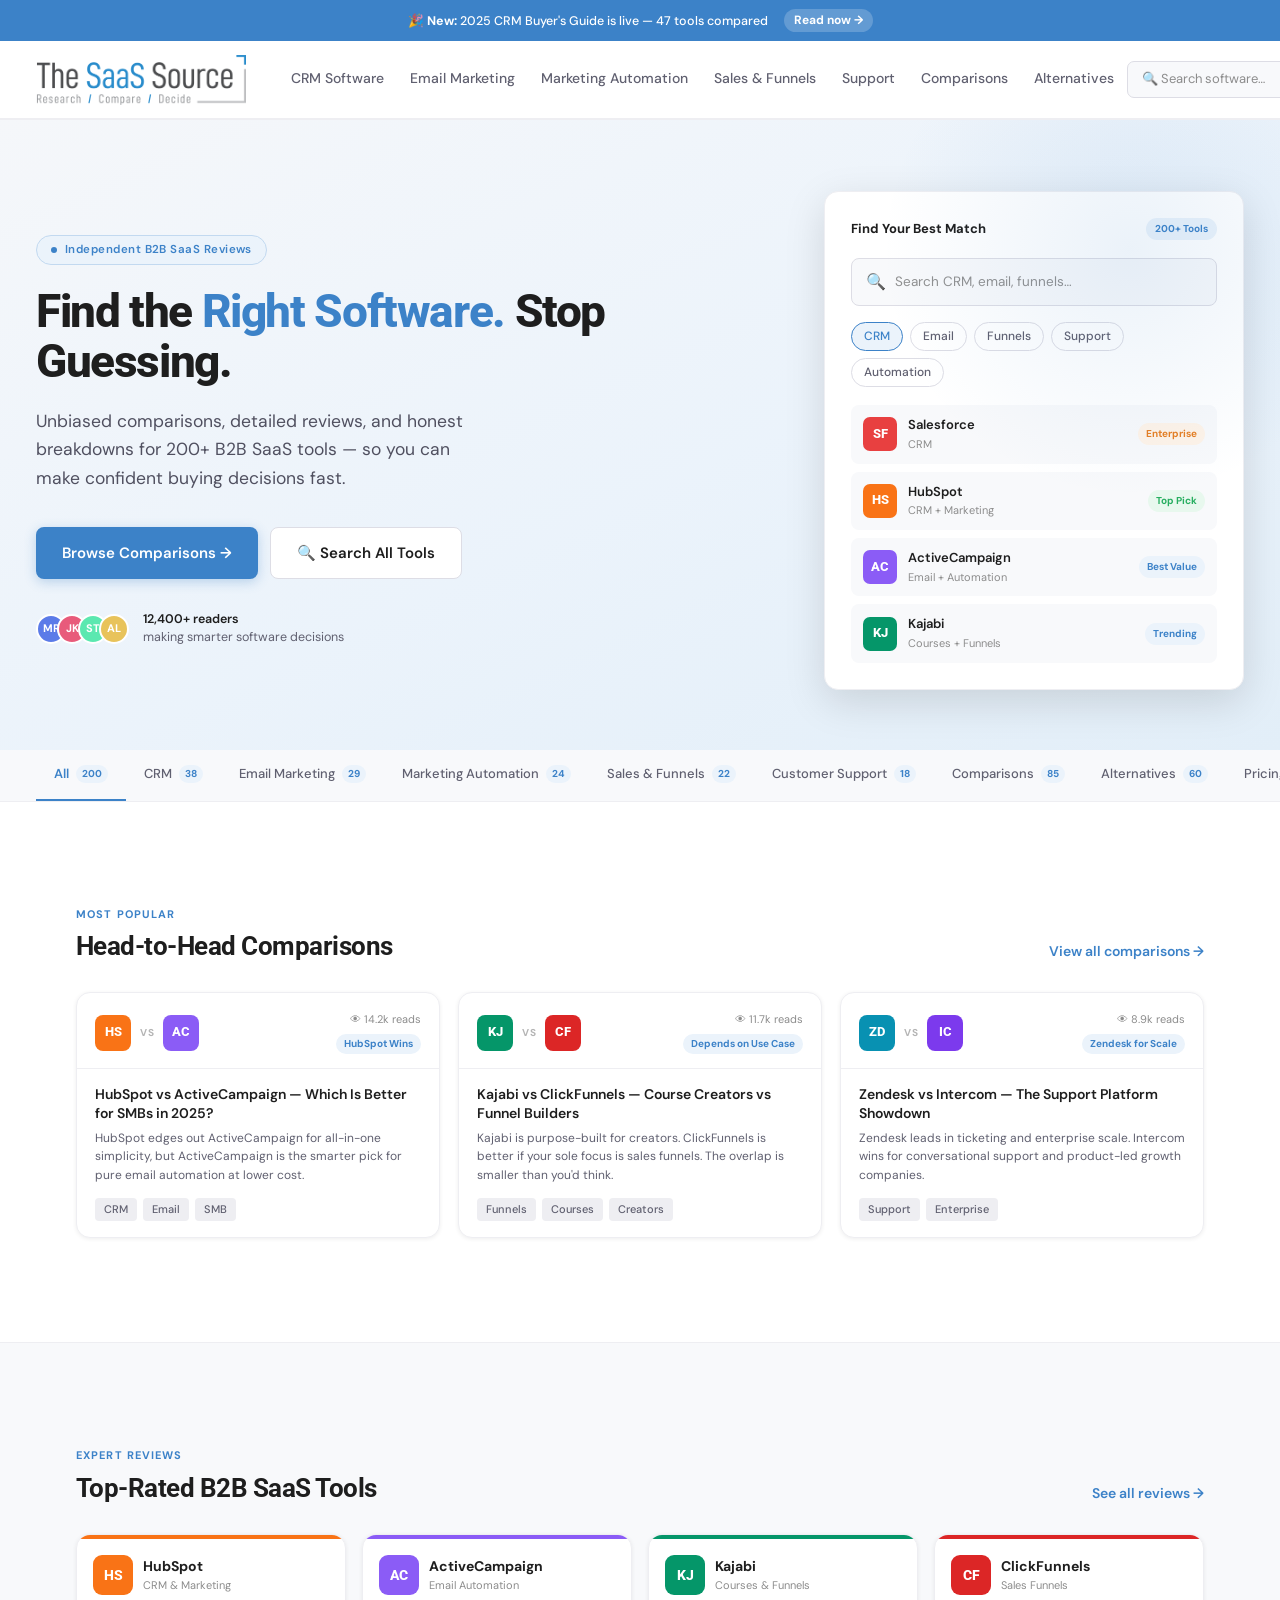
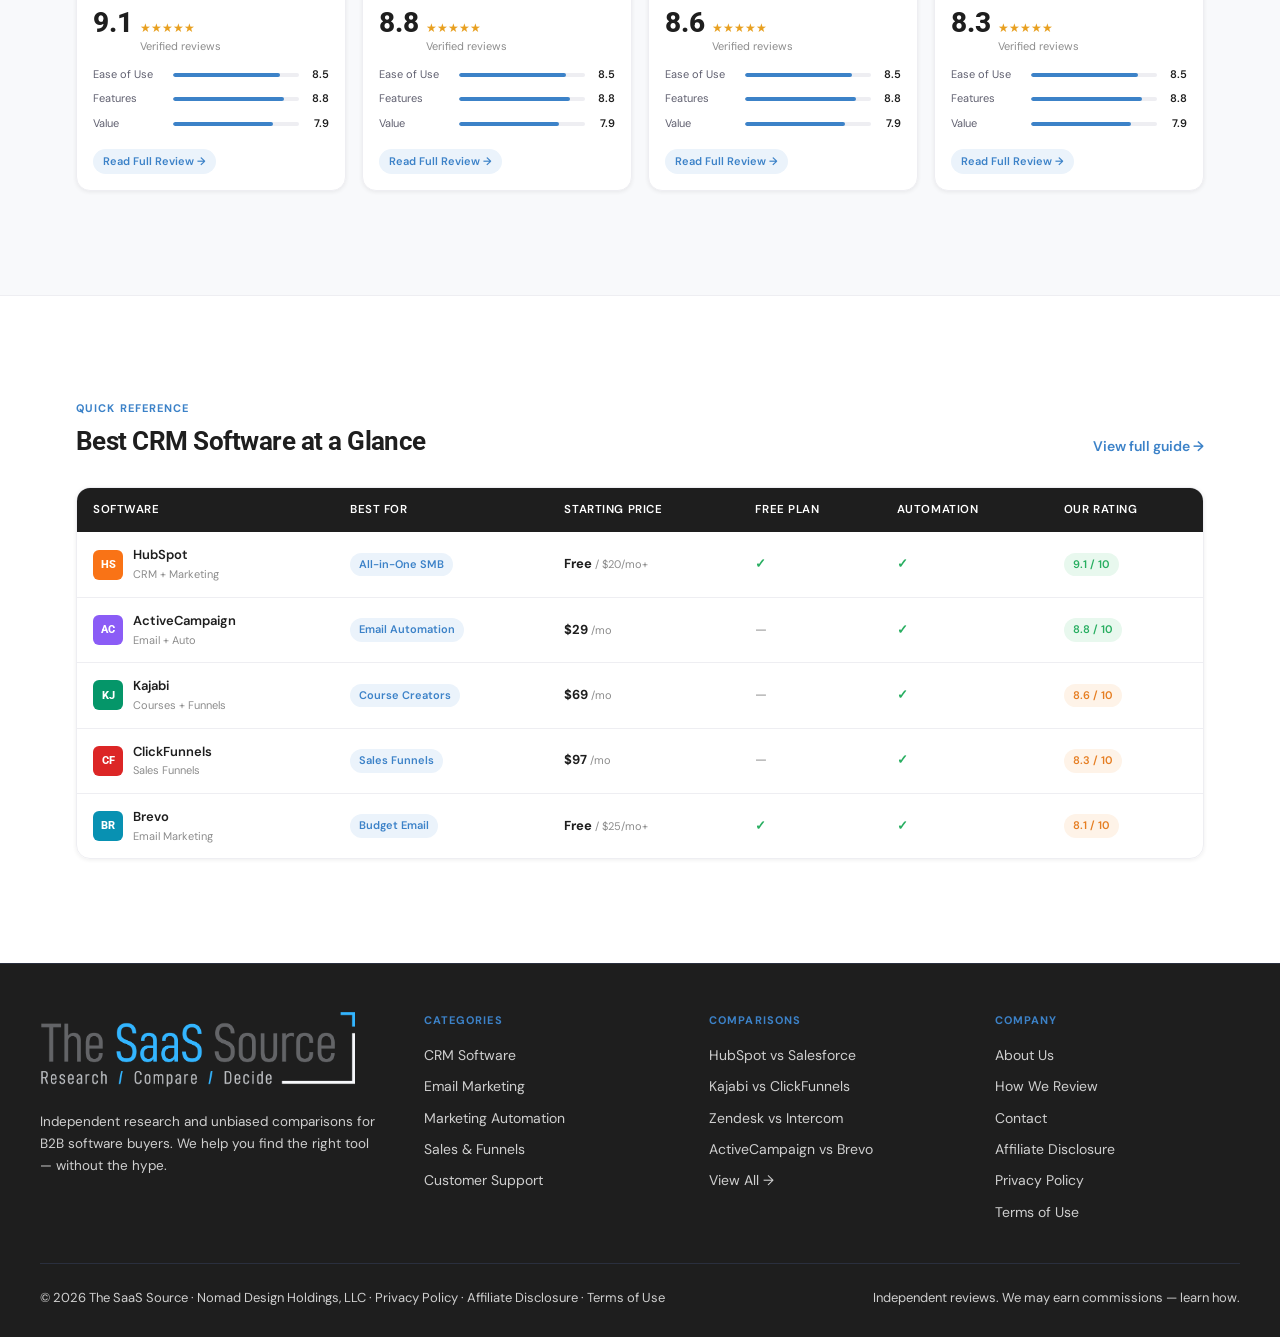
<file: index.html>
<!DOCTYPE html>
<html lang="en">
<head>
<meta charset="UTF-8">
<meta name="viewport" content="width=device-width, initial-scale=1.0">
<title>Home — The SaaS Source</title>
<link href="https://fonts.googleapis.com/css2?family=Roboto:wght@400;500;700;900&family=DM+Sans:ital,opsz,wght@0,9..40,300;0,9..40,400;0,9..40,500;0,9..40,600;1,9..40,400&display=swap" rel="stylesheet">
<link rel="stylesheet" href="css/styles.css">
</head>
<body>
<!-- Announcement Bar -->
<div class="announce">
  <span>🎉 <strong>New:</strong> 2025 CRM Buyer's Guide is live — 47 tools compared</span>
  <a href="#">Read now →</a>
</div>
<!-- Navigation -->
<nav class="nav">
  <a href="index.html" class="nav-logo">
    <img src="images/logo.png" alt="The SaaS Source" class="nav-logo-img">
  </a>
  <div class="nav-links">
    <a href="category-crm.html" class="nav-link">CRM Software</a>
    <a href="category-email-marketing.html" class="nav-link">Email Marketing</a>
    <a href="category-marketing-automation.html" class="nav-link">Marketing Automation</a>
    <a href="#" class="nav-link">Sales & Funnels</a>
    <a href="#" class="nav-link">Support</a>
    <a href="comparison-template.html" class="nav-link">Comparisons</a>
    <a href="alternatives-template.html" class="nav-link">Alternatives</a>
  </div>
  <div class="nav-right">
    <div class="nav-search">🔍 Search software…</div>
    <a href="comparison-template.html" class="nav-btn">Compare Tools →</a>
  </div>
  <button class="nav-toggle"><span></span><span></span><span></span></button>
</nav>

<!-- Hero -->
<section class="hero">
  <div class="hero-inner">
  <div class="hero-left">
    <div class="hero-eyebrow"><div class="eyebrow-dot"></div> Independent B2B SaaS Reviews</div>
    <h1>Find the <span class="accent">Right Software.</span> Stop Guessing.</h1>
    <p class="hero-sub">Unbiased comparisons, detailed reviews, and honest breakdowns for 200+ B2B SaaS tools — so you can make confident buying decisions fast.</p>
    <div class="hero-actions">
      <a href="comparison-template.html" class="btn-primary">Browse Comparisons →</a>
      <a href="category-crm.html" class="btn-ghost">🔍 Search All Tools</a>
    </div>
    <div class="hero-social">
      <div class="s-avatars">
        <div class="s-avatar av1">MR</div>
        <div class="s-avatar av2">JK</div>
        <div class="s-avatar av3">ST</div>
        <div class="s-avatar av4">AL</div>
      </div>
      <div class="social-text"><strong>12,400+ readers</strong><br>making smarter software decisions</div>
    </div>
  </div>
  <div class="hero-right">
    <div class="hero-card">
      <div class="hc-header">
        <div class="hc-title">Find Your Best Match</div>
        <div class="hc-badge">200+ Tools</div>
      </div>
      <div class="hc-search"><span>🔍</span><div class="hc-search-text">Search CRM, email, funnels…</div></div>
      <div class="hc-tags">
        <a href="category-crm.html" class="hc-tag on">CRM</a>
        <a href="category-email-marketing.html" class="hc-tag">Email</a>
        <a href="#" class="hc-tag">Funnels</a>
        <a href="#" class="hc-tag">Support</a>
        <a href="category-marketing-automation.html" class="hc-tag">Automation</a>
      </div>
      <div class="hc-items">
        <a href="review-template.html" class="hc-item"><div class="hc-ico" style="background:#E84040;">SF</div><div class="hc-meta"><div class="hc-name">Salesforce</div><div class="hc-cat">CRM</div></div><div class="hc-pill pill-amber">Enterprise</div></a>
        <a href="review-template.html" class="hc-item"><div class="hc-ico" style="background:#F97316;">HS</div><div class="hc-meta"><div class="hc-name">HubSpot</div><div class="hc-cat">CRM + Marketing</div></div><div class="hc-pill pill-green">Top Pick</div></a>
        <a href="review-template.html" class="hc-item"><div class="hc-ico" style="background:#8B5CF6;">AC</div><div class="hc-meta"><div class="hc-name">ActiveCampaign</div><div class="hc-cat">Email + Automation</div></div><div class="hc-pill pill-blue">Best Value</div></a>
        <a href="review-template.html" class="hc-item"><div class="hc-ico" style="background:#059669;">KJ</div><div class="hc-meta"><div class="hc-name">Kajabi</div><div class="hc-cat">Courses + Funnels</div></div><div class="hc-pill pill-blue">Trending</div></a>
      </div>
    </div>
  </div>
</section>

<!-- Category Bar -->
<div class="catbar">
  <div class="catbar-inner">
    <div class="cat-item on">All <span class="cat-cnt">200</span></div>
    <a href="category-crm.html" class="cat-item">CRM <span class="cat-cnt">38</span></a>
    <a href="category-email-marketing.html" class="cat-item">Email Marketing <span class="cat-cnt">29</span></a>
    <a href="category-marketing-automation.html" class="cat-item">Marketing Automation <span class="cat-cnt">24</span></a>
    <div class="cat-item">Sales &amp; Funnels <span class="cat-cnt">22</span></div>
    <div class="cat-item">Customer Support <span class="cat-cnt">18</span></div>
    <a href="comparison-template.html" class="cat-item">Comparisons <span class="cat-cnt">85</span></a>
    <a href="alternatives-template.html" class="cat-item">Alternatives <span class="cat-cnt">60</span></a>
    <div class="cat-item">Pricing <span class="cat-cnt">55</span></div>
  </div>
</div>

<!-- Featured Comparisons -->
<section class="section-full">
  <div style="max-width:1200px;margin:0 auto;padding:52px 36px;">
    <div class="sec-head">
      <div>
        <div class="sec-eyebrow">Most Popular</div>
        <div class="sec-title">Head-to-Head Comparisons</div>
      </div>
      <a href="comparison-template.html" class="sec-link">View all comparisons →</a>
    </div>
    <div class="comp-grid">
      <a href="comparison-template.html" class="comp-card" style="text-decoration:none;">
        <div class="cc-top">
          <div class="vs-row"><div class="p-badge" style="background:#F97316;">HS</div><div class="vs-sep">VS</div><div class="p-badge" style="background:#8B5CF6;">AC</div></div>
          <div class="cc-meta"><div class="cc-reads">👁 14.2k reads</div><div class="cc-verdict">HubSpot Wins</div></div>
        </div>
        <div class="cc-body">
          <div class="cc-title">HubSpot vs ActiveCampaign — Which Is Better for SMBs in 2025?</div>
          <div class="cc-snip">HubSpot edges out ActiveCampaign for all-in-one simplicity, but ActiveCampaign is the smarter pick for pure email automation at lower cost.</div>
          <div class="cc-tags"><span class="cc-tag">CRM</span><span class="cc-tag">Email</span><span class="cc-tag">SMB</span></div>
        </div>
      </a>
      <a href="comparison-template.html" class="comp-card" style="text-decoration:none;">
        <div class="cc-top">
          <div class="vs-row"><div class="p-badge" style="background:#059669;">KJ</div><div class="vs-sep">VS</div><div class="p-badge" style="background:#DC2626;">CF</div></div>
          <div class="cc-meta"><div class="cc-reads">👁 11.7k reads</div><div class="cc-verdict">Depends on Use Case</div></div>
        </div>
        <div class="cc-body">
          <div class="cc-title">Kajabi vs ClickFunnels — Course Creators vs Funnel Builders</div>
          <div class="cc-snip">Kajabi is purpose-built for creators. ClickFunnels is better if your sole focus is sales funnels. The overlap is smaller than you'd think.</div>
          <div class="cc-tags"><span class="cc-tag">Funnels</span><span class="cc-tag">Courses</span><span class="cc-tag">Creators</span></div>
        </div>
      </a>
      <a href="comparison-template.html" class="comp-card" style="text-decoration:none;">
        <div class="cc-top">
          <div class="vs-row"><div class="p-badge" style="background:#0891B2;">ZD</div><div class="vs-sep">VS</div><div class="p-badge" style="background:#7C3AED;">IC</div></div>
          <div class="cc-meta"><div class="cc-reads">👁 8.9k reads</div><div class="cc-verdict">Zendesk for Scale</div></div>
        </div>
        <div class="cc-body">
          <div class="cc-title">Zendesk vs Intercom — The Support Platform Showdown</div>
          <div class="cc-snip">Zendesk leads in ticketing and enterprise scale. Intercom wins for conversational support and product-led growth companies.</div>
          <div class="cc-tags"><span class="cc-tag">Support</span><span class="cc-tag">Enterprise</span></div>
        </div>
      </a>
    </div>
  </div>
</section>

<!-- Top Reviewed -->
<section class="section-full alt">
  <div style="max-width:1200px;margin:0 auto;padding:52px 36px;">
    <div class="sec-head">
      <div>
        <div class="sec-eyebrow">Expert Reviews</div>
        <div class="sec-title">Top-Rated B2B SaaS Tools</div>
      </div>
      <a href="category-crm.html" class="sec-link">See all reviews →</a>
    </div>
    <div class="rev-grid">
<div class="rev-card">
  <div class="rev-stripe" style="background:#F97316;"></div>
  <div class="rev-body">
    <div class="rv-head">
      <div class="rv-logo" style="background:#F97316;">HS</div>
      <div><div class="rv-name">HubSpot</div><div class="rv-cat">CRM & Marketing</div></div>
    </div>
    <div class="rv-score">
      <div class="rv-num">9.1</div>
      <div><div class="rv-stars">★★★★★</div><div class="rv-cnt">Verified reviews</div></div>
    </div>
    <div class="rv-bars">
      <div class="rv-bar-row"><div class="rv-bar-lbl">Ease of Use</div><div class="rv-bar-track"><div class="rv-bar-fill" style="width:85%;"></div></div><div class="rv-bar-val">8.5</div></div>
      <div class="rv-bar-row"><div class="rv-bar-lbl">Features</div><div class="rv-bar-track"><div class="rv-bar-fill" style="width:88%;"></div></div><div class="rv-bar-val">8.8</div></div>
      <div class="rv-bar-row"><div class="rv-bar-lbl">Value</div><div class="rv-bar-track"><div class="rv-bar-fill" style="width:79%;"></div></div><div class="rv-bar-val">7.9</div></div>
    </div>
    <a href="review-template.html" class="rv-tag">Read Full Review →</a>
  </div>
</div><div class="rev-card">
  <div class="rev-stripe" style="background:#8B5CF6;"></div>
  <div class="rev-body">
    <div class="rv-head">
      <div class="rv-logo" style="background:#8B5CF6;">AC</div>
      <div><div class="rv-name">ActiveCampaign</div><div class="rv-cat">Email Automation</div></div>
    </div>
    <div class="rv-score">
      <div class="rv-num">8.8</div>
      <div><div class="rv-stars">★★★★★</div><div class="rv-cnt">Verified reviews</div></div>
    </div>
    <div class="rv-bars">
      <div class="rv-bar-row"><div class="rv-bar-lbl">Ease of Use</div><div class="rv-bar-track"><div class="rv-bar-fill" style="width:85%;"></div></div><div class="rv-bar-val">8.5</div></div>
      <div class="rv-bar-row"><div class="rv-bar-lbl">Features</div><div class="rv-bar-track"><div class="rv-bar-fill" style="width:88%;"></div></div><div class="rv-bar-val">8.8</div></div>
      <div class="rv-bar-row"><div class="rv-bar-lbl">Value</div><div class="rv-bar-track"><div class="rv-bar-fill" style="width:79%;"></div></div><div class="rv-bar-val">7.9</div></div>
    </div>
    <a href="review-template.html" class="rv-tag">Read Full Review →</a>
  </div>
</div><div class="rev-card">
  <div class="rev-stripe" style="background:#059669;"></div>
  <div class="rev-body">
    <div class="rv-head">
      <div class="rv-logo" style="background:#059669;">KJ</div>
      <div><div class="rv-name">Kajabi</div><div class="rv-cat">Courses & Funnels</div></div>
    </div>
    <div class="rv-score">
      <div class="rv-num">8.6</div>
      <div><div class="rv-stars">★★★★★</div><div class="rv-cnt">Verified reviews</div></div>
    </div>
    <div class="rv-bars">
      <div class="rv-bar-row"><div class="rv-bar-lbl">Ease of Use</div><div class="rv-bar-track"><div class="rv-bar-fill" style="width:85%;"></div></div><div class="rv-bar-val">8.5</div></div>
      <div class="rv-bar-row"><div class="rv-bar-lbl">Features</div><div class="rv-bar-track"><div class="rv-bar-fill" style="width:88%;"></div></div><div class="rv-bar-val">8.8</div></div>
      <div class="rv-bar-row"><div class="rv-bar-lbl">Value</div><div class="rv-bar-track"><div class="rv-bar-fill" style="width:79%;"></div></div><div class="rv-bar-val">7.9</div></div>
    </div>
    <a href="review-template.html" class="rv-tag">Read Full Review →</a>
  </div>
</div><div class="rev-card">
  <div class="rev-stripe" style="background:#DC2626;"></div>
  <div class="rev-body">
    <div class="rv-head">
      <div class="rv-logo" style="background:#DC2626;">CF</div>
      <div><div class="rv-name">ClickFunnels</div><div class="rv-cat">Sales Funnels</div></div>
    </div>
    <div class="rv-score">
      <div class="rv-num">8.3</div>
      <div><div class="rv-stars">★★★★★</div><div class="rv-cnt">Verified reviews</div></div>
    </div>
    <div class="rv-bars">
      <div class="rv-bar-row"><div class="rv-bar-lbl">Ease of Use</div><div class="rv-bar-track"><div class="rv-bar-fill" style="width:85%;"></div></div><div class="rv-bar-val">8.5</div></div>
      <div class="rv-bar-row"><div class="rv-bar-lbl">Features</div><div class="rv-bar-track"><div class="rv-bar-fill" style="width:88%;"></div></div><div class="rv-bar-val">8.8</div></div>
      <div class="rv-bar-row"><div class="rv-bar-lbl">Value</div><div class="rv-bar-track"><div class="rv-bar-fill" style="width:79%;"></div></div><div class="rv-bar-val">7.9</div></div>
    </div>
    <a href="review-template.html" class="rv-tag">Read Full Review →</a>
  </div>
</div>
    </div>
  </div>
</section>

<!-- Best-For Table -->
<section class="section-full">
  <div style="max-width:1200px;margin:0 auto;padding:52px 36px;">
    <div class="sec-head">
      <div>
        <div class="sec-eyebrow">Quick Reference</div>
        <div class="sec-title">Best CRM Software at a Glance</div>
      </div>
      <a href="category-crm.html" class="sec-link">View full guide →</a>
    </div>
    <div class="bf-wrap">
      <table class="bf">
        <thead><tr><th>Software</th><th>Best For</th><th>Starting Price</th><th>Free Plan</th><th>Automation</th><th>Our Rating</th></tr></thead>
        <tbody>
          <tr>
            <td><div class="td-prod"><div class="td-ico" style="background:#F97316;">HS</div><div><div class="td-name">HubSpot</div><div class="td-cat">CRM + Marketing</div></div></div></td>
            <td><span class="bf-pill bf-pill-blue">All-in-One SMB</span></td>
            <td><span class="td-price">Free <small>/ $20/mo+</small></span></td>
            <td><span class="check">✓</span></td>
            <td><span class="check">✓</span></td>
            <td><span class="bf-pill bf-pill-green">9.1 / 10</span></td>
          </tr>
          <tr>
            <td><div class="td-prod"><div class="td-ico" style="background:#8B5CF6;">AC</div><div><div class="td-name">ActiveCampaign</div><div class="td-cat">Email + Auto</div></div></div></td>
            <td><span class="bf-pill bf-pill-blue">Email Automation</span></td>
            <td><span class="td-price">$29 <small>/mo</small></span></td>
            <td><span class="cross">—</span></td>
            <td><span class="check">✓</span></td>
            <td><span class="bf-pill bf-pill-green">8.8 / 10</span></td>
          </tr>
          <tr>
            <td><div class="td-prod"><div class="td-ico" style="background:#059669;">KJ</div><div><div class="td-name">Kajabi</div><div class="td-cat">Courses + Funnels</div></div></div></td>
            <td><span class="bf-pill bf-pill-blue">Course Creators</span></td>
            <td><span class="td-price">$69 <small>/mo</small></span></td>
            <td><span class="cross">—</span></td>
            <td><span class="check">✓</span></td>
            <td><span class="bf-pill bf-pill-amber">8.6 / 10</span></td>
          </tr>
          <tr>
            <td><div class="td-prod"><div class="td-ico" style="background:#DC2626;">CF</div><div><div class="td-name">ClickFunnels</div><div class="td-cat">Sales Funnels</div></div></div></td>
            <td><span class="bf-pill bf-pill-blue">Sales Funnels</span></td>
            <td><span class="td-price">$97 <small>/mo</small></span></td>
            <td><span class="cross">—</span></td>
            <td><span class="check">✓</span></td>
            <td><span class="bf-pill bf-pill-amber">8.3 / 10</span></td>
          </tr>
          <tr>
            <td><div class="td-prod"><div class="td-ico" style="background:#0891B2;">BR</div><div><div class="td-name">Brevo</div><div class="td-cat">Email Marketing</div></div></div></td>
            <td><span class="bf-pill bf-pill-blue">Budget Email</span></td>
            <td><span class="td-price">Free <small>/ $25/mo+</small></span></td>
            <td><span class="check">✓</span></td>
            <td><span class="check">✓</span></td>
            <td><span class="bf-pill bf-pill-amber">8.1 / 10</span></td>
          </tr>
        </tbody>
      </table>
    </div>
  </div>
</section>

<!-- Footer -->
<footer class="footer">
  <div class="footer-grid">
    <div class="footer-brand">
      <div class="footer-logo"><img src="images/logo.png" alt="The SaaS Source" class="footer-logo-img"></div>
      <p>Independent research and unbiased comparisons for B2B software buyers. We help you find the right tool — without the hype.</p>
    </div>
    <div class="footer-col">
      <h4>Categories</h4>
      <div class="footer-links">
        <a href="category-crm.html" class="footer-link">CRM Software</a>
        <a href="category-email-marketing.html" class="footer-link">Email Marketing</a>
        <a href="category-marketing-automation.html" class="footer-link">Marketing Automation</a>
        <a href="#" class="footer-link">Sales &amp; Funnels</a>
        <a href="#" class="footer-link">Customer Support</a>
      </div>
    </div>
    <div class="footer-col">
      <h4>Comparisons</h4>
      <div class="footer-links">
        <a href="comparison-template.html" class="footer-link">HubSpot vs Salesforce</a>
        <a href="#" class="footer-link">Kajabi vs ClickFunnels</a>
        <a href="#" class="footer-link">Zendesk vs Intercom</a>
        <a href="#" class="footer-link">ActiveCampaign vs Brevo</a>
        <a href="comparison-template.html" class="footer-link">View All →</a>
      </div>
    </div>
    <div class="footer-col">
      <h4>Company</h4>
      <div class="footer-links">
        <a href="about.html" class="footer-link">About Us</a>
        <a href="about.html#methodology" class="footer-link">How We Review</a>
        <a href="contact.html" class="footer-link">Contact</a>
        <a href="affiliate-disclosure.html" class="footer-link">Affiliate Disclosure</a>
        <a href="privacy-policy.html" class="footer-link">Privacy Policy</a>
        <a href="terms-of-use.html" class="footer-link">Terms of Use</a>
      </div>
    </div>
  </div>
  <div class="footer-bottom">
    <div class="footer-legal">© 2026 The SaaS Source · Nomad Design Holdings, LLC · <a href="privacy-policy.html">Privacy Policy</a> · <a href="affiliate-disclosure.html">Affiliate Disclosure</a> · <a href="terms-of-use.html">Terms of Use</a></div>
    <div class="footer-legal">Independent reviews. We may earn commissions — <a href="affiliate-disclosure.html">learn how</a>.</div>
  </div>
</footer>
</body>
</html>
</file>
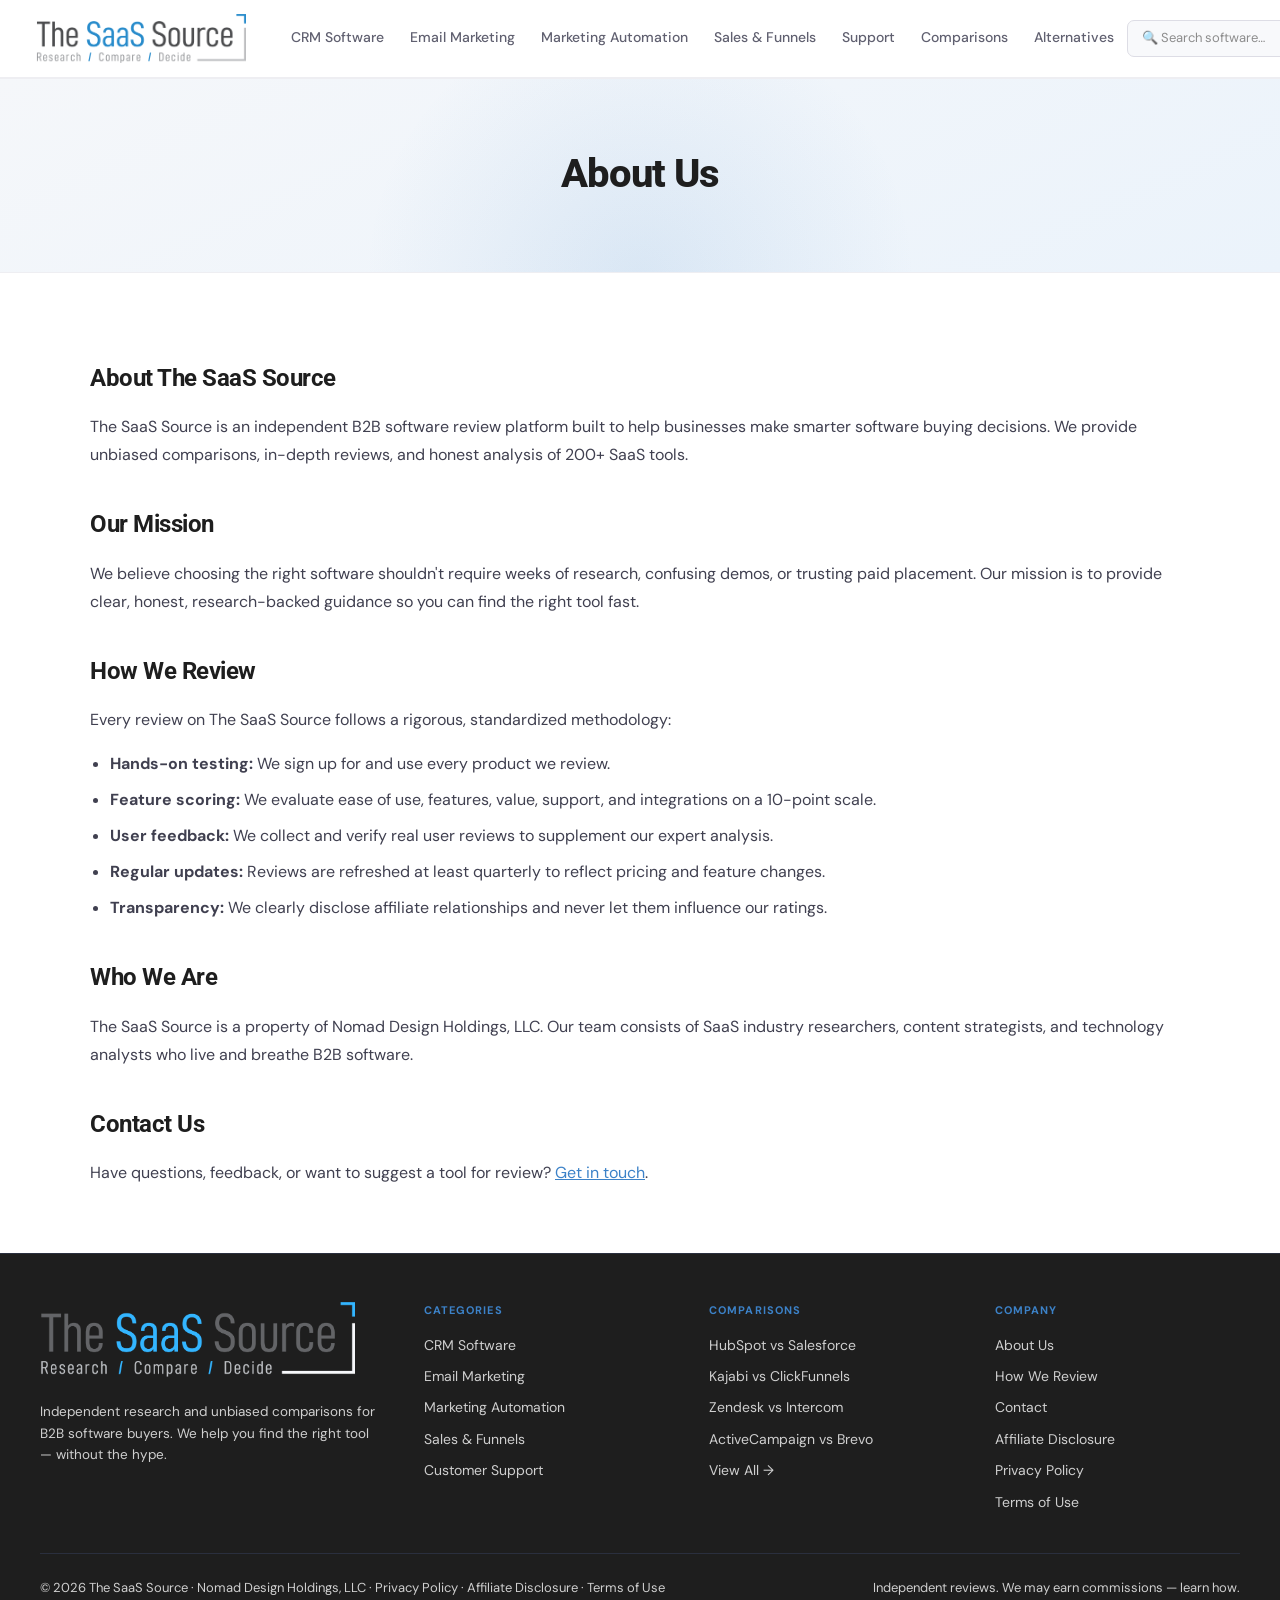
<file: about.html>
<!DOCTYPE html>
<html lang="en">
<head>
<meta charset="UTF-8">
<meta name="viewport" content="width=device-width, initial-scale=1.0">
<title>About Us — The SaaS Source</title>
<link href="https://fonts.googleapis.com/css2?family=Roboto:wght@400;500;700;900&family=DM+Sans:ital,opsz,wght@0,9..40,300;0,9..40,400;0,9..40,500;0,9..40,600;1,9..40,400&display=swap" rel="stylesheet">
<link rel="stylesheet" href="css/styles.css">
</head>
<body>
<!-- Navigation -->
<nav class="nav">
  <a href="index.html" class="nav-logo">
    <img src="images/logo.png" alt="The SaaS Source" class="nav-logo-img">
  </a>
  <div class="nav-links">
    <a href="category-crm.html" class="nav-link">CRM Software</a>
    <a href="category-email-marketing.html" class="nav-link">Email Marketing</a>
    <a href="category-marketing-automation.html" class="nav-link">Marketing Automation</a>
    <a href="#" class="nav-link">Sales & Funnels</a>
    <a href="#" class="nav-link">Support</a>
    <a href="comparison-template.html" class="nav-link">Comparisons</a>
    <a href="alternatives-template.html" class="nav-link">Alternatives</a>
  </div>
  <div class="nav-right">
    <div class="nav-search">🔍 Search software…</div>
    <a href="comparison-template.html" class="nav-btn">Compare Tools →</a>
  </div>
  <button class="nav-toggle"><span></span><span></span><span></span></button>
</nav>

<div class="page-hero">
  <div class="hero-inner">
  <h1>About Us</h1>
  </div>
</div>
<div class="page-content">

<div class="prose">
  <h2>About The SaaS Source</h2>
  <p>The SaaS Source is an independent B2B software review platform built to help businesses make smarter software buying decisions. We provide unbiased comparisons, in-depth reviews, and honest analysis of 200+ SaaS tools.</p>
  
  <h2>Our Mission</h2>
  <p>We believe choosing the right software shouldn't require weeks of research, confusing demos, or trusting paid placement. Our mission is to provide clear, honest, research-backed guidance so you can find the right tool fast.</p>
  
  <h2 id="methodology">How We Review</h2>
  <p>Every review on The SaaS Source follows a rigorous, standardized methodology:</p>
  <ul>
    <li><strong>Hands-on testing:</strong> We sign up for and use every product we review.</li>
    <li><strong>Feature scoring:</strong> We evaluate ease of use, features, value, support, and integrations on a 10-point scale.</li>
    <li><strong>User feedback:</strong> We collect and verify real user reviews to supplement our expert analysis.</li>
    <li><strong>Regular updates:</strong> Reviews are refreshed at least quarterly to reflect pricing and feature changes.</li>
    <li><strong>Transparency:</strong> We clearly disclose affiliate relationships and never let them influence our ratings.</li>
  </ul>
  
  <h2>Who We Are</h2>
  <p>The SaaS Source is a property of Nomad Design Holdings, LLC. Our team consists of SaaS industry researchers, content strategists, and technology analysts who live and breathe B2B software.</p>
  
  <h2>Contact Us</h2>
  <p>Have questions, feedback, or want to suggest a tool for review? <a href="contact.html">Get in touch</a>.</p>
</div>

</div>
<!-- Footer -->
<footer class="footer">
  <div class="footer-grid">
    <div class="footer-brand">
      <div class="footer-logo"><img src="images/logo.png" alt="The SaaS Source" class="footer-logo-img"></div>
      <p>Independent research and unbiased comparisons for B2B software buyers. We help you find the right tool — without the hype.</p>
    </div>
    <div class="footer-col">
      <h4>Categories</h4>
      <div class="footer-links">
        <a href="category-crm.html" class="footer-link">CRM Software</a>
        <a href="category-email-marketing.html" class="footer-link">Email Marketing</a>
        <a href="category-marketing-automation.html" class="footer-link">Marketing Automation</a>
        <a href="#" class="footer-link">Sales &amp; Funnels</a>
        <a href="#" class="footer-link">Customer Support</a>
      </div>
    </div>
    <div class="footer-col">
      <h4>Comparisons</h4>
      <div class="footer-links">
        <a href="comparison-template.html" class="footer-link">HubSpot vs Salesforce</a>
        <a href="#" class="footer-link">Kajabi vs ClickFunnels</a>
        <a href="#" class="footer-link">Zendesk vs Intercom</a>
        <a href="#" class="footer-link">ActiveCampaign vs Brevo</a>
        <a href="comparison-template.html" class="footer-link">View All →</a>
      </div>
    </div>
    <div class="footer-col">
      <h4>Company</h4>
      <div class="footer-links">
        <a href="about.html" class="footer-link">About Us</a>
        <a href="about.html#methodology" class="footer-link">How We Review</a>
        <a href="contact.html" class="footer-link">Contact</a>
        <a href="affiliate-disclosure.html" class="footer-link">Affiliate Disclosure</a>
        <a href="privacy-policy.html" class="footer-link">Privacy Policy</a>
        <a href="terms-of-use.html" class="footer-link">Terms of Use</a>
      </div>
    </div>
  </div>
  <div class="footer-bottom">
    <div class="footer-legal">© 2026 The SaaS Source · Nomad Design Holdings, LLC · <a href="privacy-policy.html">Privacy Policy</a> · <a href="affiliate-disclosure.html">Affiliate Disclosure</a> · <a href="terms-of-use.html">Terms of Use</a></div>
    <div class="footer-legal">Independent reviews. We may earn commissions — <a href="affiliate-disclosure.html">learn how</a>.</div>
  </div>
</footer>
</body>
</html>
</file>
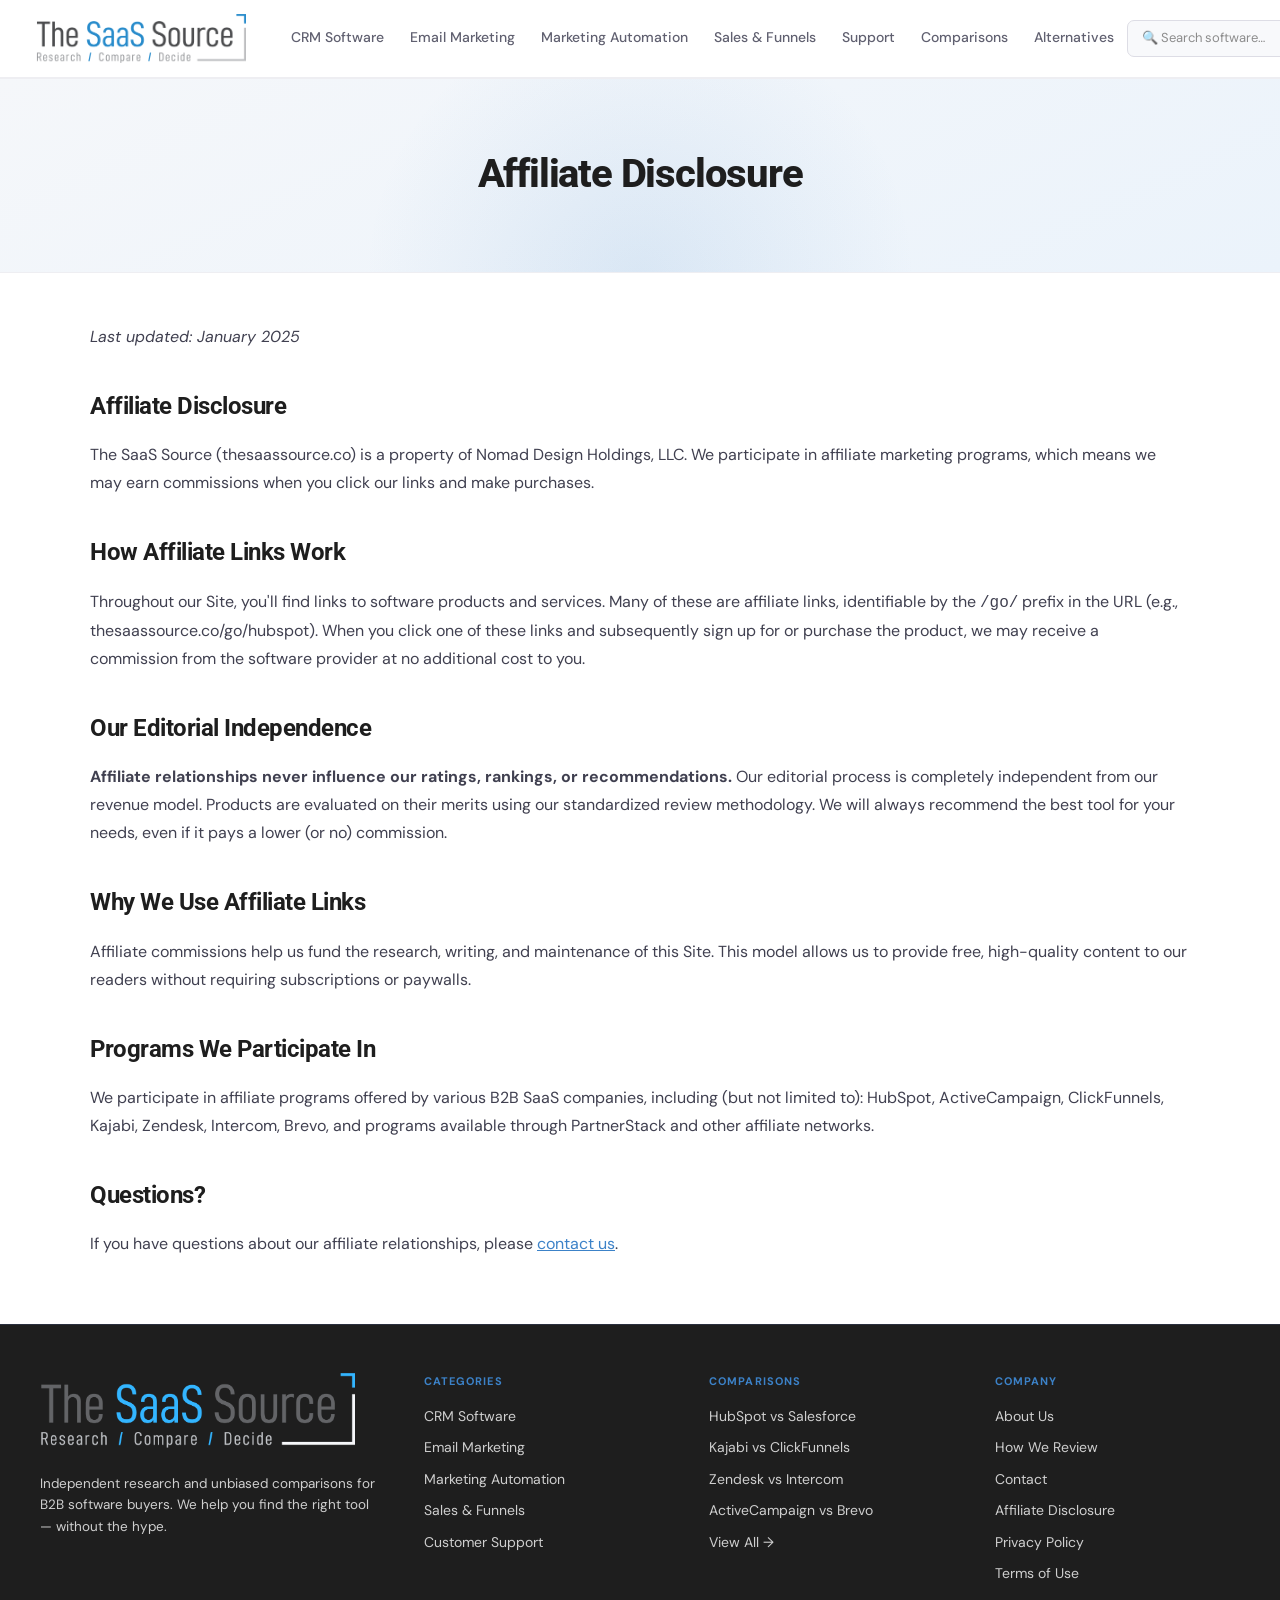
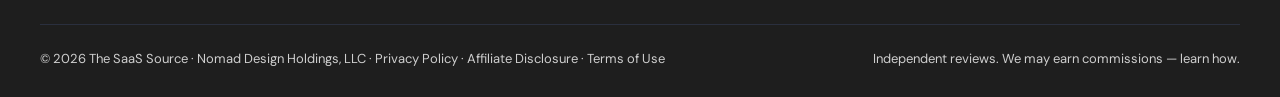
<file: affiliate-disclosure.html>
<!DOCTYPE html>
<html lang="en">
<head>
<meta charset="UTF-8">
<meta name="viewport" content="width=device-width, initial-scale=1.0">
<title>Affiliate Disclosure — The SaaS Source</title>
<link href="https://fonts.googleapis.com/css2?family=Roboto:wght@400;500;700;900&family=DM+Sans:ital,opsz,wght@0,9..40,300;0,9..40,400;0,9..40,500;0,9..40,600;1,9..40,400&display=swap" rel="stylesheet">
<link rel="stylesheet" href="css/styles.css">
</head>
<body>
<!-- Navigation -->
<nav class="nav">
  <a href="index.html" class="nav-logo">
    <img src="images/logo.png" alt="The SaaS Source" class="nav-logo-img">
  </a>
  <div class="nav-links">
    <a href="category-crm.html" class="nav-link">CRM Software</a>
    <a href="category-email-marketing.html" class="nav-link">Email Marketing</a>
    <a href="category-marketing-automation.html" class="nav-link">Marketing Automation</a>
    <a href="#" class="nav-link">Sales & Funnels</a>
    <a href="#" class="nav-link">Support</a>
    <a href="comparison-template.html" class="nav-link">Comparisons</a>
    <a href="alternatives-template.html" class="nav-link">Alternatives</a>
  </div>
  <div class="nav-right">
    <div class="nav-search">🔍 Search software…</div>
    <a href="comparison-template.html" class="nav-btn">Compare Tools →</a>
  </div>
  <button class="nav-toggle"><span></span><span></span><span></span></button>
</nav>

<div class="page-hero">
  <div class="hero-inner">
  <h1>Affiliate Disclosure</h1>
  </div>
</div>
<div class="page-content">

<div class="prose">
  <p><em>Last updated: January 2025</em></p>
  
  <h2>Affiliate Disclosure</h2>
  <p>The SaaS Source (thesaassource.co) is a property of Nomad Design Holdings, LLC. We participate in affiliate marketing programs, which means we may earn commissions when you click our links and make purchases.</p>
  
  <h2>How Affiliate Links Work</h2>
  <p>Throughout our Site, you'll find links to software products and services. Many of these are affiliate links, identifiable by the <code>/go/</code> prefix in the URL (e.g., thesaassource.co/go/hubspot). When you click one of these links and subsequently sign up for or purchase the product, we may receive a commission from the software provider at no additional cost to you.</p>
  
  <h2>Our Editorial Independence</h2>
  <p><strong>Affiliate relationships never influence our ratings, rankings, or recommendations.</strong> Our editorial process is completely independent from our revenue model. Products are evaluated on their merits using our standardized review methodology. We will always recommend the best tool for your needs, even if it pays a lower (or no) commission.</p>
  
  <h2>Why We Use Affiliate Links</h2>
  <p>Affiliate commissions help us fund the research, writing, and maintenance of this Site. This model allows us to provide free, high-quality content to our readers without requiring subscriptions or paywalls.</p>
  
  <h2>Programs We Participate In</h2>
  <p>We participate in affiliate programs offered by various B2B SaaS companies, including (but not limited to): HubSpot, ActiveCampaign, ClickFunnels, Kajabi, Zendesk, Intercom, Brevo, and programs available through PartnerStack and other affiliate networks.</p>
  
  <h2>Questions?</h2>
  <p>If you have questions about our affiliate relationships, please <a href="contact.html">contact us</a>.</p>
</div>

</div>
<!-- Footer -->
<footer class="footer">
  <div class="footer-grid">
    <div class="footer-brand">
      <div class="footer-logo"><img src="images/logo.png" alt="The SaaS Source" class="footer-logo-img"></div>
      <p>Independent research and unbiased comparisons for B2B software buyers. We help you find the right tool — without the hype.</p>
    </div>
    <div class="footer-col">
      <h4>Categories</h4>
      <div class="footer-links">
        <a href="category-crm.html" class="footer-link">CRM Software</a>
        <a href="category-email-marketing.html" class="footer-link">Email Marketing</a>
        <a href="category-marketing-automation.html" class="footer-link">Marketing Automation</a>
        <a href="#" class="footer-link">Sales &amp; Funnels</a>
        <a href="#" class="footer-link">Customer Support</a>
      </div>
    </div>
    <div class="footer-col">
      <h4>Comparisons</h4>
      <div class="footer-links">
        <a href="comparison-template.html" class="footer-link">HubSpot vs Salesforce</a>
        <a href="#" class="footer-link">Kajabi vs ClickFunnels</a>
        <a href="#" class="footer-link">Zendesk vs Intercom</a>
        <a href="#" class="footer-link">ActiveCampaign vs Brevo</a>
        <a href="comparison-template.html" class="footer-link">View All →</a>
      </div>
    </div>
    <div class="footer-col">
      <h4>Company</h4>
      <div class="footer-links">
        <a href="about.html" class="footer-link">About Us</a>
        <a href="about.html#methodology" class="footer-link">How We Review</a>
        <a href="contact.html" class="footer-link">Contact</a>
        <a href="affiliate-disclosure.html" class="footer-link">Affiliate Disclosure</a>
        <a href="privacy-policy.html" class="footer-link">Privacy Policy</a>
        <a href="terms-of-use.html" class="footer-link">Terms of Use</a>
      </div>
    </div>
  </div>
  <div class="footer-bottom">
    <div class="footer-legal">© 2026 The SaaS Source · Nomad Design Holdings, LLC · <a href="privacy-policy.html">Privacy Policy</a> · <a href="affiliate-disclosure.html">Affiliate Disclosure</a> · <a href="terms-of-use.html">Terms of Use</a></div>
    <div class="footer-legal">Independent reviews. We may earn commissions — <a href="affiliate-disclosure.html">learn how</a>.</div>
  </div>
</footer>
</body>
</html>
</file>
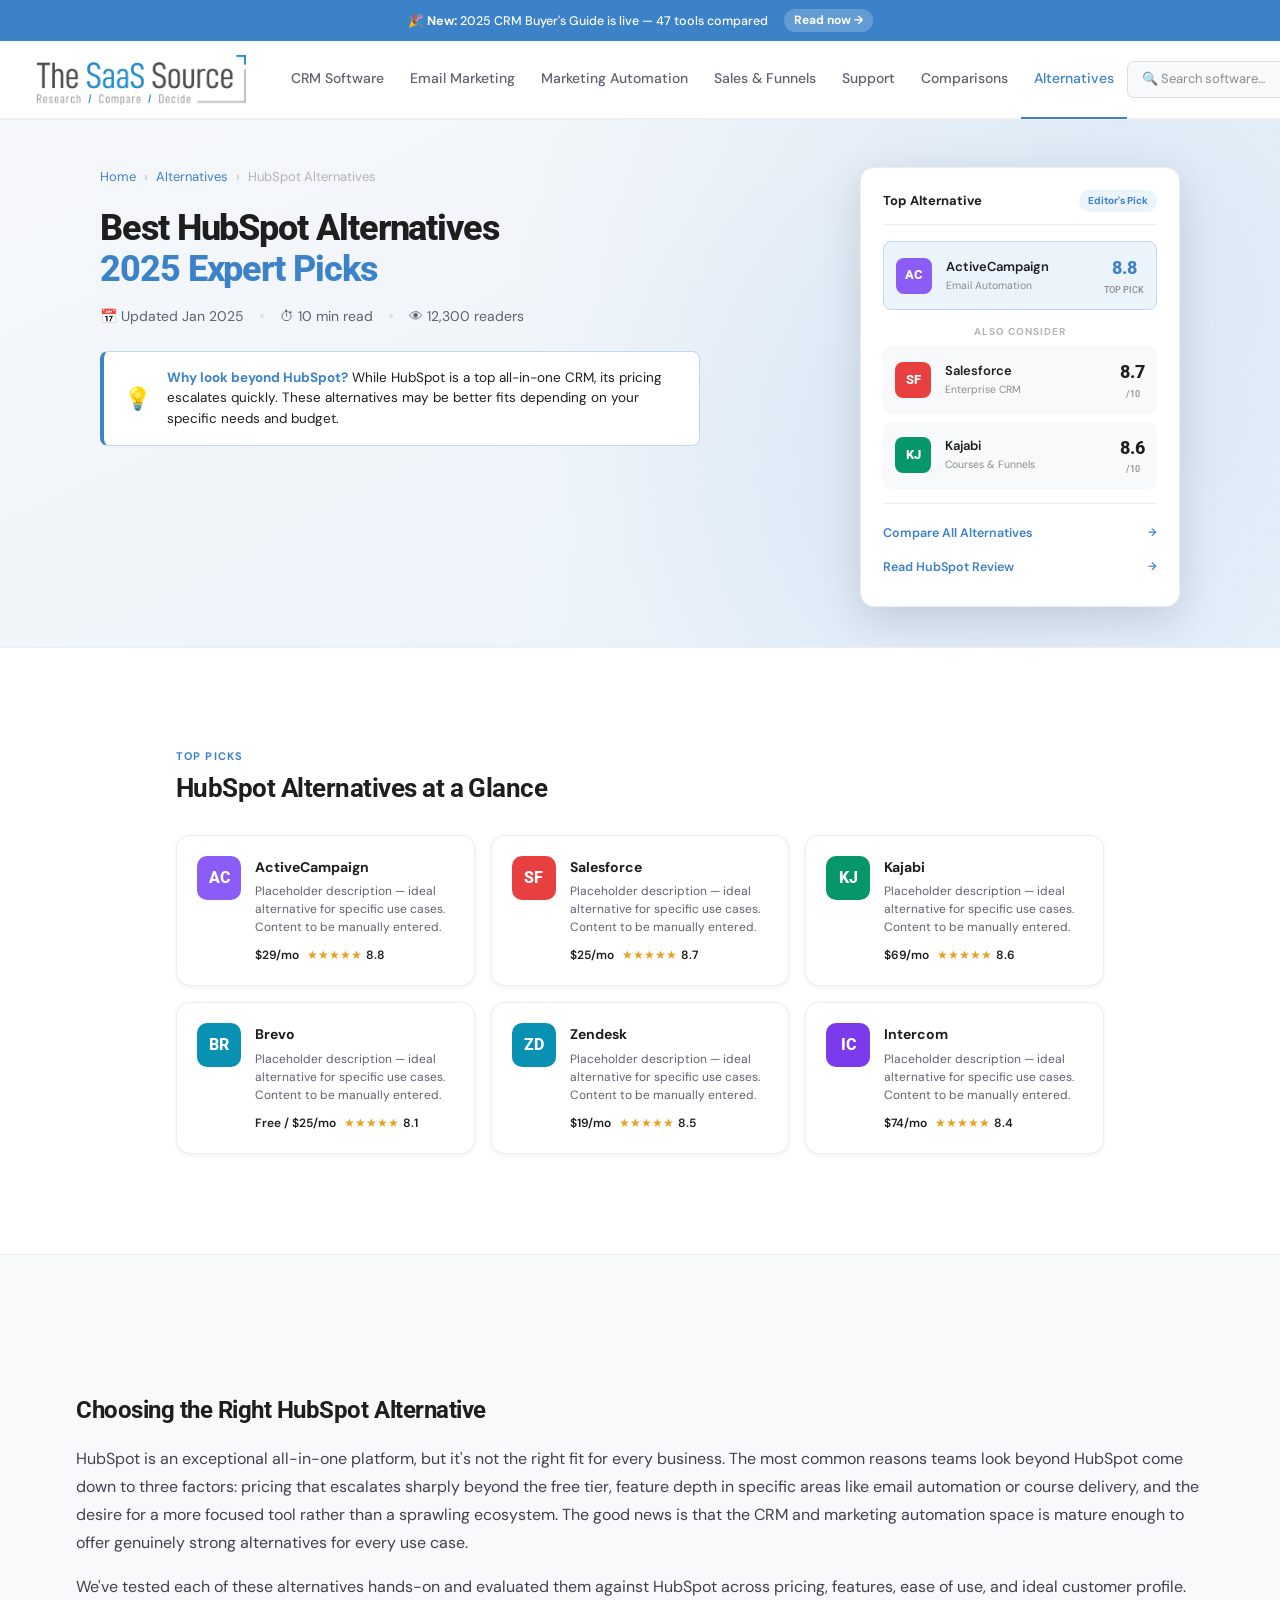
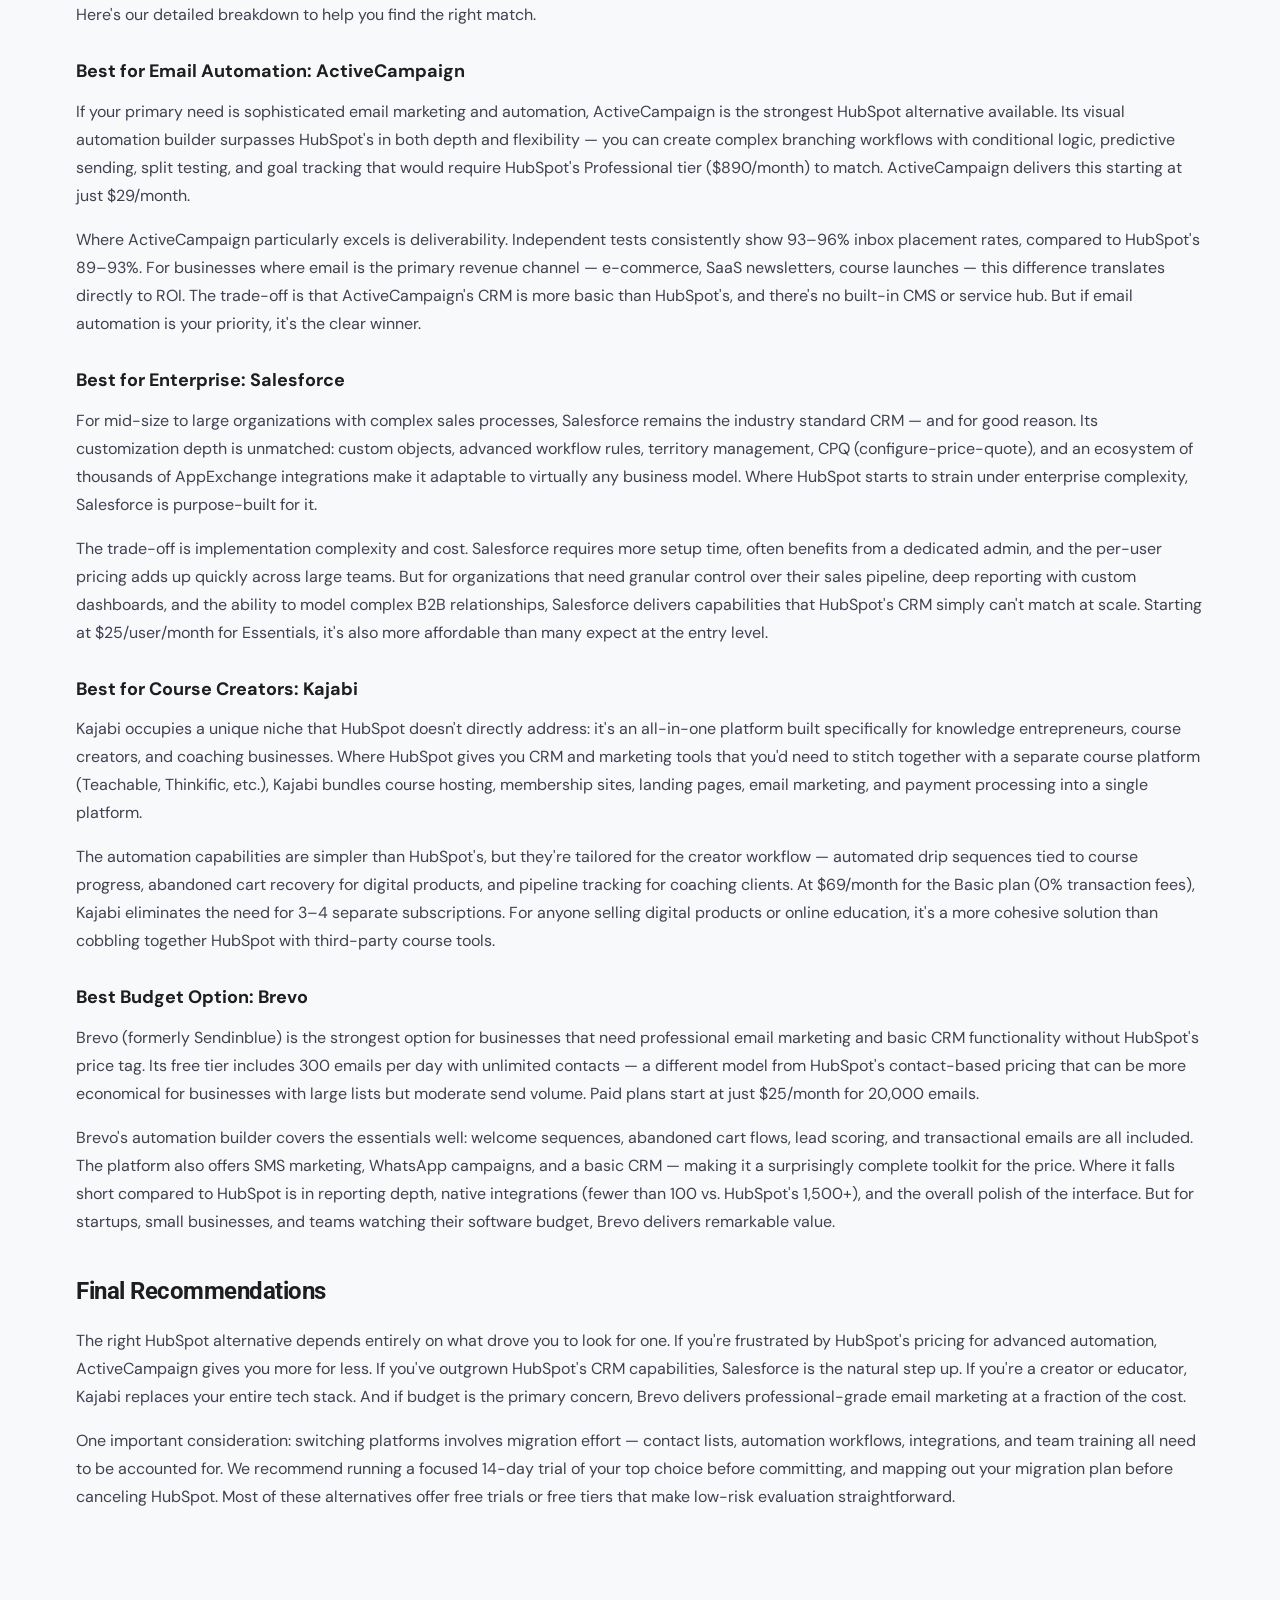
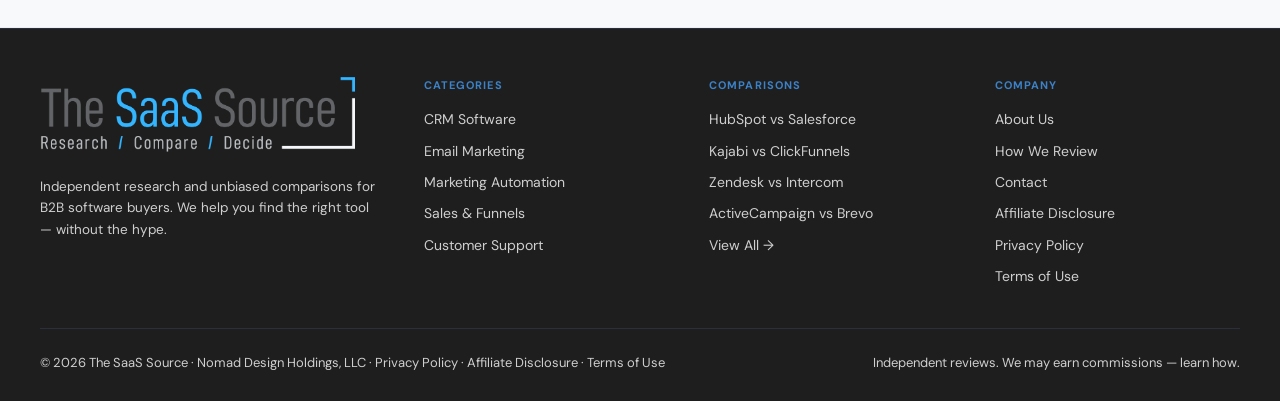
<file: alternatives-template.html>
<!DOCTYPE html>
<html lang="en">
<head>
<meta charset="UTF-8">
<meta name="viewport" content="width=device-width, initial-scale=1.0">
<title>Best HubSpot Alternatives 2025 — The SaaS Source</title>
<link href="https://fonts.googleapis.com/css2?family=Roboto:wght@400;500;700;900&family=DM+Sans:ital,opsz,wght@0,9..40,300;0,9..40,400;0,9..40,500;0,9..40,600;1,9..40,400&display=swap" rel="stylesheet">
<link rel="stylesheet" href="css/styles.css">
</head>
<body>
<!-- Announcement Bar -->
<div class="announce">
  <span>🎉 <strong>New:</strong> 2025 CRM Buyer's Guide is live — 47 tools compared</span>
  <a href="#">Read now →</a>
</div>
<!-- Navigation -->
<nav class="nav">
  <a href="index.html" class="nav-logo">
    <img src="images/logo.png" alt="The SaaS Source" class="nav-logo-img">
  </a>
  <div class="nav-links">
    <a href="category-crm.html" class="nav-link">CRM Software</a>
    <a href="category-email-marketing.html" class="nav-link">Email Marketing</a>
    <a href="category-marketing-automation.html" class="nav-link">Marketing Automation</a>
    <a href="#" class="nav-link">Sales & Funnels</a>
    <a href="#" class="nav-link">Support</a>
    <a href="comparison-template.html" class="nav-link">Comparisons</a>
    <a href="alternatives-template.html" class="nav-link active">Alternatives</a>
  </div>
  <div class="nav-right">
    <div class="nav-search">🔍 Search software…</div>
    <a href="comparison-template.html" class="nav-btn">Compare Tools →</a>
  </div>
  <button class="nav-toggle"><span></span><span></span><span></span></button>
</nav>

<div class="detail-hero">
  <div class="hero-inner">
    <div>
      <div class="breadcrumb"><a href="index.html">Home</a><span>›</span><a href="#">Alternatives</a><span>›</span><span>HubSpot Alternatives</span></div>
      <div class="detail-title">Best HubSpot Alternatives<br><span style="color:var(--blue);">2025 Expert Picks</span></div>
      <div class="detail-meta">
        <div class="dm-item">📅 Updated Jan 2025</div><div class="dm-dot"></div>
        <div class="dm-item">⏱ 10 min read</div><div class="dm-dot"></div>
        <div class="dm-item">👁 12,300 readers</div>
      </div>
      <div class="verdict-box">
        <div class="vb-icon">💡</div>
        <div class="vb-text"><strong>Why look beyond HubSpot?</strong> While HubSpot is a top all-in-one CRM, its pricing escalates quickly. These alternatives may be better fits depending on your specific needs and budget.</div>
      </div>
    </div>
    <div class="detail-hero-widget">
      <div class="dh-widget-header">
        <div class="dh-widget-title">Top Alternative</div>
        <div class="dh-widget-badge">Editor's Pick</div>
      </div>
      <div class="dh-score-row winner">
        <div class="dh-score-ico" style="background:#8B5CF6;">AC</div>
        <div class="dh-score-info"><div class="dh-score-name">ActiveCampaign</div><div class="dh-score-cat">Email Automation</div></div>
        <div class="dh-score-val">8.8<span>TOP PICK</span></div>
      </div>
      <div class="dh-widget-divider">ALSO CONSIDER</div>
      <div class="dh-score-row">
        <div class="dh-score-ico" style="background:#E84040;">SF</div>
        <div class="dh-score-info"><div class="dh-score-name">Salesforce</div><div class="dh-score-cat">Enterprise CRM</div></div>
        <div class="dh-score-val">8.7<span>/10</span></div>
      </div>
      <div class="dh-score-row">
        <div class="dh-score-ico" style="background:#059669;">KJ</div>
        <div class="dh-score-info"><div class="dh-score-name">Kajabi</div><div class="dh-score-cat">Courses &amp; Funnels</div></div>
        <div class="dh-score-val">8.6<span>/10</span></div>
      </div>
      <div class="dh-widget-links">
        <a href="comparison-template.html" class="dh-widget-link">Compare All Alternatives <span>→</span></a>
        <a href="review-template.html" class="dh-widget-link">Read HubSpot Review <span>→</span></a>
      </div>
    </div>
  </div>
</div>

<section class="section-full">
  <div style="max-width:1000px;margin:0 auto;padding:48px 36px;">
    <div class="sec-head">
      <div>
        <div class="sec-eyebrow">Top Picks</div>
        <div class="sec-title">HubSpot Alternatives at a Glance</div>
      </div>
    </div>
    <div class="alts-grid">
      <a href="review-template.html" class="alt-card" style="text-decoration:none;">
        <div class="alt-ico" style="background:#8B5CF6;">AC</div>
        <div class="alt-info">
          <div class="alt-name">ActiveCampaign</div>
          <div class="alt-desc">Placeholder description — ideal alternative for specific use cases. Content to be manually entered.</div>
          <div class="alt-bottom">
            <span class="alt-price">$29/mo</span>
            <span class="alt-rating"><span class="alt-stars">★★★★★</span><span class="alt-score">8.8</span></span>
          </div>
        </div>
      </a>
      <a href="review-template.html" class="alt-card" style="text-decoration:none;">
        <div class="alt-ico" style="background:#E84040;">SF</div>
        <div class="alt-info">
          <div class="alt-name">Salesforce</div>
          <div class="alt-desc">Placeholder description — ideal alternative for specific use cases. Content to be manually entered.</div>
          <div class="alt-bottom">
            <span class="alt-price">$25/mo</span>
            <span class="alt-rating"><span class="alt-stars">★★★★★</span><span class="alt-score">8.7</span></span>
          </div>
        </div>
      </a>
      <a href="review-template.html" class="alt-card" style="text-decoration:none;">
        <div class="alt-ico" style="background:#059669;">KJ</div>
        <div class="alt-info">
          <div class="alt-name">Kajabi</div>
          <div class="alt-desc">Placeholder description — ideal alternative for specific use cases. Content to be manually entered.</div>
          <div class="alt-bottom">
            <span class="alt-price">$69/mo</span>
            <span class="alt-rating"><span class="alt-stars">★★★★★</span><span class="alt-score">8.6</span></span>
          </div>
        </div>
      </a>
      <a href="review-template.html" class="alt-card" style="text-decoration:none;">
        <div class="alt-ico" style="background:#0891B2;">BR</div>
        <div class="alt-info">
          <div class="alt-name">Brevo</div>
          <div class="alt-desc">Placeholder description — ideal alternative for specific use cases. Content to be manually entered.</div>
          <div class="alt-bottom">
            <span class="alt-price">Free / $25/mo</span>
            <span class="alt-rating"><span class="alt-stars">★★★★★</span><span class="alt-score">8.1</span></span>
          </div>
        </div>
      </a>
      <a href="review-template.html" class="alt-card" style="text-decoration:none;">
        <div class="alt-ico" style="background:#0891B2;">ZD</div>
        <div class="alt-info">
          <div class="alt-name">Zendesk</div>
          <div class="alt-desc">Placeholder description — ideal alternative for specific use cases. Content to be manually entered.</div>
          <div class="alt-bottom">
            <span class="alt-price">$19/mo</span>
            <span class="alt-rating"><span class="alt-stars">★★★★★</span><span class="alt-score">8.5</span></span>
          </div>
        </div>
      </a>
      <a href="review-template.html" class="alt-card" style="text-decoration:none;">
        <div class="alt-ico" style="background:#7C3AED;">IC</div>
        <div class="alt-info">
          <div class="alt-name">Intercom</div>
          <div class="alt-desc">Placeholder description — ideal alternative for specific use cases. Content to be manually entered.</div>
          <div class="alt-bottom">
            <span class="alt-price">$74/mo</span>
            <span class="alt-rating"><span class="alt-stars">★★★★★</span><span class="alt-score">8.4</span></span>
          </div>
        </div>
      </a>

    </div>
  </div>
</section>

<!-- Detailed Alternative Breakdown -->
<section class="section-full alt">
  <div style="max-width:1200px;margin:0 auto;padding:48px 36px;">
    <div class="prose">
      <h2>Choosing the Right HubSpot Alternative</h2>
      <p>HubSpot is an exceptional all-in-one platform, but it's not the right fit for every business. The most common reasons teams look beyond HubSpot come down to three factors: pricing that escalates sharply beyond the free tier, feature depth in specific areas like email automation or course delivery, and the desire for a more focused tool rather than a sprawling ecosystem. The good news is that the CRM and marketing automation space is mature enough to offer genuinely strong alternatives for every use case.</p>
      <p>We've tested each of these alternatives hands-on and evaluated them against HubSpot across pricing, features, ease of use, and ideal customer profile. Here's our detailed breakdown to help you find the right match.</p>

      <h3>Best for Email Automation: ActiveCampaign</h3>
      <p>If your primary need is sophisticated email marketing and automation, ActiveCampaign is the strongest HubSpot alternative available. Its visual automation builder surpasses HubSpot's in both depth and flexibility — you can create complex branching workflows with conditional logic, predictive sending, split testing, and goal tracking that would require HubSpot's Professional tier ($890/month) to match. ActiveCampaign delivers this starting at just $29/month.</p>
      <p>Where ActiveCampaign particularly excels is deliverability. Independent tests consistently show 93–96% inbox placement rates, compared to HubSpot's 89–93%. For businesses where email is the primary revenue channel — e-commerce, SaaS newsletters, course launches — this difference translates directly to ROI. The trade-off is that ActiveCampaign's CRM is more basic than HubSpot's, and there's no built-in CMS or service hub. But if email automation is your priority, it's the clear winner.</p>

      <h3>Best for Enterprise: Salesforce</h3>
      <p>For mid-size to large organizations with complex sales processes, Salesforce remains the industry standard CRM — and for good reason. Its customization depth is unmatched: custom objects, advanced workflow rules, territory management, CPQ (configure-price-quote), and an ecosystem of thousands of AppExchange integrations make it adaptable to virtually any business model. Where HubSpot starts to strain under enterprise complexity, Salesforce is purpose-built for it.</p>
      <p>The trade-off is implementation complexity and cost. Salesforce requires more setup time, often benefits from a dedicated admin, and the per-user pricing adds up quickly across large teams. But for organizations that need granular control over their sales pipeline, deep reporting with custom dashboards, and the ability to model complex B2B relationships, Salesforce delivers capabilities that HubSpot's CRM simply can't match at scale. Starting at $25/user/month for Essentials, it's also more affordable than many expect at the entry level.</p>

      <h3>Best for Course Creators: Kajabi</h3>
      <p>Kajabi occupies a unique niche that HubSpot doesn't directly address: it's an all-in-one platform built specifically for knowledge entrepreneurs, course creators, and coaching businesses. Where HubSpot gives you CRM and marketing tools that you'd need to stitch together with a separate course platform (Teachable, Thinkific, etc.), Kajabi bundles course hosting, membership sites, landing pages, email marketing, and payment processing into a single platform.</p>
      <p>The automation capabilities are simpler than HubSpot's, but they're tailored for the creator workflow — automated drip sequences tied to course progress, abandoned cart recovery for digital products, and pipeline tracking for coaching clients. At $69/month for the Basic plan (0% transaction fees), Kajabi eliminates the need for 3–4 separate subscriptions. For anyone selling digital products or online education, it's a more cohesive solution than cobbling together HubSpot with third-party course tools.</p>

      <h3>Best Budget Option: Brevo</h3>
      <p>Brevo (formerly Sendinblue) is the strongest option for businesses that need professional email marketing and basic CRM functionality without HubSpot's price tag. Its free tier includes 300 emails per day with unlimited contacts — a different model from HubSpot's contact-based pricing that can be more economical for businesses with large lists but moderate send volume. Paid plans start at just $25/month for 20,000 emails.</p>
      <p>Brevo's automation builder covers the essentials well: welcome sequences, abandoned cart flows, lead scoring, and transactional emails are all included. The platform also offers SMS marketing, WhatsApp campaigns, and a basic CRM — making it a surprisingly complete toolkit for the price. Where it falls short compared to HubSpot is in reporting depth, native integrations (fewer than 100 vs. HubSpot's 1,500+), and the overall polish of the interface. But for startups, small businesses, and teams watching their software budget, Brevo delivers remarkable value.</p>

      <h2>Final Recommendations</h2>
      <p>The right HubSpot alternative depends entirely on what drove you to look for one. If you're frustrated by HubSpot's pricing for advanced automation, ActiveCampaign gives you more for less. If you've outgrown HubSpot's CRM capabilities, Salesforce is the natural step up. If you're a creator or educator, Kajabi replaces your entire tech stack. And if budget is the primary concern, Brevo delivers professional-grade email marketing at a fraction of the cost.</p>
      <p>One important consideration: switching platforms involves migration effort — contact lists, automation workflows, integrations, and team training all need to be accounted for. We recommend running a focused 14-day trial of your top choice before committing, and mapping out your migration plan before canceling HubSpot. Most of these alternatives offer free trials or free tiers that make low-risk evaluation straightforward.</p>
    </div>
  </div>
</section>

<!-- Footer -->
<footer class="footer">
  <div class="footer-grid">
    <div class="footer-brand">
      <div class="footer-logo"><img src="images/logo.png" alt="The SaaS Source" class="footer-logo-img"></div>
      <p>Independent research and unbiased comparisons for B2B software buyers. We help you find the right tool — without the hype.</p>
    </div>
    <div class="footer-col">
      <h4>Categories</h4>
      <div class="footer-links">
        <a href="category-crm.html" class="footer-link">CRM Software</a>
        <a href="category-email-marketing.html" class="footer-link">Email Marketing</a>
        <a href="category-marketing-automation.html" class="footer-link">Marketing Automation</a>
        <a href="#" class="footer-link">Sales &amp; Funnels</a>
        <a href="#" class="footer-link">Customer Support</a>
      </div>
    </div>
    <div class="footer-col">
      <h4>Comparisons</h4>
      <div class="footer-links">
        <a href="comparison-template.html" class="footer-link">HubSpot vs Salesforce</a>
        <a href="#" class="footer-link">Kajabi vs ClickFunnels</a>
        <a href="#" class="footer-link">Zendesk vs Intercom</a>
        <a href="#" class="footer-link">ActiveCampaign vs Brevo</a>
        <a href="comparison-template.html" class="footer-link">View All →</a>
      </div>
    </div>
    <div class="footer-col">
      <h4>Company</h4>
      <div class="footer-links">
        <a href="about.html" class="footer-link">About Us</a>
        <a href="about.html#methodology" class="footer-link">How We Review</a>
        <a href="contact.html" class="footer-link">Contact</a>
        <a href="affiliate-disclosure.html" class="footer-link">Affiliate Disclosure</a>
        <a href="privacy-policy.html" class="footer-link">Privacy Policy</a>
        <a href="terms-of-use.html" class="footer-link">Terms of Use</a>
      </div>
    </div>
  </div>
  <div class="footer-bottom">
    <div class="footer-legal">© 2026 The SaaS Source · Nomad Design Holdings, LLC · <a href="privacy-policy.html">Privacy Policy</a> · <a href="affiliate-disclosure.html">Affiliate Disclosure</a> · <a href="terms-of-use.html">Terms of Use</a></div>
    <div class="footer-legal">Independent reviews. We may earn commissions — <a href="affiliate-disclosure.html">learn how</a>.</div>
  </div>
</footer>
</body>
</html>
</file>
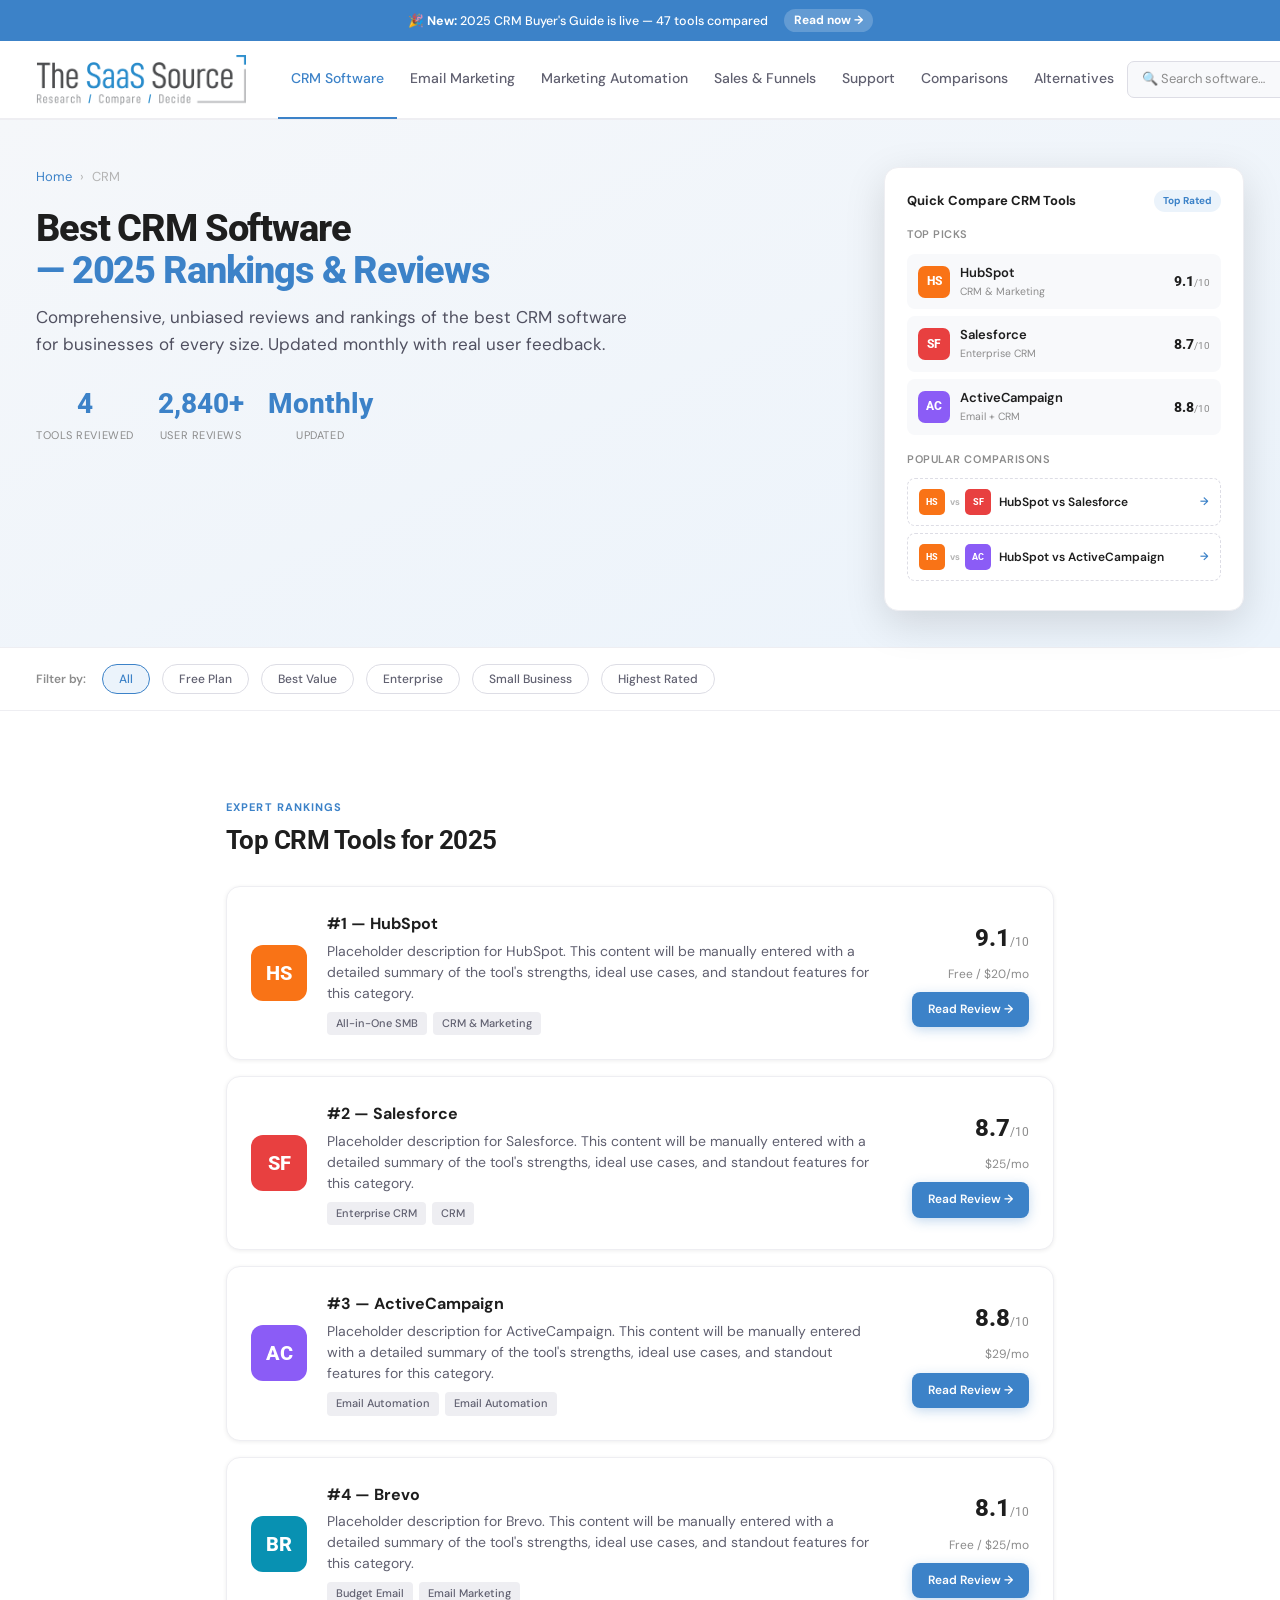
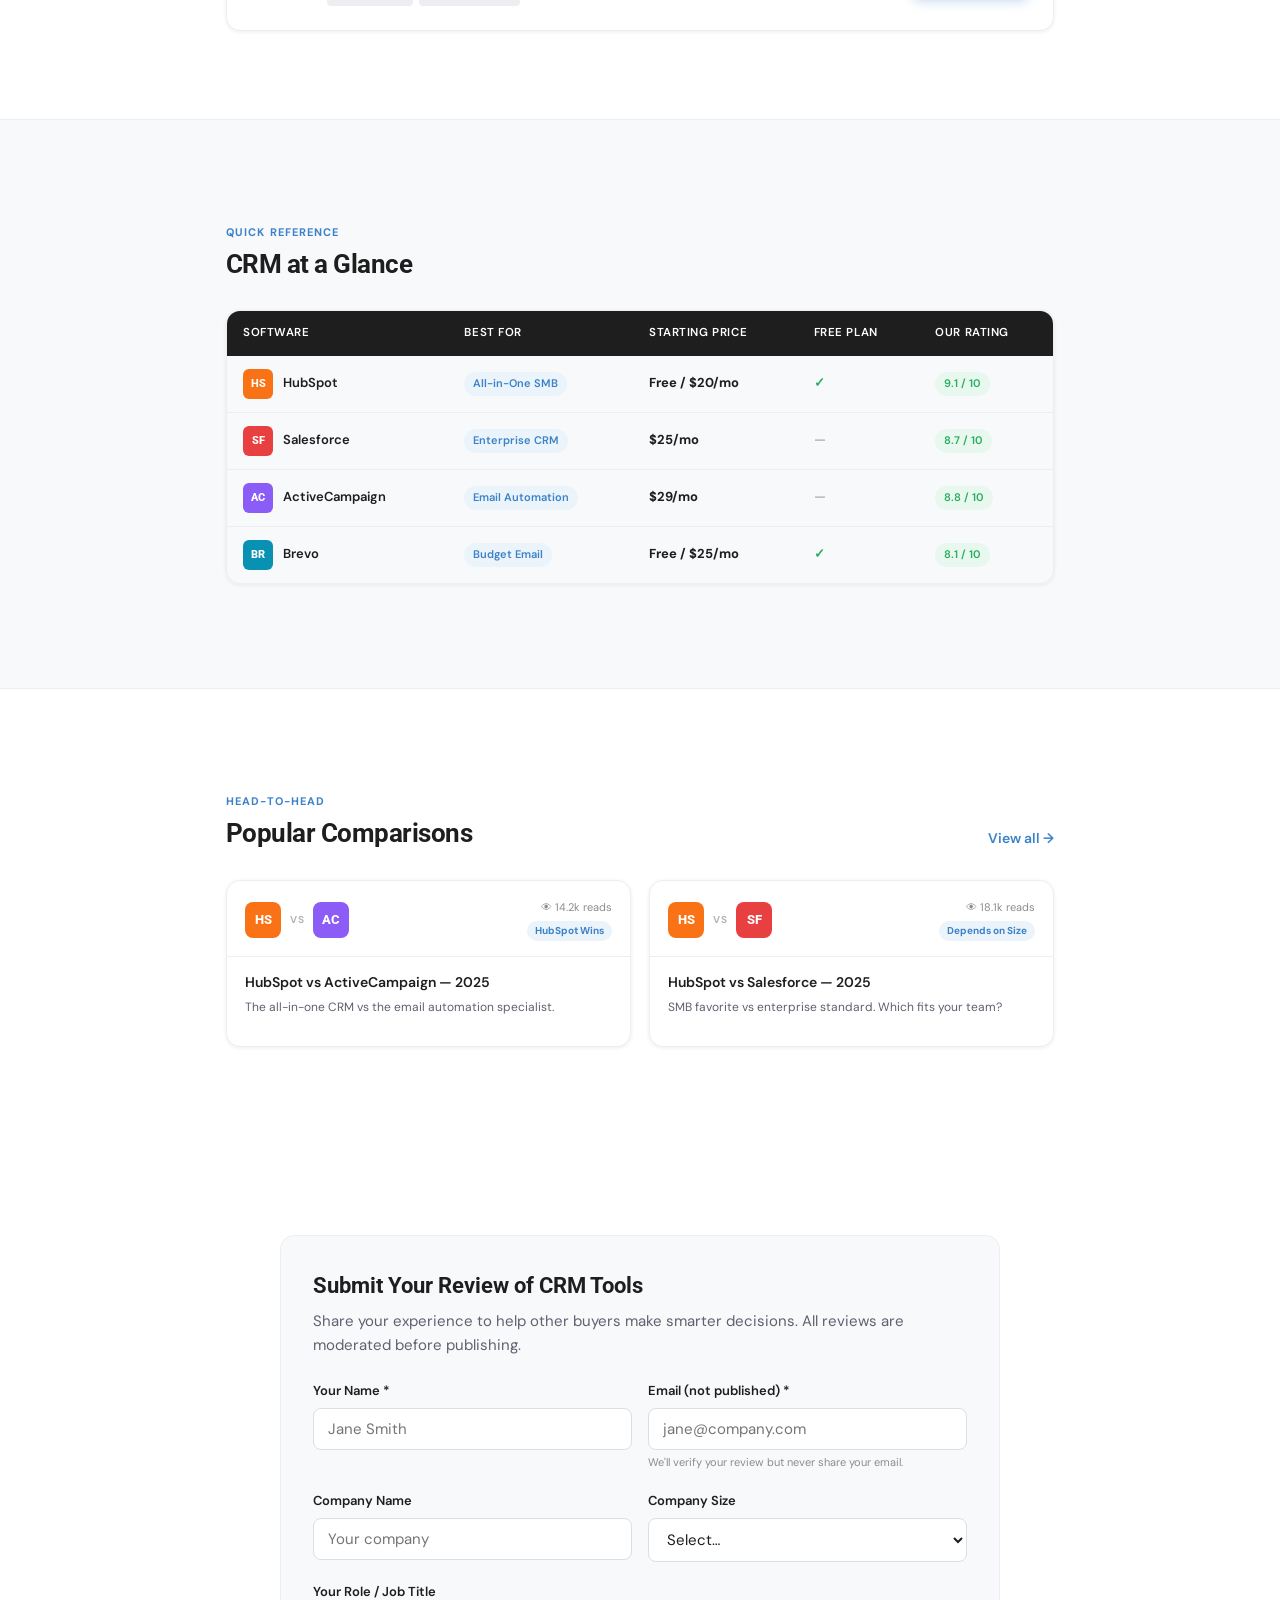
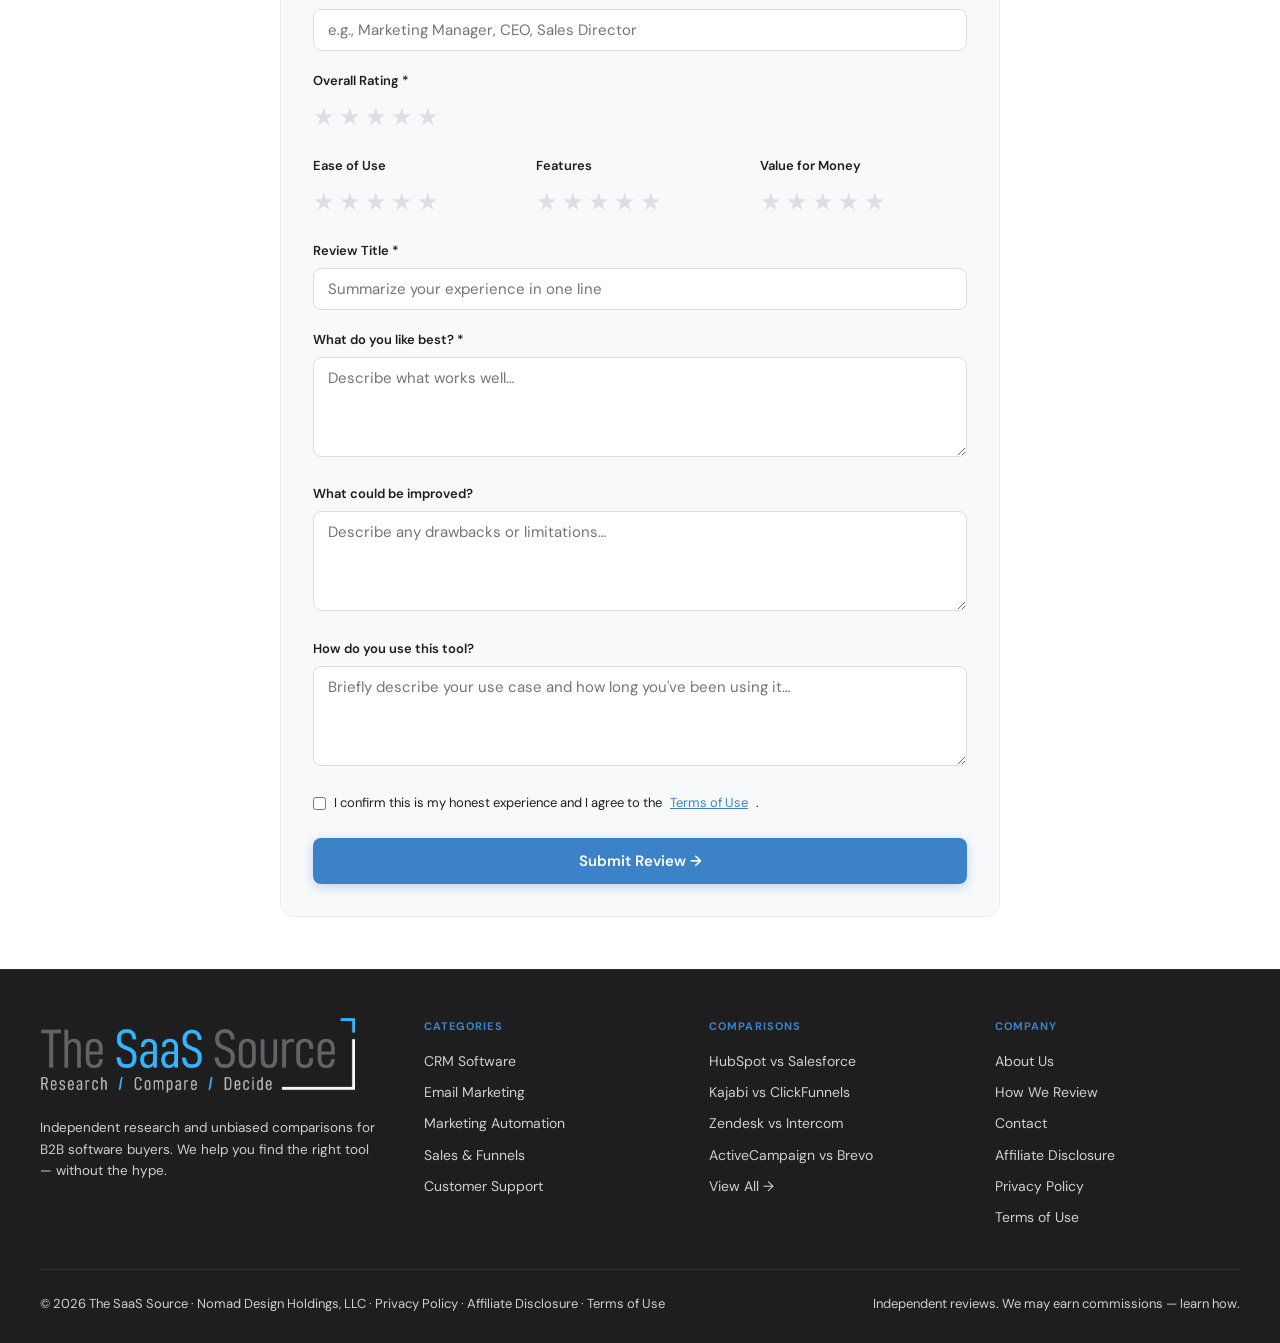
<file: category-crm.html>
<!DOCTYPE html>
<html lang="en">
<head>
<meta charset="UTF-8">
<meta name="viewport" content="width=device-width, initial-scale=1.0">
<title>CRM — The SaaS Source</title>
<link href="https://fonts.googleapis.com/css2?family=Roboto:wght@400;500;700;900&family=DM+Sans:ital,opsz,wght@0,9..40,300;0,9..40,400;0,9..40,500;0,9..40,600;1,9..40,400&display=swap" rel="stylesheet">
<link rel="stylesheet" href="css/styles.css">
</head>
<body>
<!-- Announcement Bar -->
<div class="announce">
  <span>🎉 <strong>New:</strong> 2025 CRM Buyer's Guide is live — 47 tools compared</span>
  <a href="#">Read now →</a>
</div>
<!-- Navigation -->
<nav class="nav">
  <a href="index.html" class="nav-logo">
    <img src="images/logo.png" alt="The SaaS Source" class="nav-logo-img">
  </a>
  <div class="nav-links">
    <a href="category-crm.html" class="nav-link active">CRM Software</a>
    <a href="category-email-marketing.html" class="nav-link">Email Marketing</a>
    <a href="category-marketing-automation.html" class="nav-link">Marketing Automation</a>
    <a href="#" class="nav-link">Sales & Funnels</a>
    <a href="#" class="nav-link">Support</a>
    <a href="comparison-template.html" class="nav-link">Comparisons</a>
    <a href="alternatives-template.html" class="nav-link">Alternatives</a>
  </div>
  <div class="nav-right">
    <div class="nav-search">🔍 Search software…</div>
    <a href="comparison-template.html" class="nav-btn">Compare Tools →</a>
  </div>
  <button class="nav-toggle"><span></span><span></span><span></span></button>
</nav>

<!-- Category Hero -->
<div class="cat-hero">
  <div class="hero-inner">
  <div class="cat-hero-left">
  <div class="breadcrumb"><a href="index.html">Home</a><span>›</span><span>CRM</span></div>
  <h1>Best CRM Software<br><span style="color:var(--blue);">— 2025 Rankings & Reviews</span></h1>
  <p class="cat-hero-sub">Comprehensive, unbiased reviews and rankings of the best CRM software for businesses of every size. Updated monthly with real user feedback.</p>
  <div class="cat-stats">
    <div class="cat-stat"><div class="cat-stat-num">4</div><div class="cat-stat-lbl">Tools Reviewed</div></div>
    <div class="cat-stat"><div class="cat-stat-num">2,840+</div><div class="cat-stat-lbl">User Reviews</div></div>
    <div class="cat-stat"><div class="cat-stat-num">Monthly</div><div class="cat-stat-lbl">Updated</div></div>
  </div>
  </div>
    <div class="cat-hero-widget">
      <div class="cat-widget-header">
        <div class="cat-widget-title">Quick Compare CRM Tools</div>
        <div class="cat-widget-badge">Top Rated</div>
      </div>
      <div class="cat-widget-label">Top picks</div>
      <div class="cat-widget-items">
        <a href="review-template.html" class="cat-widget-item">
          <div class="cat-widget-ico" style="background:#F97316;">HS</div>
          <div class="cat-widget-meta"><div class="cat-widget-name">HubSpot</div><div class="cat-widget-cat">CRM &amp; Marketing</div></div>
          <div class="cat-widget-score">9.1<span>/10</span></div>
        </a>
        <a href="review-template.html" class="cat-widget-item">
          <div class="cat-widget-ico" style="background:#E84040;">SF</div>
          <div class="cat-widget-meta"><div class="cat-widget-name">Salesforce</div><div class="cat-widget-cat">Enterprise CRM</div></div>
          <div class="cat-widget-score">8.7<span>/10</span></div>
        </a>
        <a href="review-template.html" class="cat-widget-item">
          <div class="cat-widget-ico" style="background:#8B5CF6;">AC</div>
          <div class="cat-widget-meta"><div class="cat-widget-name">ActiveCampaign</div><div class="cat-widget-cat">Email + CRM</div></div>
          <div class="cat-widget-score">8.8<span>/10</span></div>
        </a>
      </div>
      <div class="cat-widget-label">Popular comparisons</div>
      <a href="comparison-template.html" class="cat-widget-vs">
        <div class="cat-widget-vs-badges"><div class="cat-widget-vs-badge" style="background:#F97316;">HS</div><div class="cat-widget-vs-sep">vs</div><div class="cat-widget-vs-badge" style="background:#E84040;">SF</div></div>
        <div class="cat-widget-vs-text">HubSpot vs Salesforce</div>
        <div class="cat-widget-vs-arrow">→</div>
      </a>
      <a href="comparison-template.html" class="cat-widget-vs">
        <div class="cat-widget-vs-badges"><div class="cat-widget-vs-badge" style="background:#F97316;">HS</div><div class="cat-widget-vs-sep">vs</div><div class="cat-widget-vs-badge" style="background:#8B5CF6;">AC</div></div>
        <div class="cat-widget-vs-text">HubSpot vs ActiveCampaign</div>
        <div class="cat-widget-vs-arrow">→</div>
      </a>
    </div>
  </div>
</div>

<!-- Filters -->
<div class="cat-filters">
  <span class="cat-filter-label">Filter by:</span>
  <button class="cat-filter-btn active">All</button>
  <button class="cat-filter-btn">Free Plan</button>
  <button class="cat-filter-btn">Best Value</button>
  <button class="cat-filter-btn">Enterprise</button>
  <button class="cat-filter-btn">Small Business</button>
  <button class="cat-filter-btn">Highest Rated</button>
</div>

<!-- Software Rankings -->
<section class="section-full">
  <div style="max-width:900px;margin:0 auto;padding:36px;">
    <div class="sec-head">
      <div>
        <div class="sec-eyebrow">Expert Rankings</div>
        <div class="sec-title">Top CRM Tools for 2025</div>
      </div>
    </div>
    <div class="cat-list">
<div class="cat-list-item">
  <div class="cat-list-logo" style="background:#F97316;">HS</div>
  <div class="cat-list-info">
    <h3>#1 — HubSpot</h3>
    <p>Placeholder description for HubSpot. This content will be manually entered with a detailed summary of the tool's strengths, ideal use cases, and standout features for this category.</p>
    <div class="cat-list-tags">
      <span class="cc-tag">All-in-One SMB</span>
      <span class="cc-tag">CRM & Marketing</span>
    </div>
  </div>
  <div class="cat-list-actions">
    <div class="cat-list-score">9.1<span style="font-size:12px;color:var(--gray-mid);font-weight:400;">/10</span></div>
    <div class="cat-list-price">Free / $20/mo</div>
    <a href="review-template.html" class="btn-primary" style="font-size:12px;padding:8px 16px;">Read Review →</a>
  </div>
</div><div class="cat-list-item">
  <div class="cat-list-logo" style="background:#E84040;">SF</div>
  <div class="cat-list-info">
    <h3>#2 — Salesforce</h3>
    <p>Placeholder description for Salesforce. This content will be manually entered with a detailed summary of the tool's strengths, ideal use cases, and standout features for this category.</p>
    <div class="cat-list-tags">
      <span class="cc-tag">Enterprise CRM</span>
      <span class="cc-tag">CRM</span>
    </div>
  </div>
  <div class="cat-list-actions">
    <div class="cat-list-score">8.7<span style="font-size:12px;color:var(--gray-mid);font-weight:400;">/10</span></div>
    <div class="cat-list-price">$25/mo</div>
    <a href="review-template.html" class="btn-primary" style="font-size:12px;padding:8px 16px;">Read Review →</a>
  </div>
</div><div class="cat-list-item">
  <div class="cat-list-logo" style="background:#8B5CF6;">AC</div>
  <div class="cat-list-info">
    <h3>#3 — ActiveCampaign</h3>
    <p>Placeholder description for ActiveCampaign. This content will be manually entered with a detailed summary of the tool's strengths, ideal use cases, and standout features for this category.</p>
    <div class="cat-list-tags">
      <span class="cc-tag">Email Automation</span>
      <span class="cc-tag">Email Automation</span>
    </div>
  </div>
  <div class="cat-list-actions">
    <div class="cat-list-score">8.8<span style="font-size:12px;color:var(--gray-mid);font-weight:400;">/10</span></div>
    <div class="cat-list-price">$29/mo</div>
    <a href="review-template.html" class="btn-primary" style="font-size:12px;padding:8px 16px;">Read Review →</a>
  </div>
</div><div class="cat-list-item">
  <div class="cat-list-logo" style="background:#0891B2;">BR</div>
  <div class="cat-list-info">
    <h3>#4 — Brevo</h3>
    <p>Placeholder description for Brevo. This content will be manually entered with a detailed summary of the tool's strengths, ideal use cases, and standout features for this category.</p>
    <div class="cat-list-tags">
      <span class="cc-tag">Budget Email</span>
      <span class="cc-tag">Email Marketing</span>
    </div>
  </div>
  <div class="cat-list-actions">
    <div class="cat-list-score">8.1<span style="font-size:12px;color:var(--gray-mid);font-weight:400;">/10</span></div>
    <div class="cat-list-price">Free / $25/mo</div>
    <a href="review-template.html" class="btn-primary" style="font-size:12px;padding:8px 16px;">Read Review →</a>
  </div>
</div>
    </div>
  </div>
</section>

<!-- Quick Comparison Table -->
<section class="section-full alt">
  <div style="max-width:900px;margin:0 auto;padding:52px 36px;">
    <div class="sec-head">
      <div>
        <div class="sec-eyebrow">Quick Reference</div>
        <div class="sec-title">CRM at a Glance</div>
      </div>
    </div>
    <div class="bf-wrap">
      <table class="bf">
        <thead><tr><th>Software</th><th>Best For</th><th>Starting Price</th><th>Free Plan</th><th>Our Rating</th></tr></thead>
        <tbody>
          <tr>
            <td><div class="td-prod"><div class="td-ico" style="background:#F97316;">HS</div><div><div class="td-name">HubSpot</div></div></div></td>
            <td><span class="bf-pill bf-pill-blue">All-in-One SMB</span></td>
            <td><span class="td-price">Free / $20/mo</span></td>
            <td><span class="check">✓</span></td>
            <td><span class="bf-pill bf-pill-green">9.1 / 10</span></td>
          </tr>
          <tr>
            <td><div class="td-prod"><div class="td-ico" style="background:#E84040;">SF</div><div><div class="td-name">Salesforce</div></div></div></td>
            <td><span class="bf-pill bf-pill-blue">Enterprise CRM</span></td>
            <td><span class="td-price">$25/mo</span></td>
            <td><span class="cross">—</span></td>
            <td><span class="bf-pill bf-pill-green">8.7 / 10</span></td>
          </tr>
          <tr>
            <td><div class="td-prod"><div class="td-ico" style="background:#8B5CF6;">AC</div><div><div class="td-name">ActiveCampaign</div></div></div></td>
            <td><span class="bf-pill bf-pill-blue">Email Automation</span></td>
            <td><span class="td-price">$29/mo</span></td>
            <td><span class="cross">—</span></td>
            <td><span class="bf-pill bf-pill-green">8.8 / 10</span></td>
          </tr>
          <tr>
            <td><div class="td-prod"><div class="td-ico" style="background:#0891B2;">BR</div><div><div class="td-name">Brevo</div></div></div></td>
            <td><span class="bf-pill bf-pill-blue">Budget Email</span></td>
            <td><span class="td-price">Free / $25/mo</span></td>
            <td><span class="check">✓</span></td>
            <td><span class="bf-pill bf-pill-green">8.1 / 10</span></td>
          </tr>
        </tbody>
      </table>
    </div>
  </div>
</section>

<!-- Related Comparisons -->
<section class="section-full">
  <div style="max-width:900px;margin:0 auto;padding:52px 36px;">
    <div class="sec-head">
      <div>
        <div class="sec-eyebrow">Head-to-Head</div>
        <div class="sec-title">Popular Comparisons</div>
      </div>
      <a href="comparison-template.html" class="sec-link">View all →</a>
    </div>
    <div class="comp-grid" style="grid-template-columns:repeat(2,1fr);">
      <a href="comparison-template.html" class="comp-card" style="text-decoration:none;">
        <div class="cc-top">
          <div class="vs-row"><div class="p-badge" style="background:#F97316;">HS</div><div class="vs-sep">VS</div><div class="p-badge" style="background:#8B5CF6;">AC</div></div>
          <div class="cc-meta"><div class="cc-reads">👁 14.2k reads</div><div class="cc-verdict">HubSpot Wins</div></div>
        </div>
        <div class="cc-body">
          <div class="cc-title">HubSpot vs ActiveCampaign — 2025</div>
          <div class="cc-snip">The all-in-one CRM vs the email automation specialist.</div>
        </div>
      </a>
      <a href="comparison-template.html" class="comp-card" style="text-decoration:none;">
        <div class="cc-top">
          <div class="vs-row"><div class="p-badge" style="background:#F97316;">HS</div><div class="vs-sep">VS</div><div class="p-badge" style="background:#E84040;">SF</div></div>
          <div class="cc-meta"><div class="cc-reads">👁 18.1k reads</div><div class="cc-verdict">Depends on Size</div></div>
        </div>
        <div class="cc-body">
          <div class="cc-title">HubSpot vs Salesforce — 2025</div>
          <div class="cc-snip">SMB favorite vs enterprise standard. Which fits your team?</div>
        </div>
      </a>
    </div>
  </div>
</section>

<section class="section-full" id="submit-review">
  <div style="max-width:720px;margin:0 auto;">
    <div class="review-form-section">
      <h2>Submit Your Review of CRM Tools</h2>
      <p class="form-subtitle">Share your experience to help other buyers make smarter decisions. All reviews are moderated before publishing.</p>
      
      <form id="reviewForm" action="#" method="POST">
        <div class="form-grid-2">
          <div class="form-row">
            <label for="reviewer-name">Your Name *</label>
            <input type="text" id="reviewer-name" name="reviewer_name" placeholder="Jane Smith" required>
          </div>
          <div class="form-row">
            <label for="reviewer-email">Email (not published) *</label>
            <input type="email" id="reviewer-email" name="reviewer_email" placeholder="jane@company.com" required>
            <div class="hint">We'll verify your review but never share your email.</div>
          </div>
        </div>

        <div class="form-grid-2">
          <div class="form-row">
            <label for="company-name">Company Name</label>
            <input type="text" id="company-name" name="company_name" placeholder="Your company">
          </div>
          <div class="form-row">
            <label for="company-size">Company Size</label>
            <select id="company-size" name="company_size">
              <option value="">Select…</option>
              <option>1-10 employees</option>
              <option>11-50 employees</option>
              <option>51-200 employees</option>
              <option>201-1000 employees</option>
              <option>1000+ employees</option>
            </select>
          </div>
        </div>

        <div class="form-row">
          <label for="role">Your Role / Job Title</label>
          <input type="text" id="role" name="role" placeholder="e.g., Marketing Manager, CEO, Sales Director">
        </div>

        <div class="form-row">
          <label>Overall Rating *</label>
          <div class="star-rating-input" id="overall-rating">
            <span class="star" data-value="1">★</span>
            <span class="star" data-value="2">★</span>
            <span class="star" data-value="3">★</span>
            <span class="star" data-value="4">★</span>
            <span class="star" data-value="5">★</span>
          </div>
          <input type="hidden" name="overall_rating" id="overall-rating-value">
        </div>

        <div class="form-grid-3">
          <div class="form-row">
            <label>Ease of Use</label>
            <div class="star-rating-input" data-field="ease_of_use">
              <span class="star" data-value="1">★</span><span class="star" data-value="2">★</span><span class="star" data-value="3">★</span><span class="star" data-value="4">★</span><span class="star" data-value="5">★</span>
            </div>
          </div>
          <div class="form-row">
            <label>Features</label>
            <div class="star-rating-input" data-field="features">
              <span class="star" data-value="1">★</span><span class="star" data-value="2">★</span><span class="star" data-value="3">★</span><span class="star" data-value="4">★</span><span class="star" data-value="5">★</span>
            </div>
          </div>
          <div class="form-row">
            <label>Value for Money</label>
            <div class="star-rating-input" data-field="value">
              <span class="star" data-value="1">★</span><span class="star" data-value="2">★</span><span class="star" data-value="3">★</span><span class="star" data-value="4">★</span><span class="star" data-value="5">★</span>
            </div>
          </div>
        </div>

        <div class="form-row">
          <label for="review-title">Review Title *</label>
          <input type="text" id="review-title" name="review_title" placeholder="Summarize your experience in one line" required>
        </div>

        <div class="form-row">
          <label for="pros">What do you like best? *</label>
          <textarea id="pros" name="pros" placeholder="Describe what works well…" required></textarea>
        </div>

        <div class="form-row">
          <label for="cons">What could be improved?</label>
          <textarea id="cons" name="cons" placeholder="Describe any drawbacks or limitations…"></textarea>
        </div>

        <div class="form-row">
          <label for="use-case">How do you use this tool?</label>
          <textarea id="use-case" name="use_case" placeholder="Briefly describe your use case and how long you've been using it…"></textarea>
        </div>

        <div class="form-row" style="margin-top:8px;">
          <label style="display:flex;align-items:center;gap:8px;font-weight:400;">
            <input type="checkbox" name="agree_terms" required>
            I confirm this is my honest experience and I agree to the <a href="terms-of-use.html" style="color:var(--blue);text-decoration:underline;">Terms of Use</a>.
          </label>
        </div>

        <div style="margin-top:24px;">
          <button type="submit" class="btn-primary" style="width:100%;justify-content:center;">Submit Review →</button>
        </div>
      </form>
    </div>
  </div>
</section>
<!-- Footer -->
<footer class="footer">
  <div class="footer-grid">
    <div class="footer-brand">
      <div class="footer-logo"><img src="images/logo.png" alt="The SaaS Source" class="footer-logo-img"></div>
      <p>Independent research and unbiased comparisons for B2B software buyers. We help you find the right tool — without the hype.</p>
    </div>
    <div class="footer-col">
      <h4>Categories</h4>
      <div class="footer-links">
        <a href="category-crm.html" class="footer-link">CRM Software</a>
        <a href="category-email-marketing.html" class="footer-link">Email Marketing</a>
        <a href="category-marketing-automation.html" class="footer-link">Marketing Automation</a>
        <a href="#" class="footer-link">Sales &amp; Funnels</a>
        <a href="#" class="footer-link">Customer Support</a>
      </div>
    </div>
    <div class="footer-col">
      <h4>Comparisons</h4>
      <div class="footer-links">
        <a href="comparison-template.html" class="footer-link">HubSpot vs Salesforce</a>
        <a href="#" class="footer-link">Kajabi vs ClickFunnels</a>
        <a href="#" class="footer-link">Zendesk vs Intercom</a>
        <a href="#" class="footer-link">ActiveCampaign vs Brevo</a>
        <a href="comparison-template.html" class="footer-link">View All →</a>
      </div>
    </div>
    <div class="footer-col">
      <h4>Company</h4>
      <div class="footer-links">
        <a href="about.html" class="footer-link">About Us</a>
        <a href="about.html#methodology" class="footer-link">How We Review</a>
        <a href="contact.html" class="footer-link">Contact</a>
        <a href="affiliate-disclosure.html" class="footer-link">Affiliate Disclosure</a>
        <a href="privacy-policy.html" class="footer-link">Privacy Policy</a>
        <a href="terms-of-use.html" class="footer-link">Terms of Use</a>
      </div>
    </div>
  </div>
  <div class="footer-bottom">
    <div class="footer-legal">© 2026 The SaaS Source · Nomad Design Holdings, LLC · <a href="privacy-policy.html">Privacy Policy</a> · <a href="affiliate-disclosure.html">Affiliate Disclosure</a> · <a href="terms-of-use.html">Terms of Use</a></div>
    <div class="footer-legal">Independent reviews. We may earn commissions — <a href="affiliate-disclosure.html">learn how</a>.</div>
  </div>
</footer>

<script>
// Star rating interactivity
document.querySelectorAll('.star-rating-input').forEach(group => {
  const stars = group.querySelectorAll('.star');
  stars.forEach(star => {
    star.addEventListener('click', () => {
      const val = parseInt(star.dataset.value);
      stars.forEach(s => {
        s.classList.toggle('active', parseInt(s.dataset.value) <= val);
      });
      // Set hidden input if exists
      const hiddenInput = group.nextElementSibling;
      if (hiddenInput && hiddenInput.type === 'hidden') {
        hiddenInput.value = val;
      }
    });
    star.addEventListener('mouseenter', () => {
      const val = parseInt(star.dataset.value);
      stars.forEach(s => {
        s.style.color = parseInt(s.dataset.value) <= val ? '#E8A020' : '';
      });
    });
    group.addEventListener('mouseleave', () => {
      stars.forEach(s => {
        s.style.color = s.classList.contains('active') ? '#E8A020' : '';
      });
    });
  });
});

// Form submission handler (placeholder)
document.getElementById('reviewForm')?.addEventListener('submit', function(e) {
  e.preventDefault();
  alert('Thank you! Your review has been submitted for moderation. We\'ll notify you once it\'s published.');
  this.reset();
  document.querySelectorAll('.star').forEach(s => s.classList.remove('active'));
});
</script>
</body>
</html>
</file>
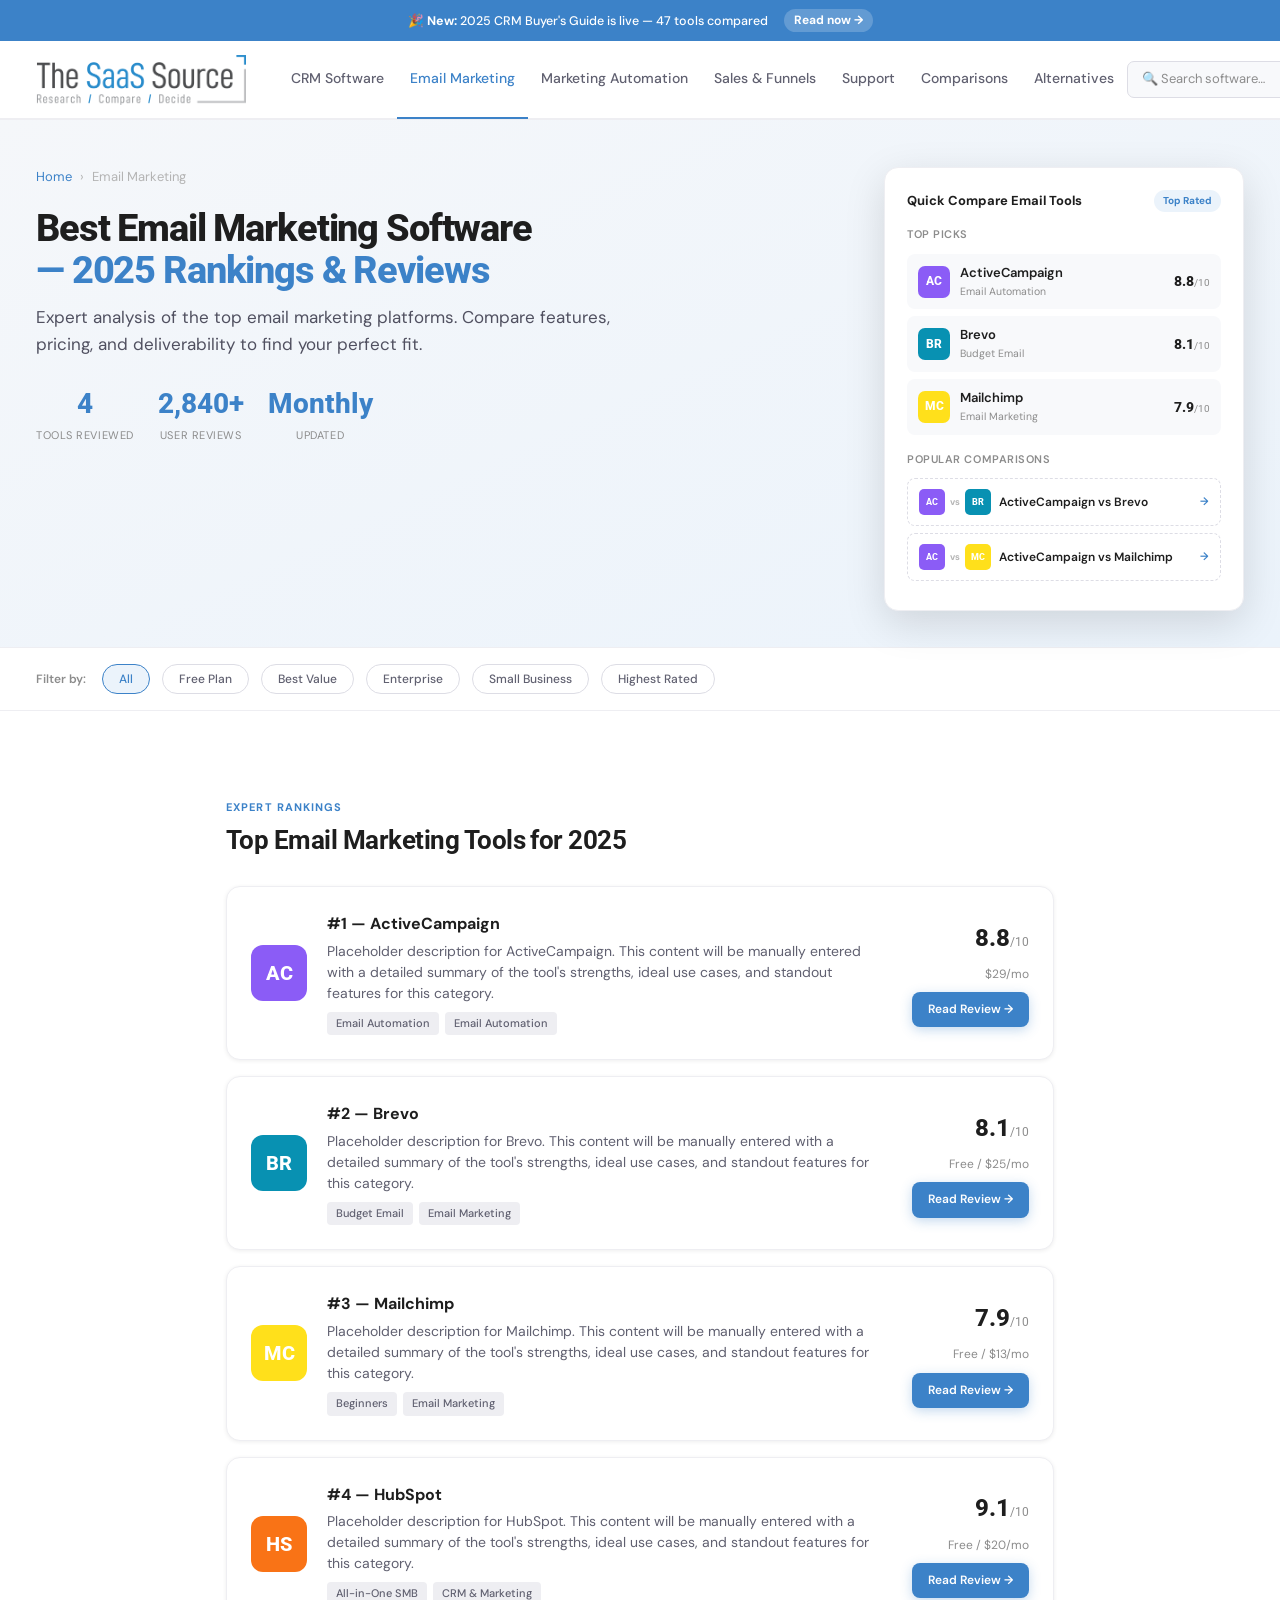
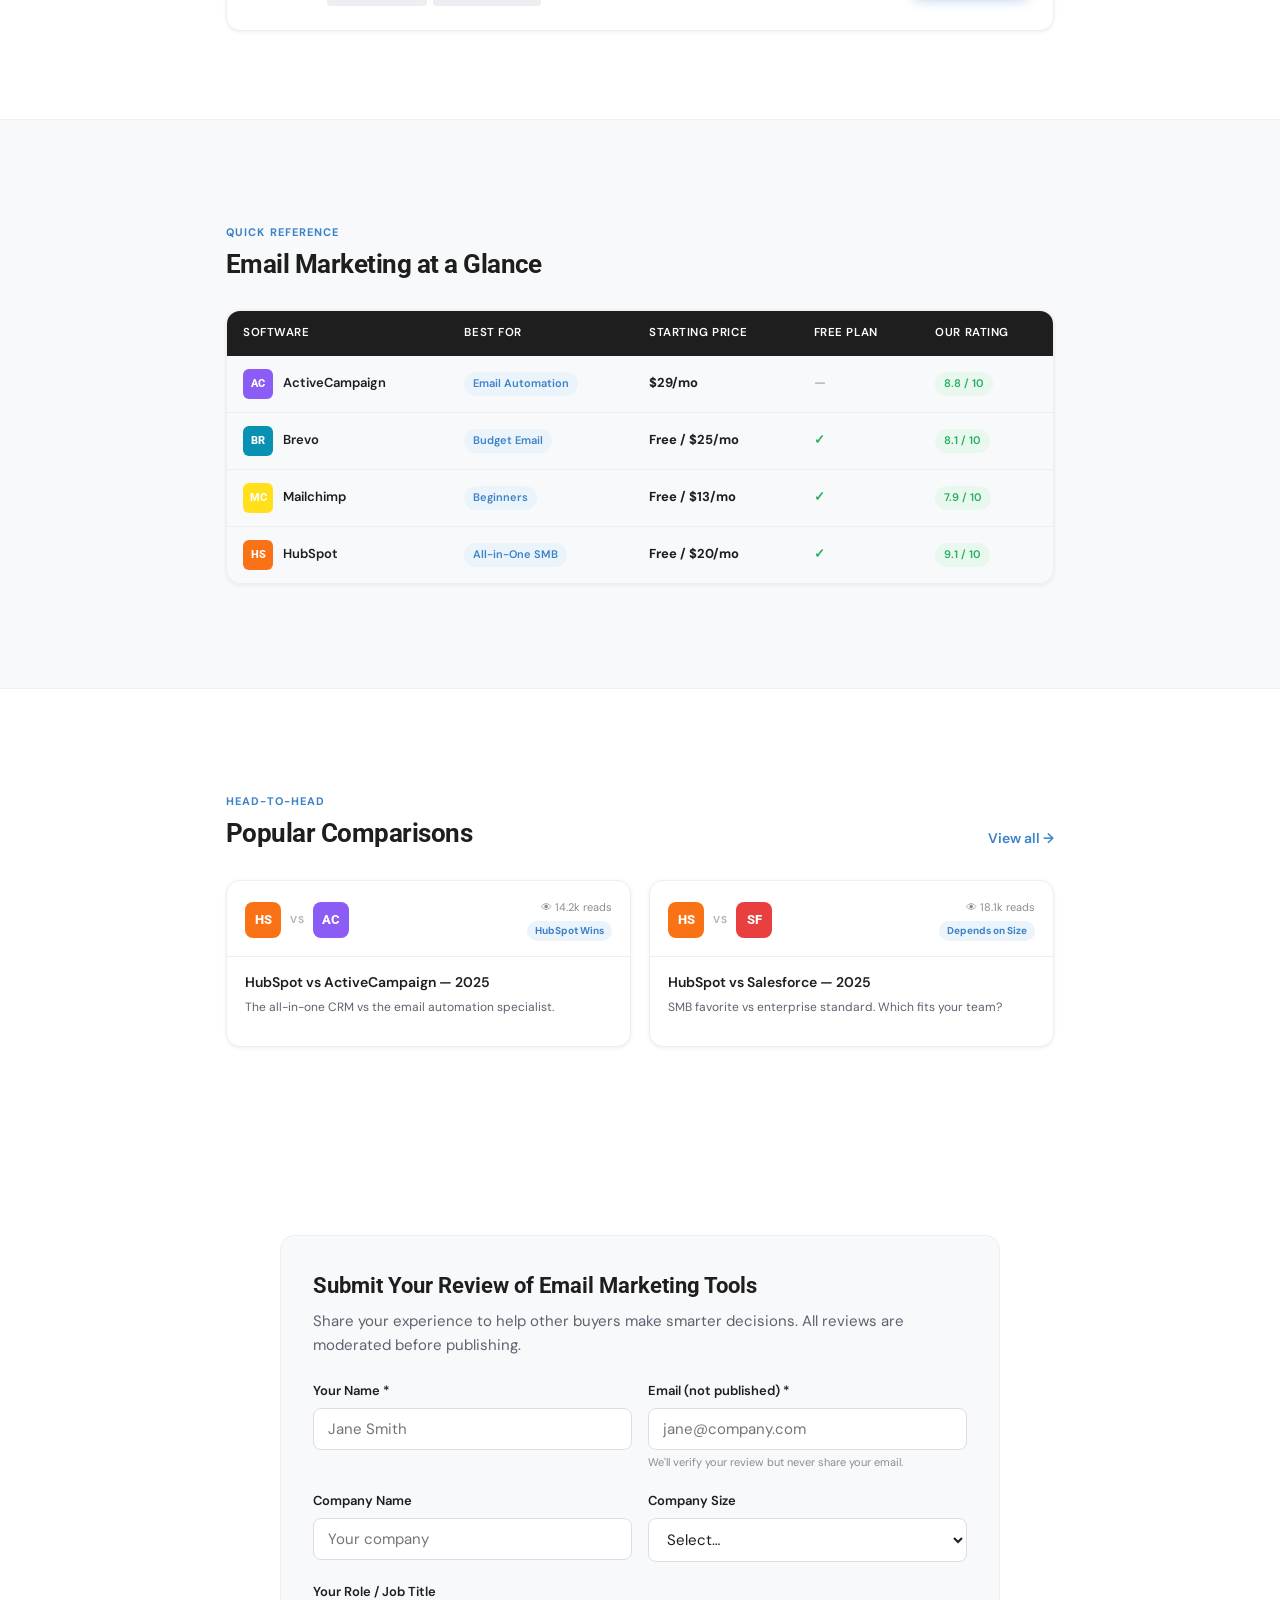
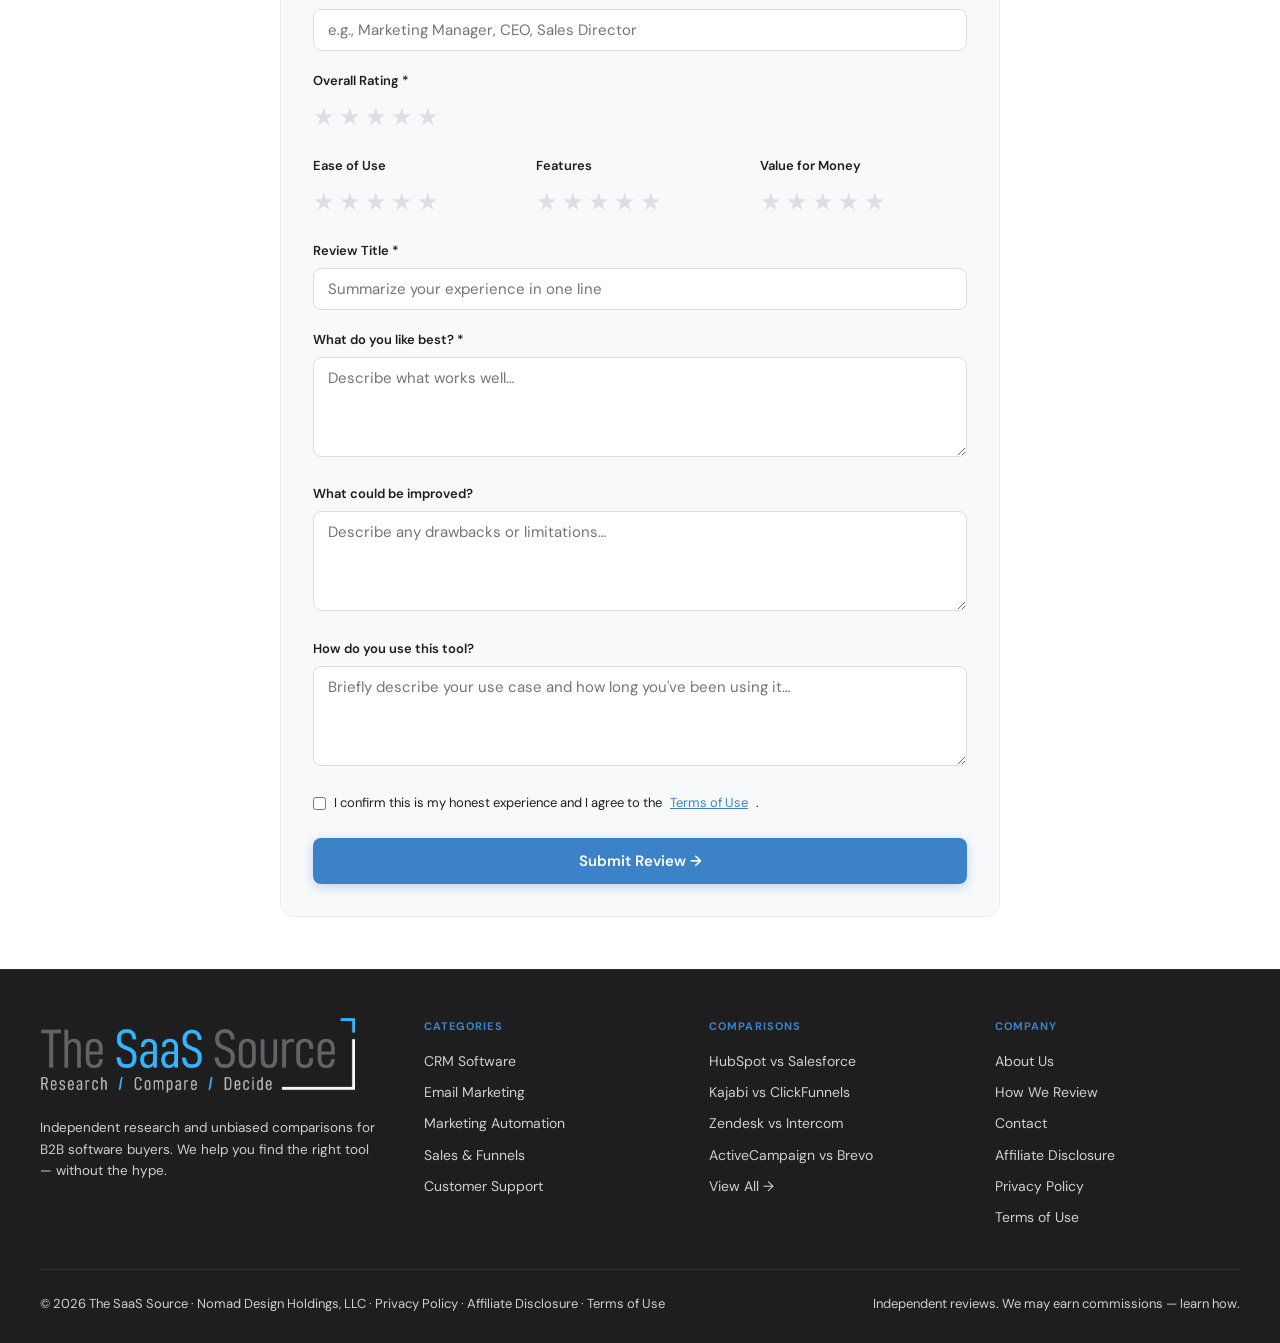
<file: category-email-marketing.html>
<!DOCTYPE html>
<html lang="en">
<head>
<meta charset="UTF-8">
<meta name="viewport" content="width=device-width, initial-scale=1.0">
<title>Email Marketing — The SaaS Source</title>
<link href="https://fonts.googleapis.com/css2?family=Roboto:wght@400;500;700;900&family=DM+Sans:ital,opsz,wght@0,9..40,300;0,9..40,400;0,9..40,500;0,9..40,600;1,9..40,400&display=swap" rel="stylesheet">
<link rel="stylesheet" href="css/styles.css">
</head>
<body>
<!-- Announcement Bar -->
<div class="announce">
  <span>🎉 <strong>New:</strong> 2025 CRM Buyer's Guide is live — 47 tools compared</span>
  <a href="#">Read now →</a>
</div>
<!-- Navigation -->
<nav class="nav">
  <a href="index.html" class="nav-logo">
    <img src="images/logo.png" alt="The SaaS Source" class="nav-logo-img">
  </a>
  <div class="nav-links">
    <a href="category-crm.html" class="nav-link">CRM Software</a>
    <a href="category-email-marketing.html" class="nav-link active">Email Marketing</a>
    <a href="category-marketing-automation.html" class="nav-link">Marketing Automation</a>
    <a href="#" class="nav-link">Sales & Funnels</a>
    <a href="#" class="nav-link">Support</a>
    <a href="comparison-template.html" class="nav-link">Comparisons</a>
    <a href="alternatives-template.html" class="nav-link">Alternatives</a>
  </div>
  <div class="nav-right">
    <div class="nav-search">🔍 Search software…</div>
    <a href="comparison-template.html" class="nav-btn">Compare Tools →</a>
  </div>
  <button class="nav-toggle"><span></span><span></span><span></span></button>
</nav>

<!-- Category Hero -->
<div class="cat-hero">
  <div class="hero-inner">
  <div class="cat-hero-left">
  <div class="breadcrumb"><a href="index.html">Home</a><span>›</span><span>Email Marketing</span></div>
  <h1>Best Email Marketing Software<br><span style="color:var(--blue);">— 2025 Rankings & Reviews</span></h1>
  <p class="cat-hero-sub">Expert analysis of the top email marketing platforms. Compare features, pricing, and deliverability to find your perfect fit.</p>
  <div class="cat-stats">
    <div class="cat-stat"><div class="cat-stat-num">4</div><div class="cat-stat-lbl">Tools Reviewed</div></div>
    <div class="cat-stat"><div class="cat-stat-num">2,840+</div><div class="cat-stat-lbl">User Reviews</div></div>
    <div class="cat-stat"><div class="cat-stat-num">Monthly</div><div class="cat-stat-lbl">Updated</div></div>
  </div>
  </div>
    <div class="cat-hero-widget">
      <div class="cat-widget-header">
        <div class="cat-widget-title">Quick Compare Email Tools</div>
        <div class="cat-widget-badge">Top Rated</div>
      </div>
      <div class="cat-widget-label">Top picks</div>
      <div class="cat-widget-items">
        <a href="review-template.html" class="cat-widget-item">
          <div class="cat-widget-ico" style="background:#8B5CF6;">AC</div>
          <div class="cat-widget-meta"><div class="cat-widget-name">ActiveCampaign</div><div class="cat-widget-cat">Email Automation</div></div>
          <div class="cat-widget-score">8.8<span>/10</span></div>
        </a>
        <a href="review-template.html" class="cat-widget-item">
          <div class="cat-widget-ico" style="background:#0891B2;">BR</div>
          <div class="cat-widget-meta"><div class="cat-widget-name">Brevo</div><div class="cat-widget-cat">Budget Email</div></div>
          <div class="cat-widget-score">8.1<span>/10</span></div>
        </a>
        <a href="review-template.html" class="cat-widget-item">
          <div class="cat-widget-ico" style="background:#FFE01B;">MC</div>
          <div class="cat-widget-meta"><div class="cat-widget-name">Mailchimp</div><div class="cat-widget-cat">Email Marketing</div></div>
          <div class="cat-widget-score">7.9<span>/10</span></div>
        </a>
      </div>
      <div class="cat-widget-label">Popular comparisons</div>
      <a href="comparison-template.html" class="cat-widget-vs">
        <div class="cat-widget-vs-badges"><div class="cat-widget-vs-badge" style="background:#8B5CF6;">AC</div><div class="cat-widget-vs-sep">vs</div><div class="cat-widget-vs-badge" style="background:#0891B2;">BR</div></div>
        <div class="cat-widget-vs-text">ActiveCampaign vs Brevo</div>
        <div class="cat-widget-vs-arrow">→</div>
      </a>
      <a href="comparison-template.html" class="cat-widget-vs">
        <div class="cat-widget-vs-badges"><div class="cat-widget-vs-badge" style="background:#8B5CF6;">AC</div><div class="cat-widget-vs-sep">vs</div><div class="cat-widget-vs-badge" style="background:#FFE01B;">MC</div></div>
        <div class="cat-widget-vs-text">ActiveCampaign vs Mailchimp</div>
        <div class="cat-widget-vs-arrow">→</div>
      </a>
    </div>
  </div>
</div>

<!-- Filters -->
<div class="cat-filters">
  <span class="cat-filter-label">Filter by:</span>
  <button class="cat-filter-btn active">All</button>
  <button class="cat-filter-btn">Free Plan</button>
  <button class="cat-filter-btn">Best Value</button>
  <button class="cat-filter-btn">Enterprise</button>
  <button class="cat-filter-btn">Small Business</button>
  <button class="cat-filter-btn">Highest Rated</button>
</div>

<!-- Software Rankings -->
<section class="section-full">
  <div style="max-width:900px;margin:0 auto;padding:36px;">
    <div class="sec-head">
      <div>
        <div class="sec-eyebrow">Expert Rankings</div>
        <div class="sec-title">Top Email Marketing Tools for 2025</div>
      </div>
    </div>
    <div class="cat-list">
<div class="cat-list-item">
  <div class="cat-list-logo" style="background:#8B5CF6;">AC</div>
  <div class="cat-list-info">
    <h3>#1 — ActiveCampaign</h3>
    <p>Placeholder description for ActiveCampaign. This content will be manually entered with a detailed summary of the tool's strengths, ideal use cases, and standout features for this category.</p>
    <div class="cat-list-tags">
      <span class="cc-tag">Email Automation</span>
      <span class="cc-tag">Email Automation</span>
    </div>
  </div>
  <div class="cat-list-actions">
    <div class="cat-list-score">8.8<span style="font-size:12px;color:var(--gray-mid);font-weight:400;">/10</span></div>
    <div class="cat-list-price">$29/mo</div>
    <a href="review-template.html" class="btn-primary" style="font-size:12px;padding:8px 16px;">Read Review →</a>
  </div>
</div><div class="cat-list-item">
  <div class="cat-list-logo" style="background:#0891B2;">BR</div>
  <div class="cat-list-info">
    <h3>#2 — Brevo</h3>
    <p>Placeholder description for Brevo. This content will be manually entered with a detailed summary of the tool's strengths, ideal use cases, and standout features for this category.</p>
    <div class="cat-list-tags">
      <span class="cc-tag">Budget Email</span>
      <span class="cc-tag">Email Marketing</span>
    </div>
  </div>
  <div class="cat-list-actions">
    <div class="cat-list-score">8.1<span style="font-size:12px;color:var(--gray-mid);font-weight:400;">/10</span></div>
    <div class="cat-list-price">Free / $25/mo</div>
    <a href="review-template.html" class="btn-primary" style="font-size:12px;padding:8px 16px;">Read Review →</a>
  </div>
</div><div class="cat-list-item">
  <div class="cat-list-logo" style="background:#FFE01B;">MC</div>
  <div class="cat-list-info">
    <h3>#3 — Mailchimp</h3>
    <p>Placeholder description for Mailchimp. This content will be manually entered with a detailed summary of the tool's strengths, ideal use cases, and standout features for this category.</p>
    <div class="cat-list-tags">
      <span class="cc-tag">Beginners</span>
      <span class="cc-tag">Email Marketing</span>
    </div>
  </div>
  <div class="cat-list-actions">
    <div class="cat-list-score">7.9<span style="font-size:12px;color:var(--gray-mid);font-weight:400;">/10</span></div>
    <div class="cat-list-price">Free / $13/mo</div>
    <a href="review-template.html" class="btn-primary" style="font-size:12px;padding:8px 16px;">Read Review →</a>
  </div>
</div><div class="cat-list-item">
  <div class="cat-list-logo" style="background:#F97316;">HS</div>
  <div class="cat-list-info">
    <h3>#4 — HubSpot</h3>
    <p>Placeholder description for HubSpot. This content will be manually entered with a detailed summary of the tool's strengths, ideal use cases, and standout features for this category.</p>
    <div class="cat-list-tags">
      <span class="cc-tag">All-in-One SMB</span>
      <span class="cc-tag">CRM & Marketing</span>
    </div>
  </div>
  <div class="cat-list-actions">
    <div class="cat-list-score">9.1<span style="font-size:12px;color:var(--gray-mid);font-weight:400;">/10</span></div>
    <div class="cat-list-price">Free / $20/mo</div>
    <a href="review-template.html" class="btn-primary" style="font-size:12px;padding:8px 16px;">Read Review →</a>
  </div>
</div>
    </div>
  </div>
</section>

<!-- Quick Comparison Table -->
<section class="section-full alt">
  <div style="max-width:900px;margin:0 auto;padding:52px 36px;">
    <div class="sec-head">
      <div>
        <div class="sec-eyebrow">Quick Reference</div>
        <div class="sec-title">Email Marketing at a Glance</div>
      </div>
    </div>
    <div class="bf-wrap">
      <table class="bf">
        <thead><tr><th>Software</th><th>Best For</th><th>Starting Price</th><th>Free Plan</th><th>Our Rating</th></tr></thead>
        <tbody>
          <tr>
            <td><div class="td-prod"><div class="td-ico" style="background:#8B5CF6;">AC</div><div><div class="td-name">ActiveCampaign</div></div></div></td>
            <td><span class="bf-pill bf-pill-blue">Email Automation</span></td>
            <td><span class="td-price">$29/mo</span></td>
            <td><span class="cross">—</span></td>
            <td><span class="bf-pill bf-pill-green">8.8 / 10</span></td>
          </tr>
          <tr>
            <td><div class="td-prod"><div class="td-ico" style="background:#0891B2;">BR</div><div><div class="td-name">Brevo</div></div></div></td>
            <td><span class="bf-pill bf-pill-blue">Budget Email</span></td>
            <td><span class="td-price">Free / $25/mo</span></td>
            <td><span class="check">✓</span></td>
            <td><span class="bf-pill bf-pill-green">8.1 / 10</span></td>
          </tr>
          <tr>
            <td><div class="td-prod"><div class="td-ico" style="background:#FFE01B;">MC</div><div><div class="td-name">Mailchimp</div></div></div></td>
            <td><span class="bf-pill bf-pill-blue">Beginners</span></td>
            <td><span class="td-price">Free / $13/mo</span></td>
            <td><span class="check">✓</span></td>
            <td><span class="bf-pill bf-pill-green">7.9 / 10</span></td>
          </tr>
          <tr>
            <td><div class="td-prod"><div class="td-ico" style="background:#F97316;">HS</div><div><div class="td-name">HubSpot</div></div></div></td>
            <td><span class="bf-pill bf-pill-blue">All-in-One SMB</span></td>
            <td><span class="td-price">Free / $20/mo</span></td>
            <td><span class="check">✓</span></td>
            <td><span class="bf-pill bf-pill-green">9.1 / 10</span></td>
          </tr>
        </tbody>
      </table>
    </div>
  </div>
</section>

<!-- Related Comparisons -->
<section class="section-full">
  <div style="max-width:900px;margin:0 auto;padding:52px 36px;">
    <div class="sec-head">
      <div>
        <div class="sec-eyebrow">Head-to-Head</div>
        <div class="sec-title">Popular Comparisons</div>
      </div>
      <a href="comparison-template.html" class="sec-link">View all →</a>
    </div>
    <div class="comp-grid" style="grid-template-columns:repeat(2,1fr);">
      <a href="comparison-template.html" class="comp-card" style="text-decoration:none;">
        <div class="cc-top">
          <div class="vs-row"><div class="p-badge" style="background:#F97316;">HS</div><div class="vs-sep">VS</div><div class="p-badge" style="background:#8B5CF6;">AC</div></div>
          <div class="cc-meta"><div class="cc-reads">👁 14.2k reads</div><div class="cc-verdict">HubSpot Wins</div></div>
        </div>
        <div class="cc-body">
          <div class="cc-title">HubSpot vs ActiveCampaign — 2025</div>
          <div class="cc-snip">The all-in-one CRM vs the email automation specialist.</div>
        </div>
      </a>
      <a href="comparison-template.html" class="comp-card" style="text-decoration:none;">
        <div class="cc-top">
          <div class="vs-row"><div class="p-badge" style="background:#F97316;">HS</div><div class="vs-sep">VS</div><div class="p-badge" style="background:#E84040;">SF</div></div>
          <div class="cc-meta"><div class="cc-reads">👁 18.1k reads</div><div class="cc-verdict">Depends on Size</div></div>
        </div>
        <div class="cc-body">
          <div class="cc-title">HubSpot vs Salesforce — 2025</div>
          <div class="cc-snip">SMB favorite vs enterprise standard. Which fits your team?</div>
        </div>
      </a>
    </div>
  </div>
</section>

<section class="section-full" id="submit-review">
  <div style="max-width:720px;margin:0 auto;">
    <div class="review-form-section">
      <h2>Submit Your Review of Email Marketing Tools</h2>
      <p class="form-subtitle">Share your experience to help other buyers make smarter decisions. All reviews are moderated before publishing.</p>
      
      <form id="reviewForm" action="#" method="POST">
        <div class="form-grid-2">
          <div class="form-row">
            <label for="reviewer-name">Your Name *</label>
            <input type="text" id="reviewer-name" name="reviewer_name" placeholder="Jane Smith" required>
          </div>
          <div class="form-row">
            <label for="reviewer-email">Email (not published) *</label>
            <input type="email" id="reviewer-email" name="reviewer_email" placeholder="jane@company.com" required>
            <div class="hint">We'll verify your review but never share your email.</div>
          </div>
        </div>

        <div class="form-grid-2">
          <div class="form-row">
            <label for="company-name">Company Name</label>
            <input type="text" id="company-name" name="company_name" placeholder="Your company">
          </div>
          <div class="form-row">
            <label for="company-size">Company Size</label>
            <select id="company-size" name="company_size">
              <option value="">Select…</option>
              <option>1-10 employees</option>
              <option>11-50 employees</option>
              <option>51-200 employees</option>
              <option>201-1000 employees</option>
              <option>1000+ employees</option>
            </select>
          </div>
        </div>

        <div class="form-row">
          <label for="role">Your Role / Job Title</label>
          <input type="text" id="role" name="role" placeholder="e.g., Marketing Manager, CEO, Sales Director">
        </div>

        <div class="form-row">
          <label>Overall Rating *</label>
          <div class="star-rating-input" id="overall-rating">
            <span class="star" data-value="1">★</span>
            <span class="star" data-value="2">★</span>
            <span class="star" data-value="3">★</span>
            <span class="star" data-value="4">★</span>
            <span class="star" data-value="5">★</span>
          </div>
          <input type="hidden" name="overall_rating" id="overall-rating-value">
        </div>

        <div class="form-grid-3">
          <div class="form-row">
            <label>Ease of Use</label>
            <div class="star-rating-input" data-field="ease_of_use">
              <span class="star" data-value="1">★</span><span class="star" data-value="2">★</span><span class="star" data-value="3">★</span><span class="star" data-value="4">★</span><span class="star" data-value="5">★</span>
            </div>
          </div>
          <div class="form-row">
            <label>Features</label>
            <div class="star-rating-input" data-field="features">
              <span class="star" data-value="1">★</span><span class="star" data-value="2">★</span><span class="star" data-value="3">★</span><span class="star" data-value="4">★</span><span class="star" data-value="5">★</span>
            </div>
          </div>
          <div class="form-row">
            <label>Value for Money</label>
            <div class="star-rating-input" data-field="value">
              <span class="star" data-value="1">★</span><span class="star" data-value="2">★</span><span class="star" data-value="3">★</span><span class="star" data-value="4">★</span><span class="star" data-value="5">★</span>
            </div>
          </div>
        </div>

        <div class="form-row">
          <label for="review-title">Review Title *</label>
          <input type="text" id="review-title" name="review_title" placeholder="Summarize your experience in one line" required>
        </div>

        <div class="form-row">
          <label for="pros">What do you like best? *</label>
          <textarea id="pros" name="pros" placeholder="Describe what works well…" required></textarea>
        </div>

        <div class="form-row">
          <label for="cons">What could be improved?</label>
          <textarea id="cons" name="cons" placeholder="Describe any drawbacks or limitations…"></textarea>
        </div>

        <div class="form-row">
          <label for="use-case">How do you use this tool?</label>
          <textarea id="use-case" name="use_case" placeholder="Briefly describe your use case and how long you've been using it…"></textarea>
        </div>

        <div class="form-row" style="margin-top:8px;">
          <label style="display:flex;align-items:center;gap:8px;font-weight:400;">
            <input type="checkbox" name="agree_terms" required>
            I confirm this is my honest experience and I agree to the <a href="terms-of-use.html" style="color:var(--blue);text-decoration:underline;">Terms of Use</a>.
          </label>
        </div>

        <div style="margin-top:24px;">
          <button type="submit" class="btn-primary" style="width:100%;justify-content:center;">Submit Review →</button>
        </div>
      </form>
    </div>
  </div>
</section>
<!-- Footer -->
<footer class="footer">
  <div class="footer-grid">
    <div class="footer-brand">
      <div class="footer-logo"><img src="images/logo.png" alt="The SaaS Source" class="footer-logo-img"></div>
      <p>Independent research and unbiased comparisons for B2B software buyers. We help you find the right tool — without the hype.</p>
    </div>
    <div class="footer-col">
      <h4>Categories</h4>
      <div class="footer-links">
        <a href="category-crm.html" class="footer-link">CRM Software</a>
        <a href="category-email-marketing.html" class="footer-link">Email Marketing</a>
        <a href="category-marketing-automation.html" class="footer-link">Marketing Automation</a>
        <a href="#" class="footer-link">Sales &amp; Funnels</a>
        <a href="#" class="footer-link">Customer Support</a>
      </div>
    </div>
    <div class="footer-col">
      <h4>Comparisons</h4>
      <div class="footer-links">
        <a href="comparison-template.html" class="footer-link">HubSpot vs Salesforce</a>
        <a href="#" class="footer-link">Kajabi vs ClickFunnels</a>
        <a href="#" class="footer-link">Zendesk vs Intercom</a>
        <a href="#" class="footer-link">ActiveCampaign vs Brevo</a>
        <a href="comparison-template.html" class="footer-link">View All →</a>
      </div>
    </div>
    <div class="footer-col">
      <h4>Company</h4>
      <div class="footer-links">
        <a href="about.html" class="footer-link">About Us</a>
        <a href="about.html#methodology" class="footer-link">How We Review</a>
        <a href="contact.html" class="footer-link">Contact</a>
        <a href="affiliate-disclosure.html" class="footer-link">Affiliate Disclosure</a>
        <a href="privacy-policy.html" class="footer-link">Privacy Policy</a>
        <a href="terms-of-use.html" class="footer-link">Terms of Use</a>
      </div>
    </div>
  </div>
  <div class="footer-bottom">
    <div class="footer-legal">© 2026 The SaaS Source · Nomad Design Holdings, LLC · <a href="privacy-policy.html">Privacy Policy</a> · <a href="affiliate-disclosure.html">Affiliate Disclosure</a> · <a href="terms-of-use.html">Terms of Use</a></div>
    <div class="footer-legal">Independent reviews. We may earn commissions — <a href="affiliate-disclosure.html">learn how</a>.</div>
  </div>
</footer>

<script>
// Star rating interactivity
document.querySelectorAll('.star-rating-input').forEach(group => {
  const stars = group.querySelectorAll('.star');
  stars.forEach(star => {
    star.addEventListener('click', () => {
      const val = parseInt(star.dataset.value);
      stars.forEach(s => {
        s.classList.toggle('active', parseInt(s.dataset.value) <= val);
      });
      // Set hidden input if exists
      const hiddenInput = group.nextElementSibling;
      if (hiddenInput && hiddenInput.type === 'hidden') {
        hiddenInput.value = val;
      }
    });
    star.addEventListener('mouseenter', () => {
      const val = parseInt(star.dataset.value);
      stars.forEach(s => {
        s.style.color = parseInt(s.dataset.value) <= val ? '#E8A020' : '';
      });
    });
    group.addEventListener('mouseleave', () => {
      stars.forEach(s => {
        s.style.color = s.classList.contains('active') ? '#E8A020' : '';
      });
    });
  });
});

// Form submission handler (placeholder)
document.getElementById('reviewForm')?.addEventListener('submit', function(e) {
  e.preventDefault();
  alert('Thank you! Your review has been submitted for moderation. We\'ll notify you once it\'s published.');
  this.reset();
  document.querySelectorAll('.star').forEach(s => s.classList.remove('active'));
});
</script>
</body>
</html>
</file>
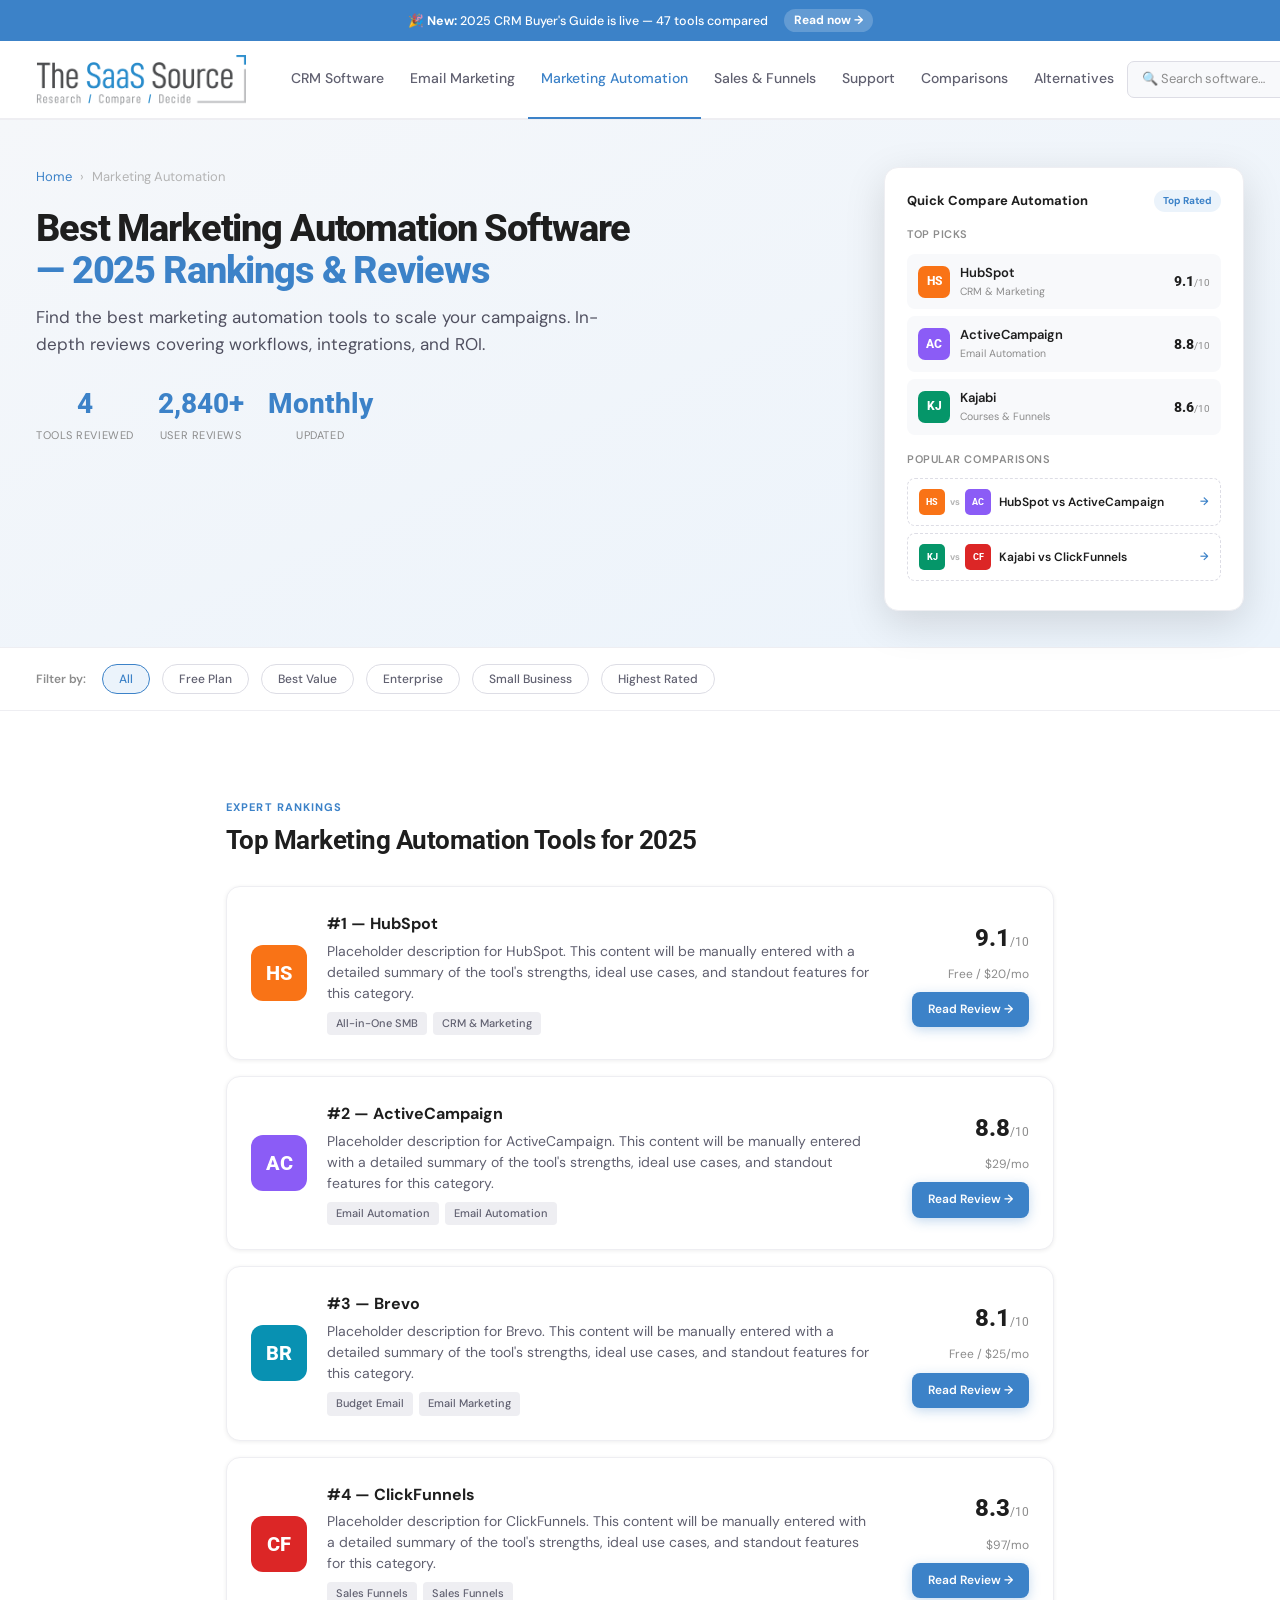
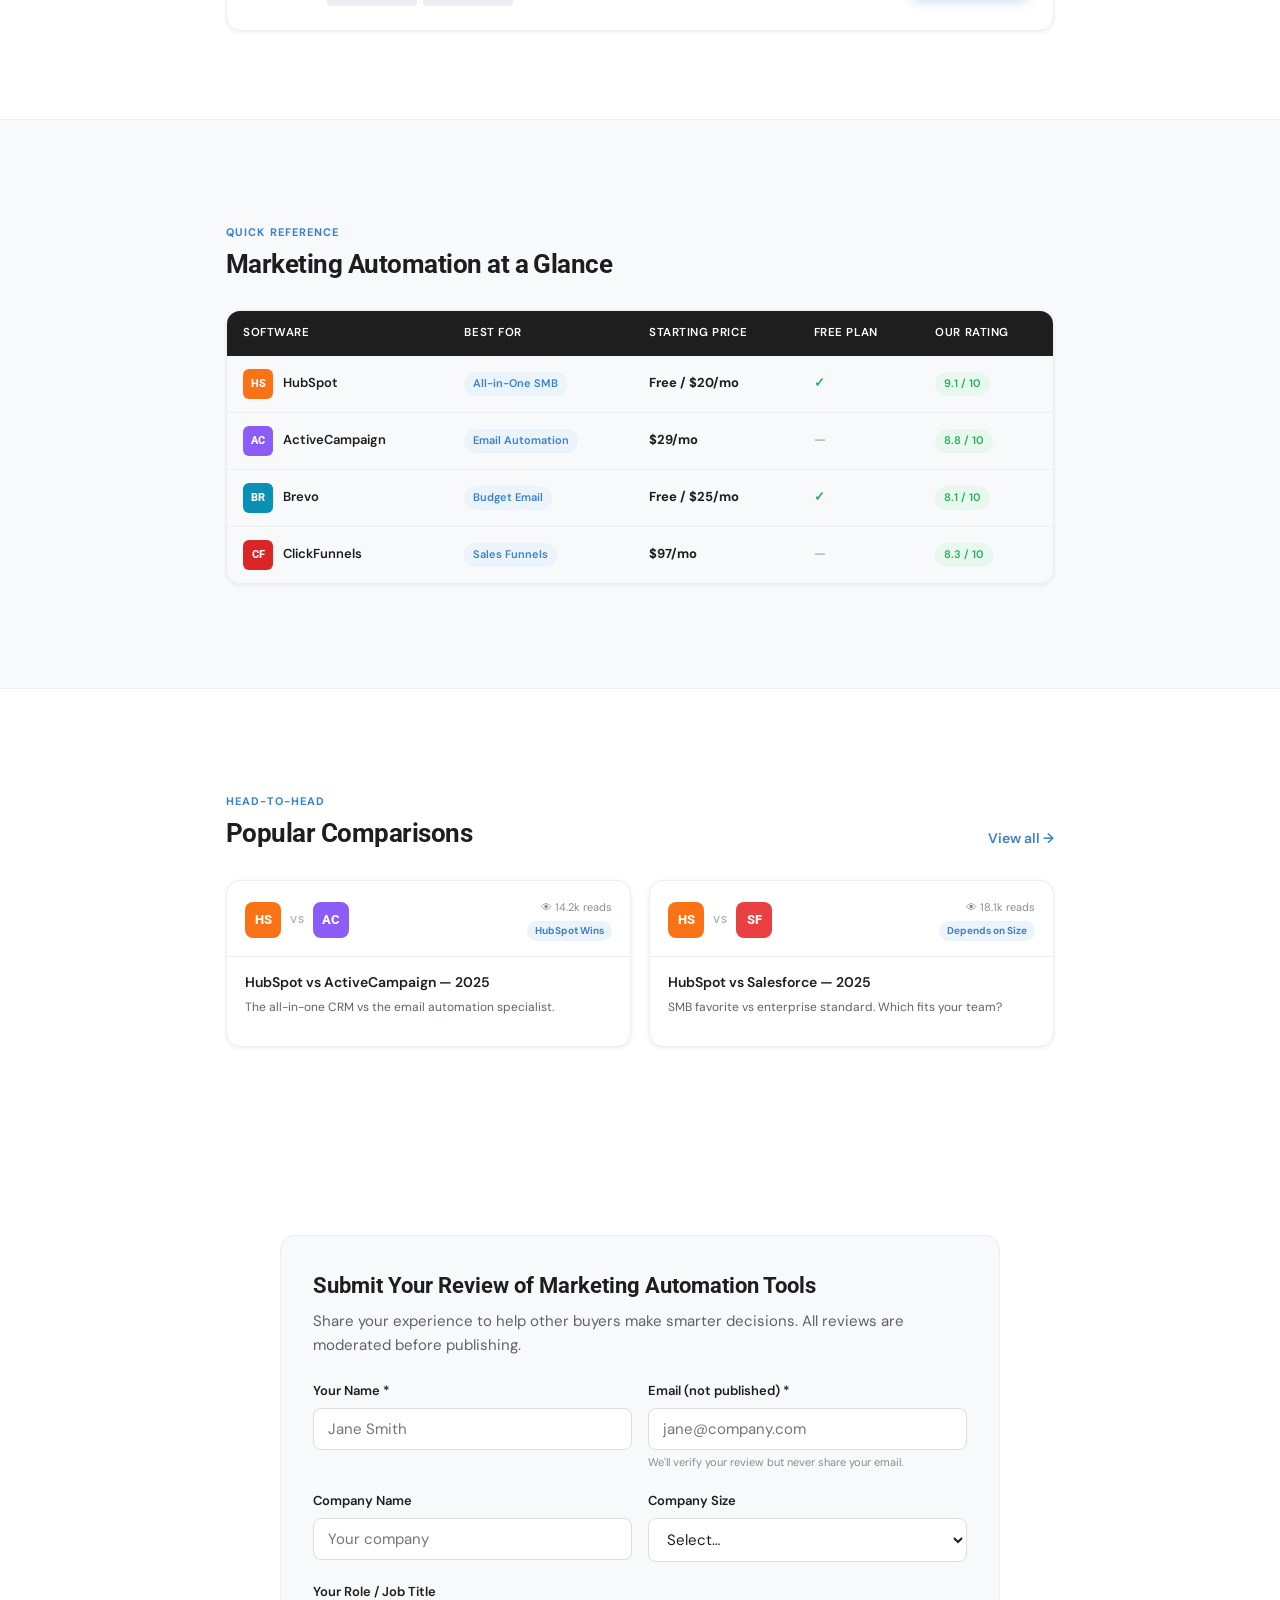
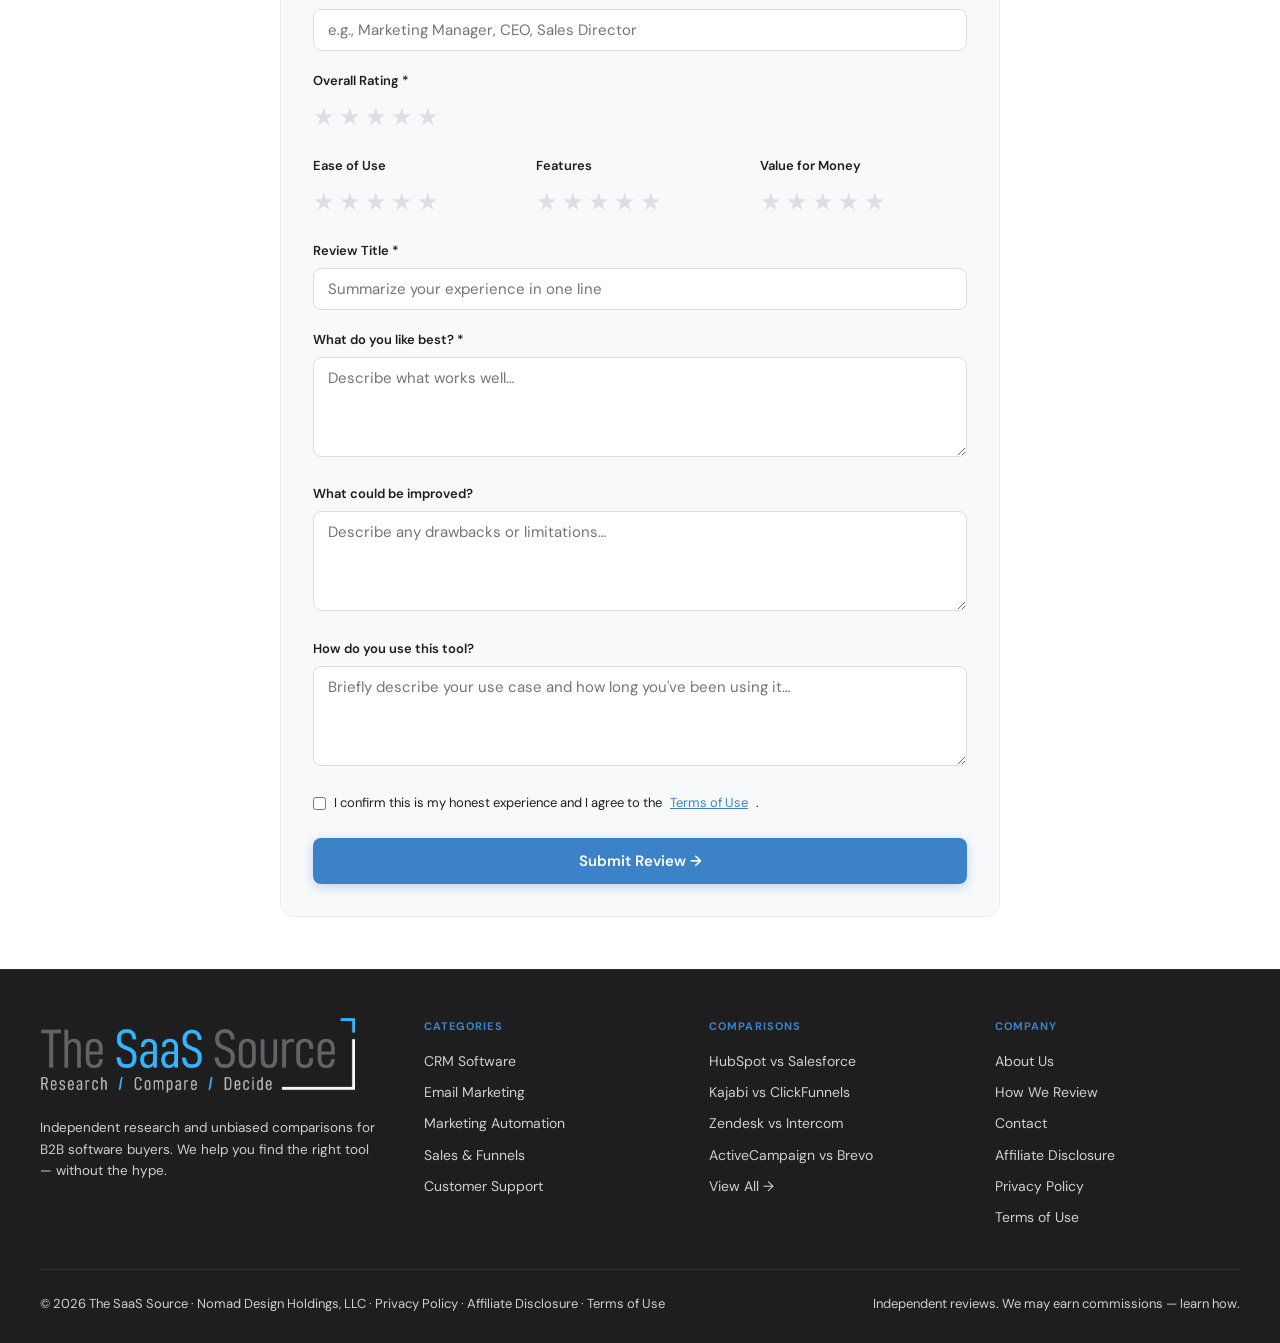
<file: category-marketing-automation.html>
<!DOCTYPE html>
<html lang="en">
<head>
<meta charset="UTF-8">
<meta name="viewport" content="width=device-width, initial-scale=1.0">
<title>Marketing Automation — The SaaS Source</title>
<link href="https://fonts.googleapis.com/css2?family=Roboto:wght@400;500;700;900&family=DM+Sans:ital,opsz,wght@0,9..40,300;0,9..40,400;0,9..40,500;0,9..40,600;1,9..40,400&display=swap" rel="stylesheet">
<link rel="stylesheet" href="css/styles.css">
</head>
<body>
<!-- Announcement Bar -->
<div class="announce">
  <span>🎉 <strong>New:</strong> 2025 CRM Buyer's Guide is live — 47 tools compared</span>
  <a href="#">Read now →</a>
</div>
<!-- Navigation -->
<nav class="nav">
  <a href="index.html" class="nav-logo">
    <img src="images/logo.png" alt="The SaaS Source" class="nav-logo-img">
  </a>
  <div class="nav-links">
    <a href="category-crm.html" class="nav-link">CRM Software</a>
    <a href="category-email-marketing.html" class="nav-link">Email Marketing</a>
    <a href="category-marketing-automation.html" class="nav-link active">Marketing Automation</a>
    <a href="#" class="nav-link">Sales & Funnels</a>
    <a href="#" class="nav-link">Support</a>
    <a href="comparison-template.html" class="nav-link">Comparisons</a>
    <a href="alternatives-template.html" class="nav-link">Alternatives</a>
  </div>
  <div class="nav-right">
    <div class="nav-search">🔍 Search software…</div>
    <a href="comparison-template.html" class="nav-btn">Compare Tools →</a>
  </div>
  <button class="nav-toggle"><span></span><span></span><span></span></button>
</nav>

<!-- Category Hero -->
<div class="cat-hero">
  <div class="hero-inner">
  <div class="cat-hero-left">
  <div class="breadcrumb"><a href="index.html">Home</a><span>›</span><span>Marketing Automation</span></div>
  <h1>Best Marketing Automation Software<br><span style="color:var(--blue);">— 2025 Rankings & Reviews</span></h1>
  <p class="cat-hero-sub">Find the best marketing automation tools to scale your campaigns. In-depth reviews covering workflows, integrations, and ROI.</p>
  <div class="cat-stats">
    <div class="cat-stat"><div class="cat-stat-num">4</div><div class="cat-stat-lbl">Tools Reviewed</div></div>
    <div class="cat-stat"><div class="cat-stat-num">2,840+</div><div class="cat-stat-lbl">User Reviews</div></div>
    <div class="cat-stat"><div class="cat-stat-num">Monthly</div><div class="cat-stat-lbl">Updated</div></div>
  </div>
  </div>
    <div class="cat-hero-widget">
      <div class="cat-widget-header">
        <div class="cat-widget-title">Quick Compare Automation</div>
        <div class="cat-widget-badge">Top Rated</div>
      </div>
      <div class="cat-widget-label">Top picks</div>
      <div class="cat-widget-items">
        <a href="review-template.html" class="cat-widget-item">
          <div class="cat-widget-ico" style="background:#F97316;">HS</div>
          <div class="cat-widget-meta"><div class="cat-widget-name">HubSpot</div><div class="cat-widget-cat">CRM &amp; Marketing</div></div>
          <div class="cat-widget-score">9.1<span>/10</span></div>
        </a>
        <a href="review-template.html" class="cat-widget-item">
          <div class="cat-widget-ico" style="background:#8B5CF6;">AC</div>
          <div class="cat-widget-meta"><div class="cat-widget-name">ActiveCampaign</div><div class="cat-widget-cat">Email Automation</div></div>
          <div class="cat-widget-score">8.8<span>/10</span></div>
        </a>
        <a href="review-template.html" class="cat-widget-item">
          <div class="cat-widget-ico" style="background:#059669;">KJ</div>
          <div class="cat-widget-meta"><div class="cat-widget-name">Kajabi</div><div class="cat-widget-cat">Courses &amp; Funnels</div></div>
          <div class="cat-widget-score">8.6<span>/10</span></div>
        </a>
      </div>
      <div class="cat-widget-label">Popular comparisons</div>
      <a href="comparison-template.html" class="cat-widget-vs">
        <div class="cat-widget-vs-badges"><div class="cat-widget-vs-badge" style="background:#F97316;">HS</div><div class="cat-widget-vs-sep">vs</div><div class="cat-widget-vs-badge" style="background:#8B5CF6;">AC</div></div>
        <div class="cat-widget-vs-text">HubSpot vs ActiveCampaign</div>
        <div class="cat-widget-vs-arrow">→</div>
      </a>
      <a href="comparison-template.html" class="cat-widget-vs">
        <div class="cat-widget-vs-badges"><div class="cat-widget-vs-badge" style="background:#059669;">KJ</div><div class="cat-widget-vs-sep">vs</div><div class="cat-widget-vs-badge" style="background:#DC2626;">CF</div></div>
        <div class="cat-widget-vs-text">Kajabi vs ClickFunnels</div>
        <div class="cat-widget-vs-arrow">→</div>
      </a>
    </div>
  </div>
</div>

<!-- Filters -->
<div class="cat-filters">
  <span class="cat-filter-label">Filter by:</span>
  <button class="cat-filter-btn active">All</button>
  <button class="cat-filter-btn">Free Plan</button>
  <button class="cat-filter-btn">Best Value</button>
  <button class="cat-filter-btn">Enterprise</button>
  <button class="cat-filter-btn">Small Business</button>
  <button class="cat-filter-btn">Highest Rated</button>
</div>

<!-- Software Rankings -->
<section class="section-full">
  <div style="max-width:900px;margin:0 auto;padding:36px;">
    <div class="sec-head">
      <div>
        <div class="sec-eyebrow">Expert Rankings</div>
        <div class="sec-title">Top Marketing Automation Tools for 2025</div>
      </div>
    </div>
    <div class="cat-list">
<div class="cat-list-item">
  <div class="cat-list-logo" style="background:#F97316;">HS</div>
  <div class="cat-list-info">
    <h3>#1 — HubSpot</h3>
    <p>Placeholder description for HubSpot. This content will be manually entered with a detailed summary of the tool's strengths, ideal use cases, and standout features for this category.</p>
    <div class="cat-list-tags">
      <span class="cc-tag">All-in-One SMB</span>
      <span class="cc-tag">CRM & Marketing</span>
    </div>
  </div>
  <div class="cat-list-actions">
    <div class="cat-list-score">9.1<span style="font-size:12px;color:var(--gray-mid);font-weight:400;">/10</span></div>
    <div class="cat-list-price">Free / $20/mo</div>
    <a href="review-template.html" class="btn-primary" style="font-size:12px;padding:8px 16px;">Read Review →</a>
  </div>
</div><div class="cat-list-item">
  <div class="cat-list-logo" style="background:#8B5CF6;">AC</div>
  <div class="cat-list-info">
    <h3>#2 — ActiveCampaign</h3>
    <p>Placeholder description for ActiveCampaign. This content will be manually entered with a detailed summary of the tool's strengths, ideal use cases, and standout features for this category.</p>
    <div class="cat-list-tags">
      <span class="cc-tag">Email Automation</span>
      <span class="cc-tag">Email Automation</span>
    </div>
  </div>
  <div class="cat-list-actions">
    <div class="cat-list-score">8.8<span style="font-size:12px;color:var(--gray-mid);font-weight:400;">/10</span></div>
    <div class="cat-list-price">$29/mo</div>
    <a href="review-template.html" class="btn-primary" style="font-size:12px;padding:8px 16px;">Read Review →</a>
  </div>
</div><div class="cat-list-item">
  <div class="cat-list-logo" style="background:#0891B2;">BR</div>
  <div class="cat-list-info">
    <h3>#3 — Brevo</h3>
    <p>Placeholder description for Brevo. This content will be manually entered with a detailed summary of the tool's strengths, ideal use cases, and standout features for this category.</p>
    <div class="cat-list-tags">
      <span class="cc-tag">Budget Email</span>
      <span class="cc-tag">Email Marketing</span>
    </div>
  </div>
  <div class="cat-list-actions">
    <div class="cat-list-score">8.1<span style="font-size:12px;color:var(--gray-mid);font-weight:400;">/10</span></div>
    <div class="cat-list-price">Free / $25/mo</div>
    <a href="review-template.html" class="btn-primary" style="font-size:12px;padding:8px 16px;">Read Review →</a>
  </div>
</div><div class="cat-list-item">
  <div class="cat-list-logo" style="background:#DC2626;">CF</div>
  <div class="cat-list-info">
    <h3>#4 — ClickFunnels</h3>
    <p>Placeholder description for ClickFunnels. This content will be manually entered with a detailed summary of the tool's strengths, ideal use cases, and standout features for this category.</p>
    <div class="cat-list-tags">
      <span class="cc-tag">Sales Funnels</span>
      <span class="cc-tag">Sales Funnels</span>
    </div>
  </div>
  <div class="cat-list-actions">
    <div class="cat-list-score">8.3<span style="font-size:12px;color:var(--gray-mid);font-weight:400;">/10</span></div>
    <div class="cat-list-price">$97/mo</div>
    <a href="review-template.html" class="btn-primary" style="font-size:12px;padding:8px 16px;">Read Review →</a>
  </div>
</div>
    </div>
  </div>
</section>

<!-- Quick Comparison Table -->
<section class="section-full alt">
  <div style="max-width:900px;margin:0 auto;padding:52px 36px;">
    <div class="sec-head">
      <div>
        <div class="sec-eyebrow">Quick Reference</div>
        <div class="sec-title">Marketing Automation at a Glance</div>
      </div>
    </div>
    <div class="bf-wrap">
      <table class="bf">
        <thead><tr><th>Software</th><th>Best For</th><th>Starting Price</th><th>Free Plan</th><th>Our Rating</th></tr></thead>
        <tbody>
          <tr>
            <td><div class="td-prod"><div class="td-ico" style="background:#F97316;">HS</div><div><div class="td-name">HubSpot</div></div></div></td>
            <td><span class="bf-pill bf-pill-blue">All-in-One SMB</span></td>
            <td><span class="td-price">Free / $20/mo</span></td>
            <td><span class="check">✓</span></td>
            <td><span class="bf-pill bf-pill-green">9.1 / 10</span></td>
          </tr>
          <tr>
            <td><div class="td-prod"><div class="td-ico" style="background:#8B5CF6;">AC</div><div><div class="td-name">ActiveCampaign</div></div></div></td>
            <td><span class="bf-pill bf-pill-blue">Email Automation</span></td>
            <td><span class="td-price">$29/mo</span></td>
            <td><span class="cross">—</span></td>
            <td><span class="bf-pill bf-pill-green">8.8 / 10</span></td>
          </tr>
          <tr>
            <td><div class="td-prod"><div class="td-ico" style="background:#0891B2;">BR</div><div><div class="td-name">Brevo</div></div></div></td>
            <td><span class="bf-pill bf-pill-blue">Budget Email</span></td>
            <td><span class="td-price">Free / $25/mo</span></td>
            <td><span class="check">✓</span></td>
            <td><span class="bf-pill bf-pill-green">8.1 / 10</span></td>
          </tr>
          <tr>
            <td><div class="td-prod"><div class="td-ico" style="background:#DC2626;">CF</div><div><div class="td-name">ClickFunnels</div></div></div></td>
            <td><span class="bf-pill bf-pill-blue">Sales Funnels</span></td>
            <td><span class="td-price">$97/mo</span></td>
            <td><span class="cross">—</span></td>
            <td><span class="bf-pill bf-pill-green">8.3 / 10</span></td>
          </tr>
        </tbody>
      </table>
    </div>
  </div>
</section>

<!-- Related Comparisons -->
<section class="section-full">
  <div style="max-width:900px;margin:0 auto;padding:52px 36px;">
    <div class="sec-head">
      <div>
        <div class="sec-eyebrow">Head-to-Head</div>
        <div class="sec-title">Popular Comparisons</div>
      </div>
      <a href="comparison-template.html" class="sec-link">View all →</a>
    </div>
    <div class="comp-grid" style="grid-template-columns:repeat(2,1fr);">
      <a href="comparison-template.html" class="comp-card" style="text-decoration:none;">
        <div class="cc-top">
          <div class="vs-row"><div class="p-badge" style="background:#F97316;">HS</div><div class="vs-sep">VS</div><div class="p-badge" style="background:#8B5CF6;">AC</div></div>
          <div class="cc-meta"><div class="cc-reads">👁 14.2k reads</div><div class="cc-verdict">HubSpot Wins</div></div>
        </div>
        <div class="cc-body">
          <div class="cc-title">HubSpot vs ActiveCampaign — 2025</div>
          <div class="cc-snip">The all-in-one CRM vs the email automation specialist.</div>
        </div>
      </a>
      <a href="comparison-template.html" class="comp-card" style="text-decoration:none;">
        <div class="cc-top">
          <div class="vs-row"><div class="p-badge" style="background:#F97316;">HS</div><div class="vs-sep">VS</div><div class="p-badge" style="background:#E84040;">SF</div></div>
          <div class="cc-meta"><div class="cc-reads">👁 18.1k reads</div><div class="cc-verdict">Depends on Size</div></div>
        </div>
        <div class="cc-body">
          <div class="cc-title">HubSpot vs Salesforce — 2025</div>
          <div class="cc-snip">SMB favorite vs enterprise standard. Which fits your team?</div>
        </div>
      </a>
    </div>
  </div>
</section>

<section class="section-full" id="submit-review">
  <div style="max-width:720px;margin:0 auto;">
    <div class="review-form-section">
      <h2>Submit Your Review of Marketing Automation Tools</h2>
      <p class="form-subtitle">Share your experience to help other buyers make smarter decisions. All reviews are moderated before publishing.</p>
      
      <form id="reviewForm" action="#" method="POST">
        <div class="form-grid-2">
          <div class="form-row">
            <label for="reviewer-name">Your Name *</label>
            <input type="text" id="reviewer-name" name="reviewer_name" placeholder="Jane Smith" required>
          </div>
          <div class="form-row">
            <label for="reviewer-email">Email (not published) *</label>
            <input type="email" id="reviewer-email" name="reviewer_email" placeholder="jane@company.com" required>
            <div class="hint">We'll verify your review but never share your email.</div>
          </div>
        </div>

        <div class="form-grid-2">
          <div class="form-row">
            <label for="company-name">Company Name</label>
            <input type="text" id="company-name" name="company_name" placeholder="Your company">
          </div>
          <div class="form-row">
            <label for="company-size">Company Size</label>
            <select id="company-size" name="company_size">
              <option value="">Select…</option>
              <option>1-10 employees</option>
              <option>11-50 employees</option>
              <option>51-200 employees</option>
              <option>201-1000 employees</option>
              <option>1000+ employees</option>
            </select>
          </div>
        </div>

        <div class="form-row">
          <label for="role">Your Role / Job Title</label>
          <input type="text" id="role" name="role" placeholder="e.g., Marketing Manager, CEO, Sales Director">
        </div>

        <div class="form-row">
          <label>Overall Rating *</label>
          <div class="star-rating-input" id="overall-rating">
            <span class="star" data-value="1">★</span>
            <span class="star" data-value="2">★</span>
            <span class="star" data-value="3">★</span>
            <span class="star" data-value="4">★</span>
            <span class="star" data-value="5">★</span>
          </div>
          <input type="hidden" name="overall_rating" id="overall-rating-value">
        </div>

        <div class="form-grid-3">
          <div class="form-row">
            <label>Ease of Use</label>
            <div class="star-rating-input" data-field="ease_of_use">
              <span class="star" data-value="1">★</span><span class="star" data-value="2">★</span><span class="star" data-value="3">★</span><span class="star" data-value="4">★</span><span class="star" data-value="5">★</span>
            </div>
          </div>
          <div class="form-row">
            <label>Features</label>
            <div class="star-rating-input" data-field="features">
              <span class="star" data-value="1">★</span><span class="star" data-value="2">★</span><span class="star" data-value="3">★</span><span class="star" data-value="4">★</span><span class="star" data-value="5">★</span>
            </div>
          </div>
          <div class="form-row">
            <label>Value for Money</label>
            <div class="star-rating-input" data-field="value">
              <span class="star" data-value="1">★</span><span class="star" data-value="2">★</span><span class="star" data-value="3">★</span><span class="star" data-value="4">★</span><span class="star" data-value="5">★</span>
            </div>
          </div>
        </div>

        <div class="form-row">
          <label for="review-title">Review Title *</label>
          <input type="text" id="review-title" name="review_title" placeholder="Summarize your experience in one line" required>
        </div>

        <div class="form-row">
          <label for="pros">What do you like best? *</label>
          <textarea id="pros" name="pros" placeholder="Describe what works well…" required></textarea>
        </div>

        <div class="form-row">
          <label for="cons">What could be improved?</label>
          <textarea id="cons" name="cons" placeholder="Describe any drawbacks or limitations…"></textarea>
        </div>

        <div class="form-row">
          <label for="use-case">How do you use this tool?</label>
          <textarea id="use-case" name="use_case" placeholder="Briefly describe your use case and how long you've been using it…"></textarea>
        </div>

        <div class="form-row" style="margin-top:8px;">
          <label style="display:flex;align-items:center;gap:8px;font-weight:400;">
            <input type="checkbox" name="agree_terms" required>
            I confirm this is my honest experience and I agree to the <a href="terms-of-use.html" style="color:var(--blue);text-decoration:underline;">Terms of Use</a>.
          </label>
        </div>

        <div style="margin-top:24px;">
          <button type="submit" class="btn-primary" style="width:100%;justify-content:center;">Submit Review →</button>
        </div>
      </form>
    </div>
  </div>
</section>
<!-- Footer -->
<footer class="footer">
  <div class="footer-grid">
    <div class="footer-brand">
      <div class="footer-logo"><img src="images/logo.png" alt="The SaaS Source" class="footer-logo-img"></div>
      <p>Independent research and unbiased comparisons for B2B software buyers. We help you find the right tool — without the hype.</p>
    </div>
    <div class="footer-col">
      <h4>Categories</h4>
      <div class="footer-links">
        <a href="category-crm.html" class="footer-link">CRM Software</a>
        <a href="category-email-marketing.html" class="footer-link">Email Marketing</a>
        <a href="category-marketing-automation.html" class="footer-link">Marketing Automation</a>
        <a href="#" class="footer-link">Sales &amp; Funnels</a>
        <a href="#" class="footer-link">Customer Support</a>
      </div>
    </div>
    <div class="footer-col">
      <h4>Comparisons</h4>
      <div class="footer-links">
        <a href="comparison-template.html" class="footer-link">HubSpot vs Salesforce</a>
        <a href="#" class="footer-link">Kajabi vs ClickFunnels</a>
        <a href="#" class="footer-link">Zendesk vs Intercom</a>
        <a href="#" class="footer-link">ActiveCampaign vs Brevo</a>
        <a href="comparison-template.html" class="footer-link">View All →</a>
      </div>
    </div>
    <div class="footer-col">
      <h4>Company</h4>
      <div class="footer-links">
        <a href="about.html" class="footer-link">About Us</a>
        <a href="about.html#methodology" class="footer-link">How We Review</a>
        <a href="contact.html" class="footer-link">Contact</a>
        <a href="affiliate-disclosure.html" class="footer-link">Affiliate Disclosure</a>
        <a href="privacy-policy.html" class="footer-link">Privacy Policy</a>
        <a href="terms-of-use.html" class="footer-link">Terms of Use</a>
      </div>
    </div>
  </div>
  <div class="footer-bottom">
    <div class="footer-legal">© 2026 The SaaS Source · Nomad Design Holdings, LLC · <a href="privacy-policy.html">Privacy Policy</a> · <a href="affiliate-disclosure.html">Affiliate Disclosure</a> · <a href="terms-of-use.html">Terms of Use</a></div>
    <div class="footer-legal">Independent reviews. We may earn commissions — <a href="affiliate-disclosure.html">learn how</a>.</div>
  </div>
</footer>

<script>
// Star rating interactivity
document.querySelectorAll('.star-rating-input').forEach(group => {
  const stars = group.querySelectorAll('.star');
  stars.forEach(star => {
    star.addEventListener('click', () => {
      const val = parseInt(star.dataset.value);
      stars.forEach(s => {
        s.classList.toggle('active', parseInt(s.dataset.value) <= val);
      });
      // Set hidden input if exists
      const hiddenInput = group.nextElementSibling;
      if (hiddenInput && hiddenInput.type === 'hidden') {
        hiddenInput.value = val;
      }
    });
    star.addEventListener('mouseenter', () => {
      const val = parseInt(star.dataset.value);
      stars.forEach(s => {
        s.style.color = parseInt(s.dataset.value) <= val ? '#E8A020' : '';
      });
    });
    group.addEventListener('mouseleave', () => {
      stars.forEach(s => {
        s.style.color = s.classList.contains('active') ? '#E8A020' : '';
      });
    });
  });
});

// Form submission handler (placeholder)
document.getElementById('reviewForm')?.addEventListener('submit', function(e) {
  e.preventDefault();
  alert('Thank you! Your review has been submitted for moderation. We\'ll notify you once it\'s published.');
  this.reset();
  document.querySelectorAll('.star').forEach(s => s.classList.remove('active'));
});
</script>
</body>
</html>
</file>
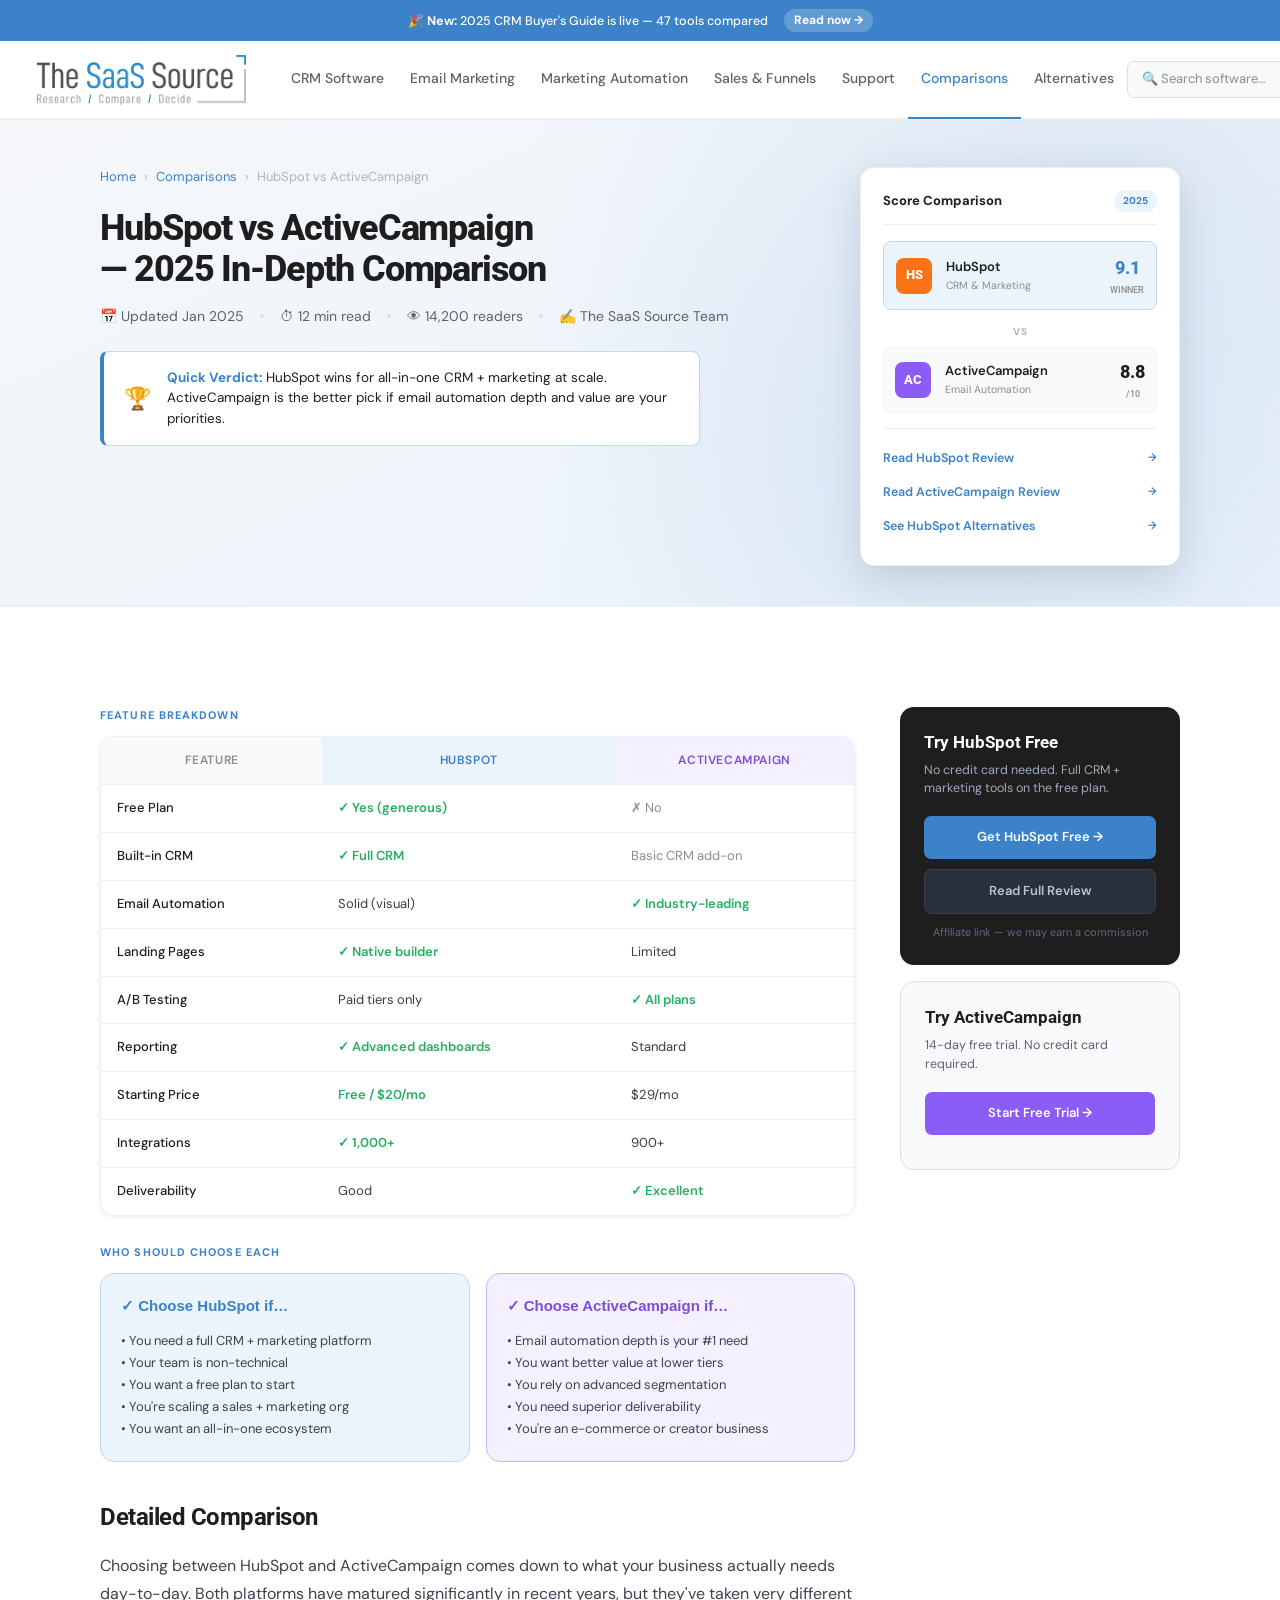
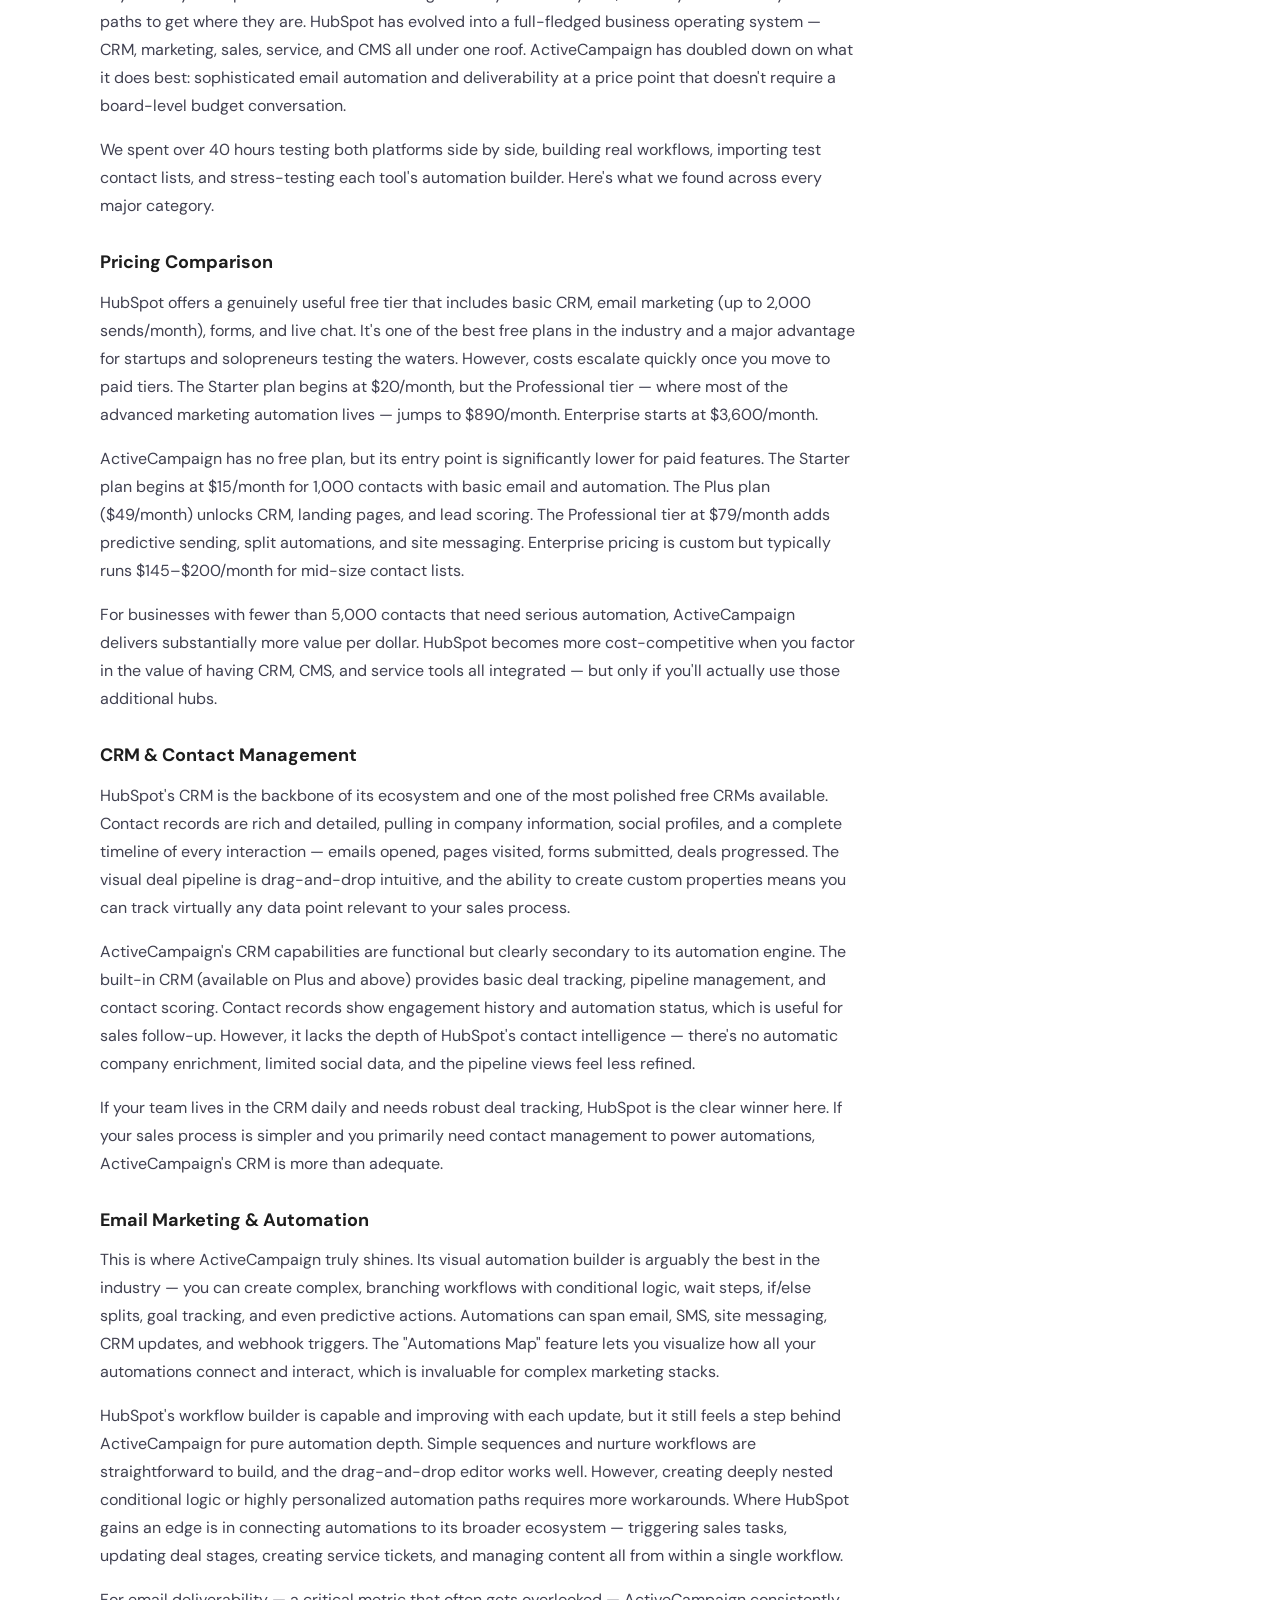
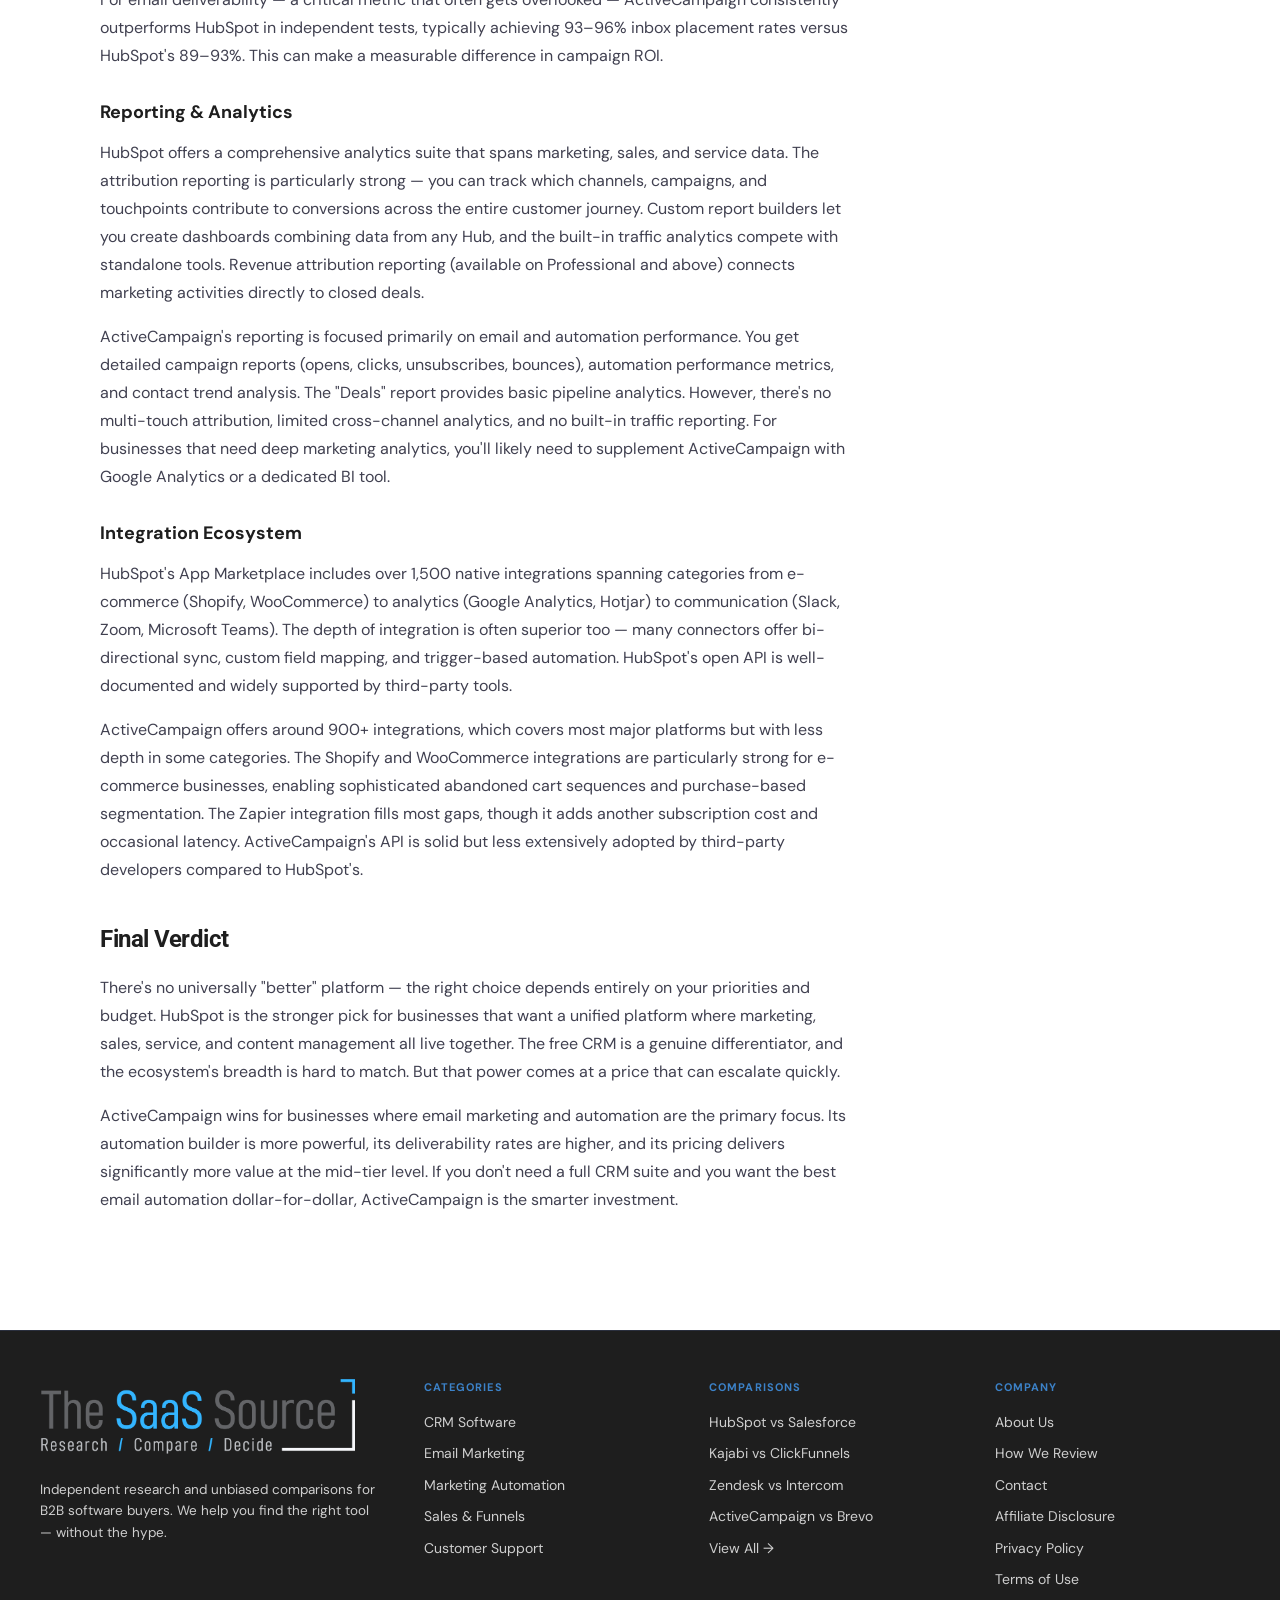
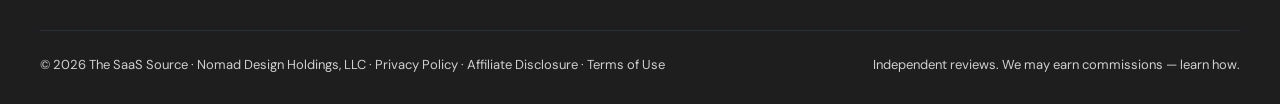
<file: comparison-template.html>
<!DOCTYPE html>
<html lang="en">
<head>
<meta charset="UTF-8">
<meta name="viewport" content="width=device-width, initial-scale=1.0">
<title>HubSpot vs ActiveCampaign — 2025 Comparison — The SaaS Source</title>
<link href="https://fonts.googleapis.com/css2?family=Roboto:wght@400;500;700;900&family=DM+Sans:ital,opsz,wght@0,9..40,300;0,9..40,400;0,9..40,500;0,9..40,600;1,9..40,400&display=swap" rel="stylesheet">
<link rel="stylesheet" href="css/styles.css">
</head>
<body>
<!-- Announcement Bar -->
<div class="announce">
  <span>🎉 <strong>New:</strong> 2025 CRM Buyer's Guide is live — 47 tools compared</span>
  <a href="#">Read now →</a>
</div>
<!-- Navigation -->
<nav class="nav">
  <a href="index.html" class="nav-logo">
    <img src="images/logo.png" alt="The SaaS Source" class="nav-logo-img">
  </a>
  <div class="nav-links">
    <a href="category-crm.html" class="nav-link">CRM Software</a>
    <a href="category-email-marketing.html" class="nav-link">Email Marketing</a>
    <a href="category-marketing-automation.html" class="nav-link">Marketing Automation</a>
    <a href="#" class="nav-link">Sales & Funnels</a>
    <a href="#" class="nav-link">Support</a>
    <a href="comparison-template.html" class="nav-link active">Comparisons</a>
    <a href="alternatives-template.html" class="nav-link">Alternatives</a>
  </div>
  <div class="nav-right">
    <div class="nav-search">🔍 Search software…</div>
    <a href="comparison-template.html" class="nav-btn">Compare Tools →</a>
  </div>
  <button class="nav-toggle"><span></span><span></span><span></span></button>
</nav>

<div class="detail-hero">
  <div class="hero-inner">
    <div>
      <div class="breadcrumb"><a href="index.html">Home</a><span>›</span><a href="comparison-template.html">Comparisons</a><span>›</span><span>HubSpot vs ActiveCampaign</span></div>
      <div class="detail-title">HubSpot vs ActiveCampaign<br>— 2025 In-Depth Comparison</div>
      <div class="detail-meta">
        <div class="dm-item">📅 Updated Jan 2025</div><div class="dm-dot"></div>
        <div class="dm-item">⏱ 12 min read</div><div class="dm-dot"></div>
        <div class="dm-item">👁 14,200 readers</div><div class="dm-dot"></div>
        <div class="dm-item">✍️ The SaaS Source Team</div>
      </div>
      <div class="verdict-box">
        <div class="vb-icon">🏆</div>
        <div class="vb-text"><strong>Quick Verdict:</strong> HubSpot wins for all-in-one CRM + marketing at scale. ActiveCampaign is the better pick if email automation depth and value are your priorities.</div>
      </div>
    </div>
    <div class="detail-hero-widget">
      <div class="dh-widget-header">
        <div class="dh-widget-title">Score Comparison</div>
        <div class="dh-widget-badge">2025</div>
      </div>
      <div class="dh-score-row winner">
        <div class="dh-score-ico" style="background:#F97316;">HS</div>
        <div class="dh-score-info"><div class="dh-score-name">HubSpot</div><div class="dh-score-cat">CRM &amp; Marketing</div></div>
        <div class="dh-score-val">9.1<span>WINNER</span></div>
      </div>
      <div class="dh-widget-divider">VS</div>
      <div class="dh-score-row">
        <div class="dh-score-ico" style="background:#8B5CF6;">AC</div>
        <div class="dh-score-info"><div class="dh-score-name">ActiveCampaign</div><div class="dh-score-cat">Email Automation</div></div>
        <div class="dh-score-val">8.8<span>/10</span></div>
      </div>
      <div class="dh-widget-links">
        <a href="review-template.html" class="dh-widget-link">Read HubSpot Review <span>→</span></a>
        <a href="#" class="dh-widget-link">Read ActiveCampaign Review <span>→</span></a>
        <a href="alternatives-template.html" class="dh-widget-link">See HubSpot Alternatives <span>→</span></a>
      </div>
    </div>
  </div>
</div>

<div class="detail-content">
  <div class="detail-main">
    <div class="sec-eyebrow" style="margin-bottom:12px;">Feature Breakdown</div>
    <div class="cmp-table-wrap">
      <table class="cmp">
        <thead><tr><th>Feature</th><th class="p1">HubSpot</th><th class="p2">ActiveCampaign</th></tr></thead>
        <tbody>
          <tr><td class="feature-cell">Free Plan</td><td class="win">✓ Yes (generous)</td><td class="lose">✗ No</td></tr>
          <tr><td class="feature-cell">Built-in CRM</td><td class="win">✓ Full CRM</td><td class="lose">Basic CRM add-on</td></tr>
          <tr><td class="feature-cell">Email Automation</td><td>Solid (visual)</td><td class="win">✓ Industry-leading</td></tr>
          <tr><td class="feature-cell">Landing Pages</td><td class="win">✓ Native builder</td><td>Limited</td></tr>
          <tr><td class="feature-cell">A/B Testing</td><td>Paid tiers only</td><td class="win">✓ All plans</td></tr>
          <tr><td class="feature-cell">Reporting</td><td class="win">✓ Advanced dashboards</td><td>Standard</td></tr>
          <tr><td class="feature-cell">Starting Price</td><td class="win">Free / $20/mo</td><td>$29/mo</td></tr>
          <tr><td class="feature-cell">Integrations</td><td class="win">✓ 1,000+</td><td>900+</td></tr>
          <tr><td class="feature-cell">Deliverability</td><td>Good</td><td class="win">✓ Excellent</td></tr>
        </tbody>
      </table>
    </div>

    <div class="sec-eyebrow" style="margin-bottom:12px;">Who Should Choose Each</div>
    <div style="display:grid;grid-template-columns:1fr 1fr;gap:16px;margin-bottom:28px;">
      <div style="background:var(--blue-pale);border:1px solid var(--blue-mid);border-radius:var(--radius-lg);padding:20px;">
        <div style="font-family:'Syne',sans-serif;font-size:15px;font-weight:700;color:var(--blue);margin-bottom:12px;">✓ Choose HubSpot if…</div>
        <div style="font-size:13px;color:#404050;line-height:1.7;">
          • You need a full CRM + marketing platform<br>
          • Your team is non-technical<br>
          • You want a free plan to start<br>
          • You're scaling a sales + marketing org<br>
          • You want an all-in-one ecosystem
        </div>
      </div>
      <div style="background:#F5F0FF;border:1px solid #C4B5FD;border-radius:var(--radius-lg);padding:20px;">
        <div style="font-family:'Syne',sans-serif;font-size:15px;font-weight:700;color:#7B4FD4;margin-bottom:12px;">✓ Choose ActiveCampaign if…</div>
        <div style="font-size:13px;color:#404050;line-height:1.7;">
          • Email automation depth is your #1 need<br>
          • You want better value at lower tiers<br>
          • You rely on advanced segmentation<br>
          • You need superior deliverability<br>
          • You're an e-commerce or creator business
        </div>
      </div>
    </div>

    <div class="prose">
      <h2>Detailed Comparison</h2>
      <p>Choosing between HubSpot and ActiveCampaign comes down to what your business actually needs day-to-day. Both platforms have matured significantly in recent years, but they've taken very different paths to get where they are. HubSpot has evolved into a full-fledged business operating system — CRM, marketing, sales, service, and CMS all under one roof. ActiveCampaign has doubled down on what it does best: sophisticated email automation and deliverability at a price point that doesn't require a board-level budget conversation.</p>
      <p>We spent over 40 hours testing both platforms side by side, building real workflows, importing test contact lists, and stress-testing each tool's automation builder. Here's what we found across every major category.</p>

      <h3>Pricing Comparison</h3>
      <p>HubSpot offers a genuinely useful free tier that includes basic CRM, email marketing (up to 2,000 sends/month), forms, and live chat. It's one of the best free plans in the industry and a major advantage for startups and solopreneurs testing the waters. However, costs escalate quickly once you move to paid tiers. The Starter plan begins at $20/month, but the Professional tier — where most of the advanced marketing automation lives — jumps to $890/month. Enterprise starts at $3,600/month.</p>
      <p>ActiveCampaign has no free plan, but its entry point is significantly lower for paid features. The Starter plan begins at $15/month for 1,000 contacts with basic email and automation. The Plus plan ($49/month) unlocks CRM, landing pages, and lead scoring. The Professional tier at $79/month adds predictive sending, split automations, and site messaging. Enterprise pricing is custom but typically runs $145–$200/month for mid-size contact lists.</p>
      <p>For businesses with fewer than 5,000 contacts that need serious automation, ActiveCampaign delivers substantially more value per dollar. HubSpot becomes more cost-competitive when you factor in the value of having CRM, CMS, and service tools all integrated — but only if you'll actually use those additional hubs.</p>

      <h3>CRM &amp; Contact Management</h3>
      <p>HubSpot's CRM is the backbone of its ecosystem and one of the most polished free CRMs available. Contact records are rich and detailed, pulling in company information, social profiles, and a complete timeline of every interaction — emails opened, pages visited, forms submitted, deals progressed. The visual deal pipeline is drag-and-drop intuitive, and the ability to create custom properties means you can track virtually any data point relevant to your sales process.</p>
      <p>ActiveCampaign's CRM capabilities are functional but clearly secondary to its automation engine. The built-in CRM (available on Plus and above) provides basic deal tracking, pipeline management, and contact scoring. Contact records show engagement history and automation status, which is useful for sales follow-up. However, it lacks the depth of HubSpot's contact intelligence — there's no automatic company enrichment, limited social data, and the pipeline views feel less refined.</p>
      <p>If your team lives in the CRM daily and needs robust deal tracking, HubSpot is the clear winner here. If your sales process is simpler and you primarily need contact management to power automations, ActiveCampaign's CRM is more than adequate.</p>

      <h3>Email Marketing &amp; Automation</h3>
      <p>This is where ActiveCampaign truly shines. Its visual automation builder is arguably the best in the industry — you can create complex, branching workflows with conditional logic, wait steps, if/else splits, goal tracking, and even predictive actions. Automations can span email, SMS, site messaging, CRM updates, and webhook triggers. The "Automations Map" feature lets you visualize how all your automations connect and interact, which is invaluable for complex marketing stacks.</p>
      <p>HubSpot's workflow builder is capable and improving with each update, but it still feels a step behind ActiveCampaign for pure automation depth. Simple sequences and nurture workflows are straightforward to build, and the drag-and-drop editor works well. However, creating deeply nested conditional logic or highly personalized automation paths requires more workarounds. Where HubSpot gains an edge is in connecting automations to its broader ecosystem — triggering sales tasks, updating deal stages, creating service tickets, and managing content all from within a single workflow.</p>
      <p>For email deliverability — a critical metric that often gets overlooked — ActiveCampaign consistently outperforms HubSpot in independent tests, typically achieving 93–96% inbox placement rates versus HubSpot's 89–93%. This can make a measurable difference in campaign ROI.</p>

      <h3>Reporting &amp; Analytics</h3>
      <p>HubSpot offers a comprehensive analytics suite that spans marketing, sales, and service data. The attribution reporting is particularly strong — you can track which channels, campaigns, and touchpoints contribute to conversions across the entire customer journey. Custom report builders let you create dashboards combining data from any Hub, and the built-in traffic analytics compete with standalone tools. Revenue attribution reporting (available on Professional and above) connects marketing activities directly to closed deals.</p>
      <p>ActiveCampaign's reporting is focused primarily on email and automation performance. You get detailed campaign reports (opens, clicks, unsubscribes, bounces), automation performance metrics, and contact trend analysis. The "Deals" report provides basic pipeline analytics. However, there's no multi-touch attribution, limited cross-channel analytics, and no built-in traffic reporting. For businesses that need deep marketing analytics, you'll likely need to supplement ActiveCampaign with Google Analytics or a dedicated BI tool.</p>

      <h3>Integration Ecosystem</h3>
      <p>HubSpot's App Marketplace includes over 1,500 native integrations spanning categories from e-commerce (Shopify, WooCommerce) to analytics (Google Analytics, Hotjar) to communication (Slack, Zoom, Microsoft Teams). The depth of integration is often superior too — many connectors offer bi-directional sync, custom field mapping, and trigger-based automation. HubSpot's open API is well-documented and widely supported by third-party tools.</p>
      <p>ActiveCampaign offers around 900+ integrations, which covers most major platforms but with less depth in some categories. The Shopify and WooCommerce integrations are particularly strong for e-commerce businesses, enabling sophisticated abandoned cart sequences and purchase-based segmentation. The Zapier integration fills most gaps, though it adds another subscription cost and occasional latency. ActiveCampaign's API is solid but less extensively adopted by third-party developers compared to HubSpot's.</p>

      <h2>Final Verdict</h2>
      <p>There's no universally "better" platform — the right choice depends entirely on your priorities and budget. HubSpot is the stronger pick for businesses that want a unified platform where marketing, sales, service, and content management all live together. The free CRM is a genuine differentiator, and the ecosystem's breadth is hard to match. But that power comes at a price that can escalate quickly.</p>
      <p>ActiveCampaign wins for businesses where email marketing and automation are the primary focus. Its automation builder is more powerful, its deliverability rates are higher, and its pricing delivers significantly more value at the mid-tier level. If you don't need a full CRM suite and you want the best email automation dollar-for-dollar, ActiveCampaign is the smarter investment.</p>
    </div>
  </div>
  <div class="detail-sticky">
    <div class="cta-card">
      <h3>Try HubSpot Free</h3>
      <p>No credit card needed. Full CRM + marketing tools on the free plan.</p>
      <a href="#" class="cta-btn cta-btn-blue">Get HubSpot Free →</a>
      <a href="review-template.html" class="cta-btn cta-btn-ghost">Read Full Review</a>
      <div class="cta-note">Affiliate link — we may earn a commission</div>
    </div>
    <div class="cta-card" style="background:var(--gray-50);border:1px solid var(--gray-200);">
      <h3 style="color:var(--ink);">Try ActiveCampaign</h3>
      <p style="color:#606070;">14-day free trial. No credit card required.</p>
      <a href="#" class="cta-btn" style="background:#8B5CF6;color:white;">Start Free Trial →</a>
    </div>
  </div>
</div>

<!-- Footer -->
<footer class="footer">
  <div class="footer-grid">
    <div class="footer-brand">
      <div class="footer-logo"><img src="images/logo.png" alt="The SaaS Source" class="footer-logo-img"></div>
      <p>Independent research and unbiased comparisons for B2B software buyers. We help you find the right tool — without the hype.</p>
    </div>
    <div class="footer-col">
      <h4>Categories</h4>
      <div class="footer-links">
        <a href="category-crm.html" class="footer-link">CRM Software</a>
        <a href="category-email-marketing.html" class="footer-link">Email Marketing</a>
        <a href="category-marketing-automation.html" class="footer-link">Marketing Automation</a>
        <a href="#" class="footer-link">Sales &amp; Funnels</a>
        <a href="#" class="footer-link">Customer Support</a>
      </div>
    </div>
    <div class="footer-col">
      <h4>Comparisons</h4>
      <div class="footer-links">
        <a href="comparison-template.html" class="footer-link">HubSpot vs Salesforce</a>
        <a href="#" class="footer-link">Kajabi vs ClickFunnels</a>
        <a href="#" class="footer-link">Zendesk vs Intercom</a>
        <a href="#" class="footer-link">ActiveCampaign vs Brevo</a>
        <a href="comparison-template.html" class="footer-link">View All →</a>
      </div>
    </div>
    <div class="footer-col">
      <h4>Company</h4>
      <div class="footer-links">
        <a href="about.html" class="footer-link">About Us</a>
        <a href="about.html#methodology" class="footer-link">How We Review</a>
        <a href="contact.html" class="footer-link">Contact</a>
        <a href="affiliate-disclosure.html" class="footer-link">Affiliate Disclosure</a>
        <a href="privacy-policy.html" class="footer-link">Privacy Policy</a>
        <a href="terms-of-use.html" class="footer-link">Terms of Use</a>
      </div>
    </div>
  </div>
  <div class="footer-bottom">
    <div class="footer-legal">© 2026 The SaaS Source · Nomad Design Holdings, LLC · <a href="privacy-policy.html">Privacy Policy</a> · <a href="affiliate-disclosure.html">Affiliate Disclosure</a> · <a href="terms-of-use.html">Terms of Use</a></div>
    <div class="footer-legal">Independent reviews. We may earn commissions — <a href="affiliate-disclosure.html">learn how</a>.</div>
  </div>
</footer>
</body>
</html>
</file>
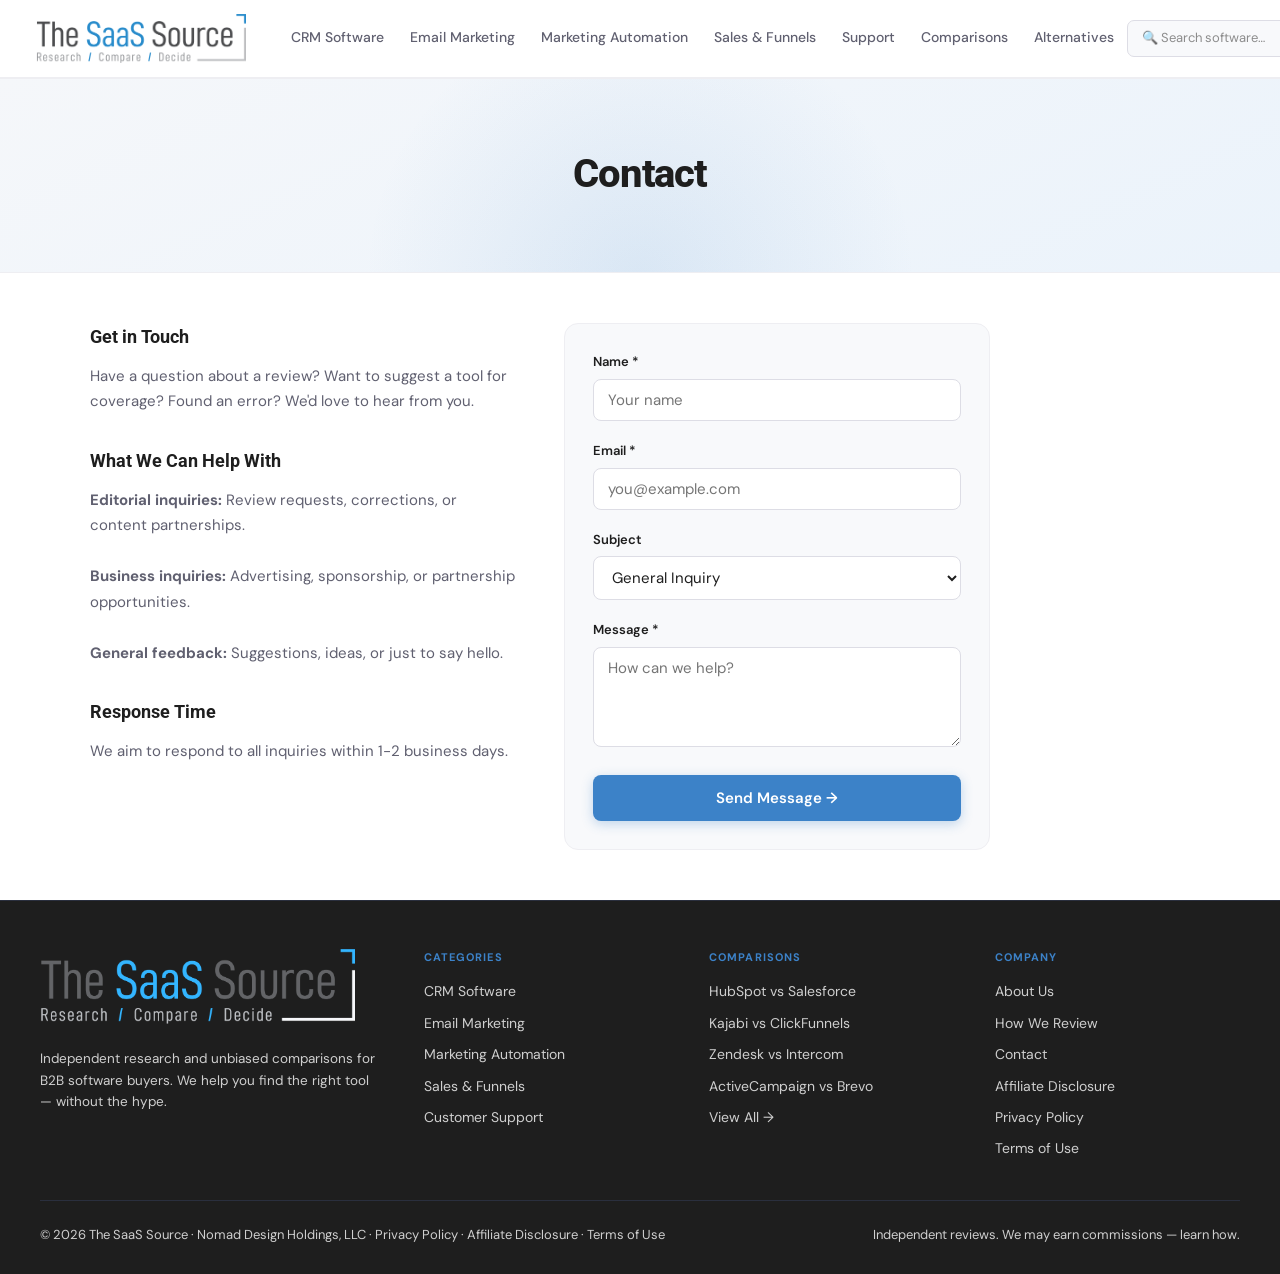
<file: contact.html>
<!DOCTYPE html>
<html lang="en">
<head>
<meta charset="UTF-8">
<meta name="viewport" content="width=device-width, initial-scale=1.0">
<title>Contact — The SaaS Source</title>
<link href="https://fonts.googleapis.com/css2?family=Roboto:wght@400;500;700;900&family=DM+Sans:ital,opsz,wght@0,9..40,300;0,9..40,400;0,9..40,500;0,9..40,600;1,9..40,400&display=swap" rel="stylesheet">
<link rel="stylesheet" href="css/styles.css">
</head>
<body>
<!-- Navigation -->
<nav class="nav">
  <a href="index.html" class="nav-logo">
    <img src="images/logo.png" alt="The SaaS Source" class="nav-logo-img">
  </a>
  <div class="nav-links">
    <a href="category-crm.html" class="nav-link">CRM Software</a>
    <a href="category-email-marketing.html" class="nav-link">Email Marketing</a>
    <a href="category-marketing-automation.html" class="nav-link">Marketing Automation</a>
    <a href="#" class="nav-link">Sales & Funnels</a>
    <a href="#" class="nav-link">Support</a>
    <a href="comparison-template.html" class="nav-link">Comparisons</a>
    <a href="alternatives-template.html" class="nav-link">Alternatives</a>
  </div>
  <div class="nav-right">
    <div class="nav-search">🔍 Search software…</div>
    <a href="comparison-template.html" class="nav-btn">Compare Tools →</a>
  </div>
  <button class="nav-toggle"><span></span><span></span><span></span></button>
</nav>

<div class="page-hero">
  <div class="hero-inner">
  <h1>Contact</h1>
  </div>
</div>
<div class="page-content">

<div class="contact-grid" style="max-width:900px;">
  <div class="contact-info">
    <h3>Get in Touch</h3>
    <p>Have a question about a review? Want to suggest a tool for coverage? Found an error? We'd love to hear from you.</p>
    
    <h3 style="margin-top:32px;">What We Can Help With</h3>
    <p>
      <strong>Editorial inquiries:</strong> Review requests, corrections, or content partnerships.<br><br>
      <strong>Business inquiries:</strong> Advertising, sponsorship, or partnership opportunities.<br><br>
      <strong>General feedback:</strong> Suggestions, ideas, or just to say hello.
    </p>
    
    <h3 style="margin-top:32px;">Response Time</h3>
    <p>We aim to respond to all inquiries within 1-2 business days.</p>
  </div>
  <div>
    <div style="background:var(--gray-50);border:1px solid var(--gray-100);border-radius:var(--radius-lg);padding:28px;">
      <div class="form-row">
        <label for="contact-name">Name *</label>
        <input type="text" id="contact-name" placeholder="Your name">
      </div>
      <div class="form-row">
        <label for="contact-email">Email *</label>
        <input type="email" id="contact-email" placeholder="you@example.com">
      </div>
      <div class="form-row">
        <label for="contact-subject">Subject</label>
        <select id="contact-subject">
          <option>General Inquiry</option>
          <option>Review Request</option>
          <option>Correction / Update</option>
          <option>Business Partnership</option>
          <option>Other</option>
        </select>
      </div>
      <div class="form-row">
        <label for="contact-message">Message *</label>
        <textarea id="contact-message" placeholder="How can we help?"></textarea>
      </div>
      <button class="btn-primary" style="width:100%;justify-content:center;">Send Message →</button>
    </div>
  </div>
</div>

</div>
<!-- Footer -->
<footer class="footer">
  <div class="footer-grid">
    <div class="footer-brand">
      <div class="footer-logo"><img src="images/logo.png" alt="The SaaS Source" class="footer-logo-img"></div>
      <p>Independent research and unbiased comparisons for B2B software buyers. We help you find the right tool — without the hype.</p>
    </div>
    <div class="footer-col">
      <h4>Categories</h4>
      <div class="footer-links">
        <a href="category-crm.html" class="footer-link">CRM Software</a>
        <a href="category-email-marketing.html" class="footer-link">Email Marketing</a>
        <a href="category-marketing-automation.html" class="footer-link">Marketing Automation</a>
        <a href="#" class="footer-link">Sales &amp; Funnels</a>
        <a href="#" class="footer-link">Customer Support</a>
      </div>
    </div>
    <div class="footer-col">
      <h4>Comparisons</h4>
      <div class="footer-links">
        <a href="comparison-template.html" class="footer-link">HubSpot vs Salesforce</a>
        <a href="#" class="footer-link">Kajabi vs ClickFunnels</a>
        <a href="#" class="footer-link">Zendesk vs Intercom</a>
        <a href="#" class="footer-link">ActiveCampaign vs Brevo</a>
        <a href="comparison-template.html" class="footer-link">View All →</a>
      </div>
    </div>
    <div class="footer-col">
      <h4>Company</h4>
      <div class="footer-links">
        <a href="about.html" class="footer-link">About Us</a>
        <a href="about.html#methodology" class="footer-link">How We Review</a>
        <a href="contact.html" class="footer-link">Contact</a>
        <a href="affiliate-disclosure.html" class="footer-link">Affiliate Disclosure</a>
        <a href="privacy-policy.html" class="footer-link">Privacy Policy</a>
        <a href="terms-of-use.html" class="footer-link">Terms of Use</a>
      </div>
    </div>
  </div>
  <div class="footer-bottom">
    <div class="footer-legal">© 2026 The SaaS Source · Nomad Design Holdings, LLC · <a href="privacy-policy.html">Privacy Policy</a> · <a href="affiliate-disclosure.html">Affiliate Disclosure</a> · <a href="terms-of-use.html">Terms of Use</a></div>
    <div class="footer-legal">Independent reviews. We may earn commissions — <a href="affiliate-disclosure.html">learn how</a>.</div>
  </div>
</footer>
</body>
</html>
</file>
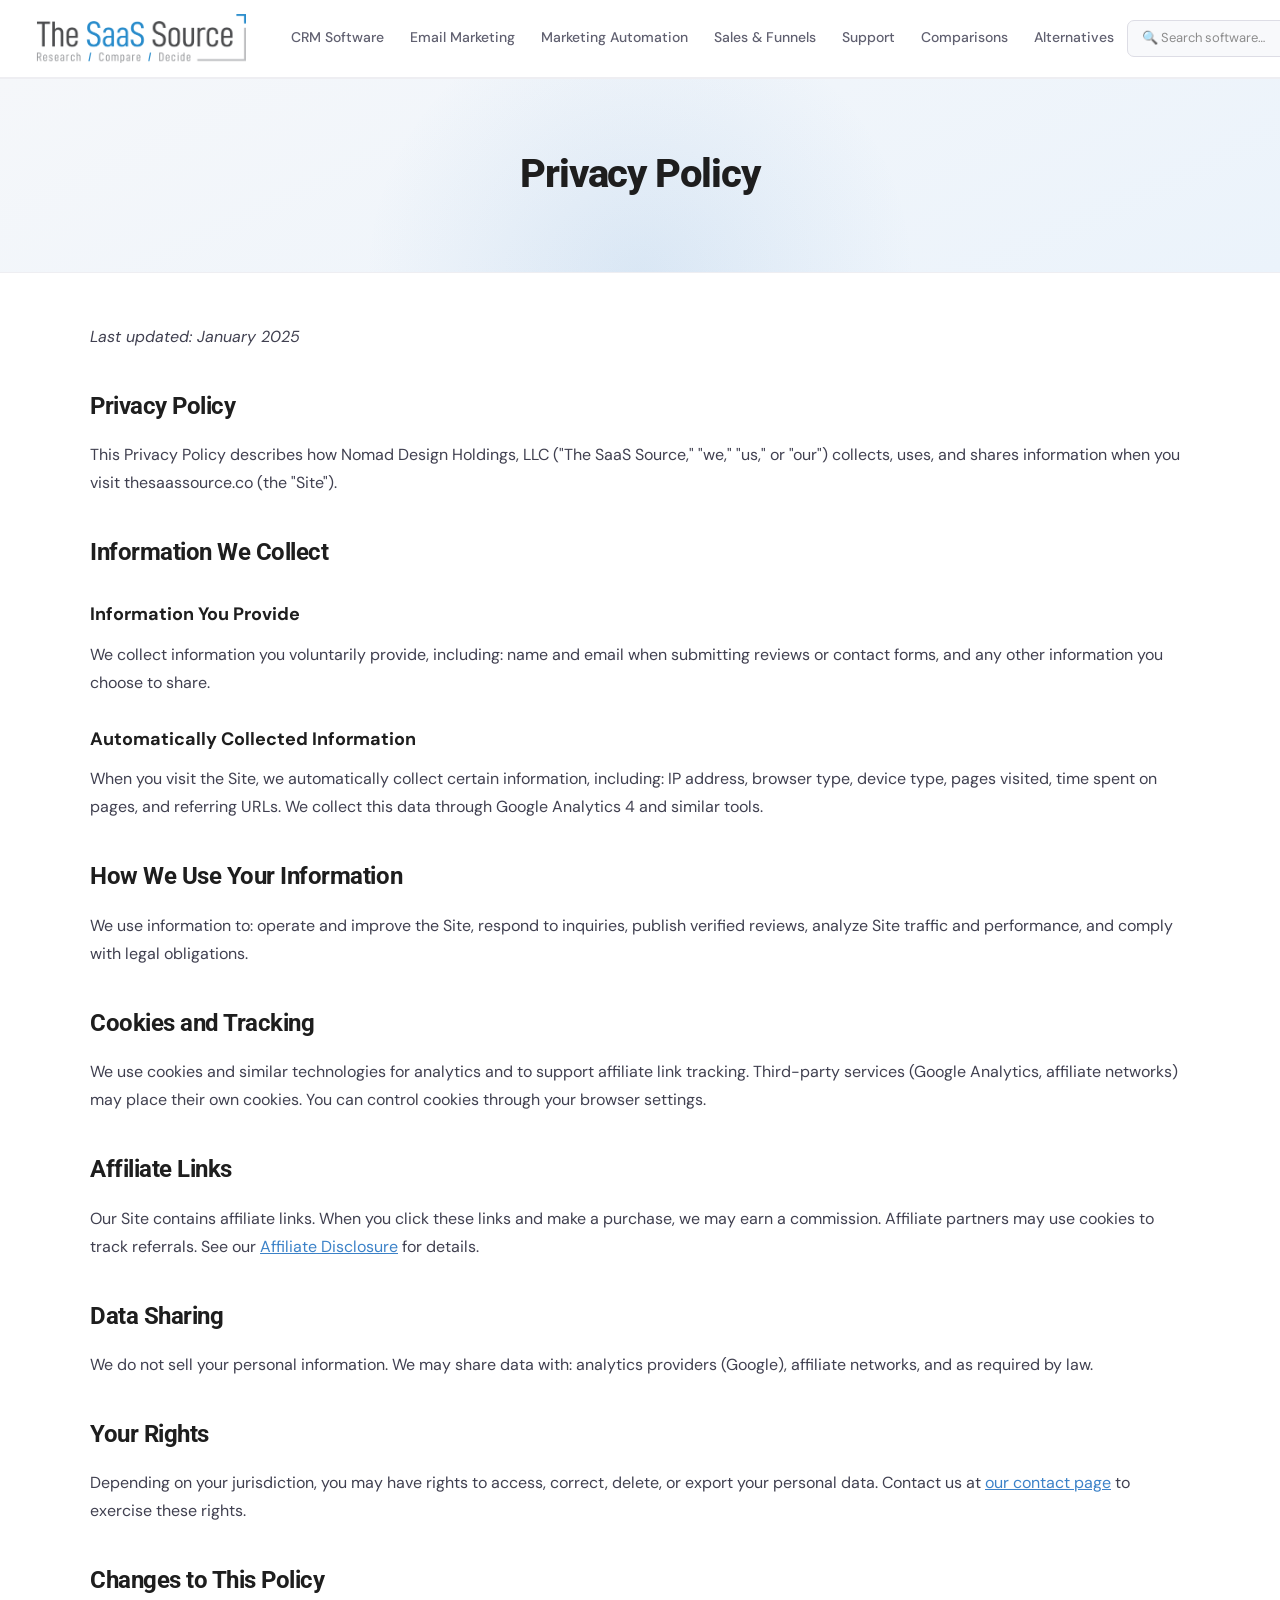
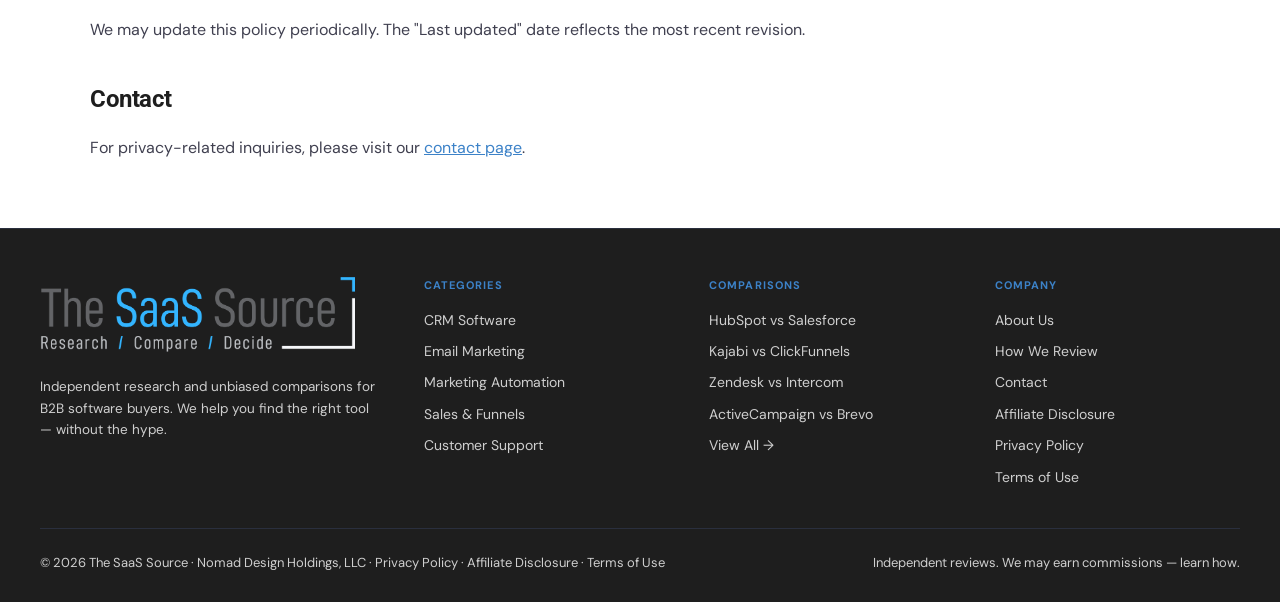
<file: privacy-policy.html>
<!DOCTYPE html>
<html lang="en">
<head>
<meta charset="UTF-8">
<meta name="viewport" content="width=device-width, initial-scale=1.0">
<title>Privacy Policy — The SaaS Source</title>
<link href="https://fonts.googleapis.com/css2?family=Roboto:wght@400;500;700;900&family=DM+Sans:ital,opsz,wght@0,9..40,300;0,9..40,400;0,9..40,500;0,9..40,600;1,9..40,400&display=swap" rel="stylesheet">
<link rel="stylesheet" href="css/styles.css">
</head>
<body>
<!-- Navigation -->
<nav class="nav">
  <a href="index.html" class="nav-logo">
    <img src="images/logo.png" alt="The SaaS Source" class="nav-logo-img">
  </a>
  <div class="nav-links">
    <a href="category-crm.html" class="nav-link">CRM Software</a>
    <a href="category-email-marketing.html" class="nav-link">Email Marketing</a>
    <a href="category-marketing-automation.html" class="nav-link">Marketing Automation</a>
    <a href="#" class="nav-link">Sales & Funnels</a>
    <a href="#" class="nav-link">Support</a>
    <a href="comparison-template.html" class="nav-link">Comparisons</a>
    <a href="alternatives-template.html" class="nav-link">Alternatives</a>
  </div>
  <div class="nav-right">
    <div class="nav-search">🔍 Search software…</div>
    <a href="comparison-template.html" class="nav-btn">Compare Tools →</a>
  </div>
  <button class="nav-toggle"><span></span><span></span><span></span></button>
</nav>

<div class="page-hero">
  <div class="hero-inner">
  <h1>Privacy Policy</h1>
  </div>
</div>
<div class="page-content">

<div class="prose">
  <p><em>Last updated: January 2025</em></p>
  
  <h2>Privacy Policy</h2>
  <p>This Privacy Policy describes how Nomad Design Holdings, LLC ("The SaaS Source," "we," "us," or "our") collects, uses, and shares information when you visit thesaassource.co (the "Site").</p>
  
  <h2>Information We Collect</h2>
  <h3>Information You Provide</h3>
  <p>We collect information you voluntarily provide, including: name and email when submitting reviews or contact forms, and any other information you choose to share.</p>
  
  <h3>Automatically Collected Information</h3>
  <p>When you visit the Site, we automatically collect certain information, including: IP address, browser type, device type, pages visited, time spent on pages, and referring URLs. We collect this data through Google Analytics 4 and similar tools.</p>
  
  <h2>How We Use Your Information</h2>
  <p>We use information to: operate and improve the Site, respond to inquiries, publish verified reviews, analyze Site traffic and performance, and comply with legal obligations.</p>
  
  <h2>Cookies and Tracking</h2>
  <p>We use cookies and similar technologies for analytics and to support affiliate link tracking. Third-party services (Google Analytics, affiliate networks) may place their own cookies. You can control cookies through your browser settings.</p>
  
  <h2>Affiliate Links</h2>
  <p>Our Site contains affiliate links. When you click these links and make a purchase, we may earn a commission. Affiliate partners may use cookies to track referrals. See our <a href="affiliate-disclosure.html">Affiliate Disclosure</a> for details.</p>
  
  <h2>Data Sharing</h2>
  <p>We do not sell your personal information. We may share data with: analytics providers (Google), affiliate networks, and as required by law.</p>
  
  <h2>Your Rights</h2>
  <p>Depending on your jurisdiction, you may have rights to access, correct, delete, or export your personal data. Contact us at <a href="contact.html">our contact page</a> to exercise these rights.</p>
  
  <h2>Changes to This Policy</h2>
  <p>We may update this policy periodically. The "Last updated" date reflects the most recent revision.</p>
  
  <h2>Contact</h2>
  <p>For privacy-related inquiries, please visit our <a href="contact.html">contact page</a>.</p>
</div>

</div>
<!-- Footer -->
<footer class="footer">
  <div class="footer-grid">
    <div class="footer-brand">
      <div class="footer-logo"><img src="images/logo.png" alt="The SaaS Source" class="footer-logo-img"></div>
      <p>Independent research and unbiased comparisons for B2B software buyers. We help you find the right tool — without the hype.</p>
    </div>
    <div class="footer-col">
      <h4>Categories</h4>
      <div class="footer-links">
        <a href="category-crm.html" class="footer-link">CRM Software</a>
        <a href="category-email-marketing.html" class="footer-link">Email Marketing</a>
        <a href="category-marketing-automation.html" class="footer-link">Marketing Automation</a>
        <a href="#" class="footer-link">Sales &amp; Funnels</a>
        <a href="#" class="footer-link">Customer Support</a>
      </div>
    </div>
    <div class="footer-col">
      <h4>Comparisons</h4>
      <div class="footer-links">
        <a href="comparison-template.html" class="footer-link">HubSpot vs Salesforce</a>
        <a href="#" class="footer-link">Kajabi vs ClickFunnels</a>
        <a href="#" class="footer-link">Zendesk vs Intercom</a>
        <a href="#" class="footer-link">ActiveCampaign vs Brevo</a>
        <a href="comparison-template.html" class="footer-link">View All →</a>
      </div>
    </div>
    <div class="footer-col">
      <h4>Company</h4>
      <div class="footer-links">
        <a href="about.html" class="footer-link">About Us</a>
        <a href="about.html#methodology" class="footer-link">How We Review</a>
        <a href="contact.html" class="footer-link">Contact</a>
        <a href="affiliate-disclosure.html" class="footer-link">Affiliate Disclosure</a>
        <a href="privacy-policy.html" class="footer-link">Privacy Policy</a>
        <a href="terms-of-use.html" class="footer-link">Terms of Use</a>
      </div>
    </div>
  </div>
  <div class="footer-bottom">
    <div class="footer-legal">© 2026 The SaaS Source · Nomad Design Holdings, LLC · <a href="privacy-policy.html">Privacy Policy</a> · <a href="affiliate-disclosure.html">Affiliate Disclosure</a> · <a href="terms-of-use.html">Terms of Use</a></div>
    <div class="footer-legal">Independent reviews. We may earn commissions — <a href="affiliate-disclosure.html">learn how</a>.</div>
  </div>
</footer>
</body>
</html>
</file>
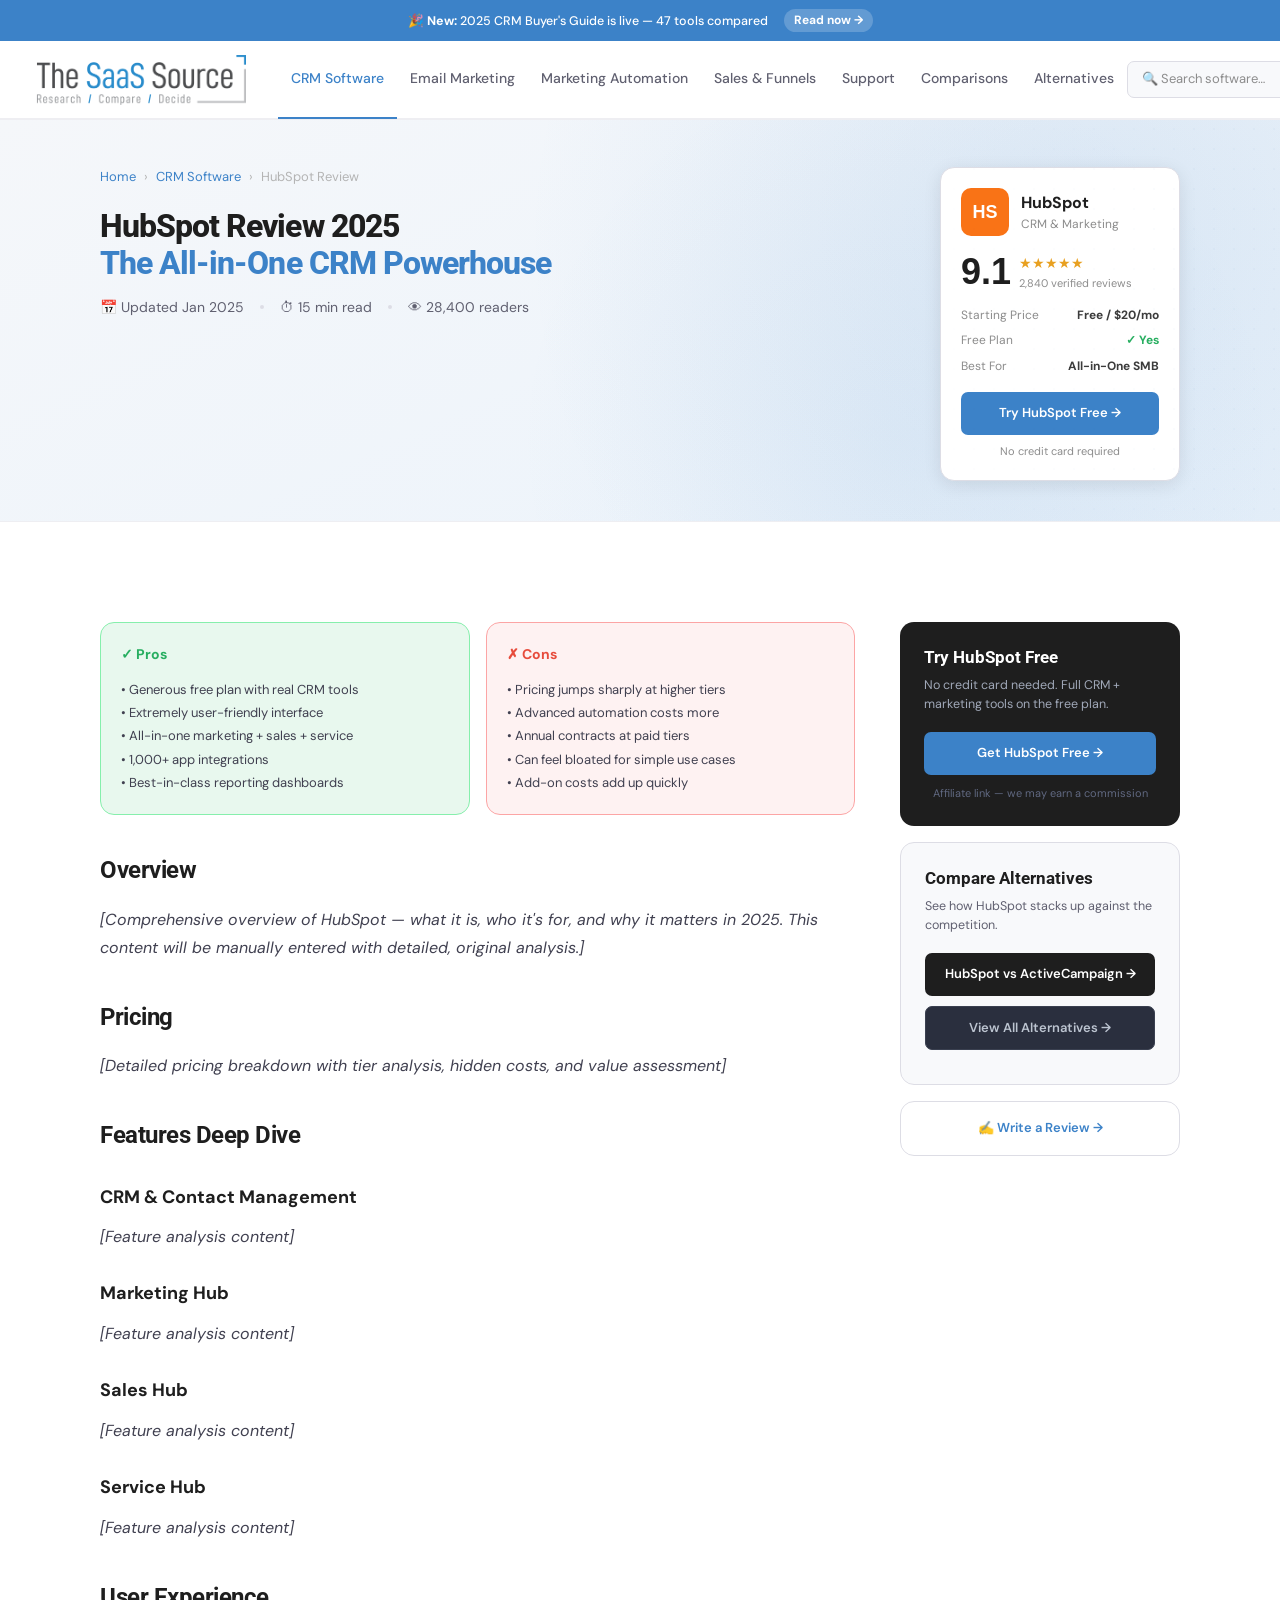
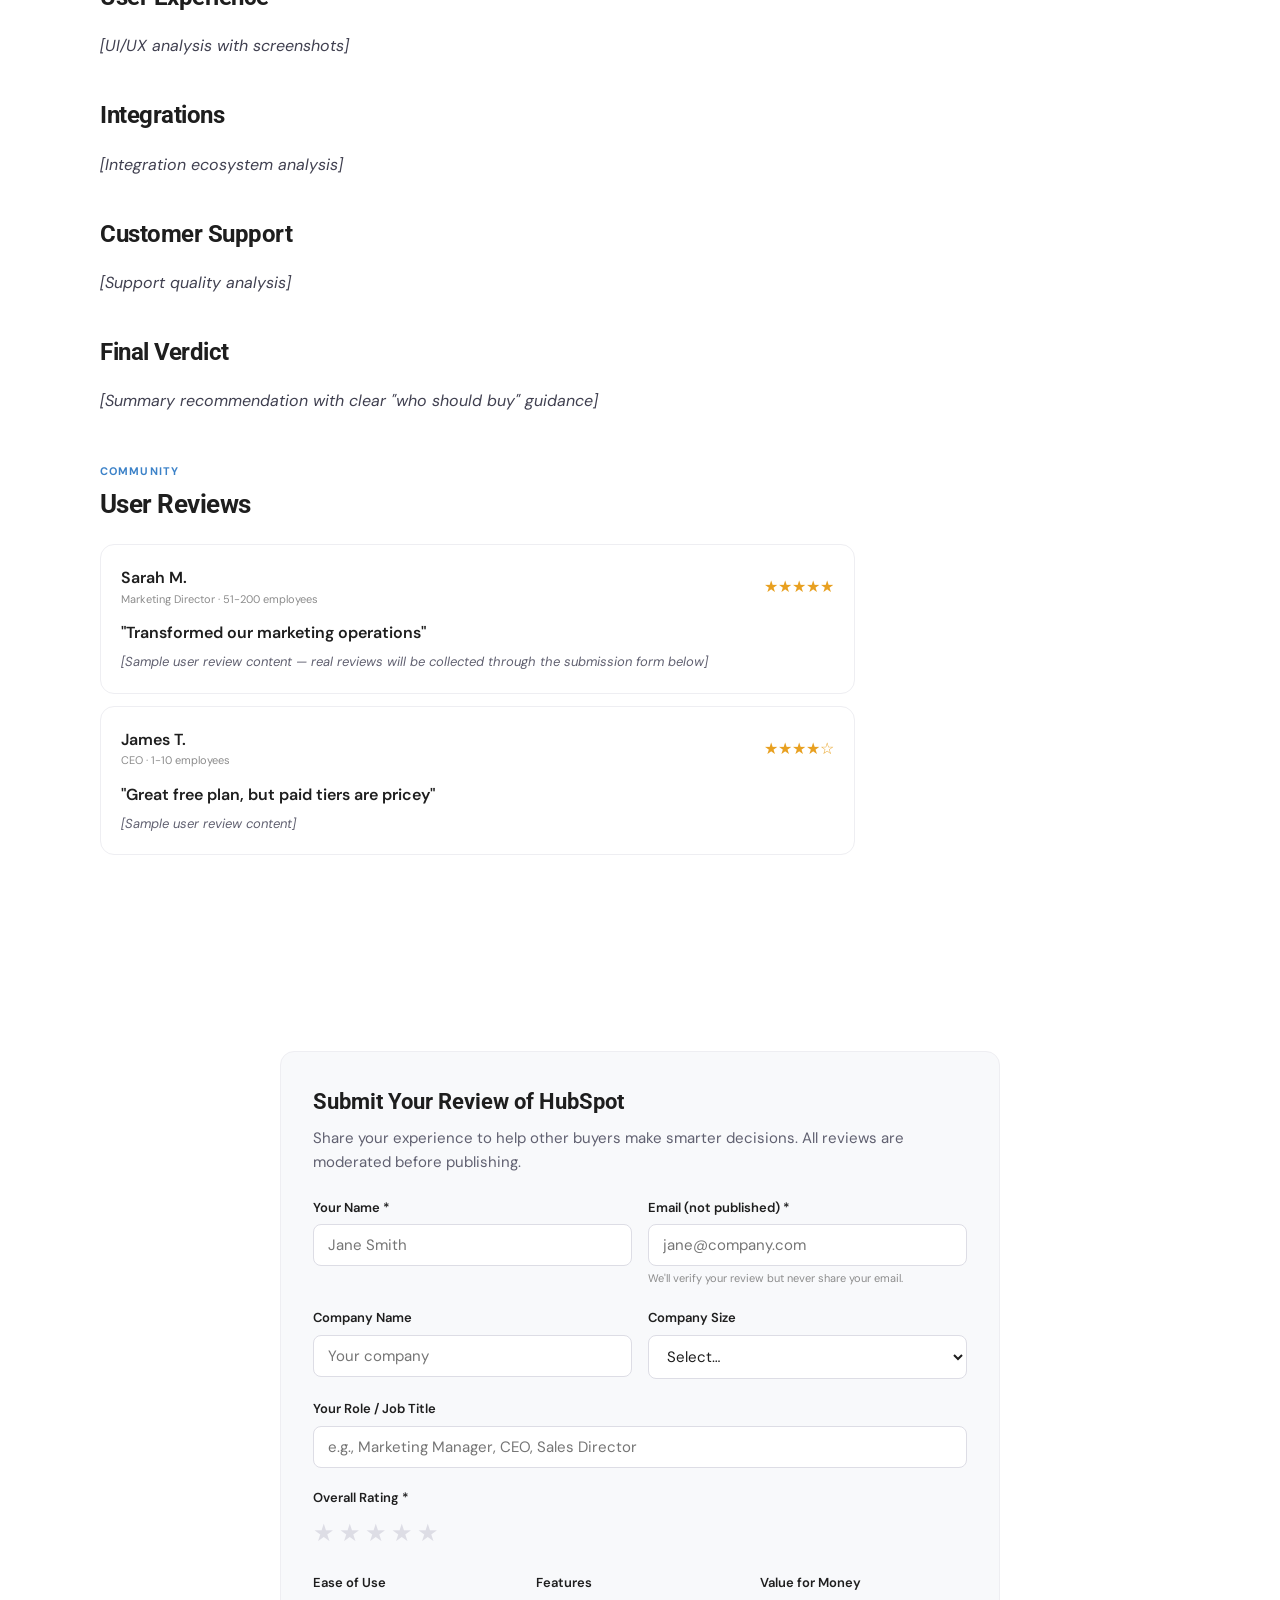
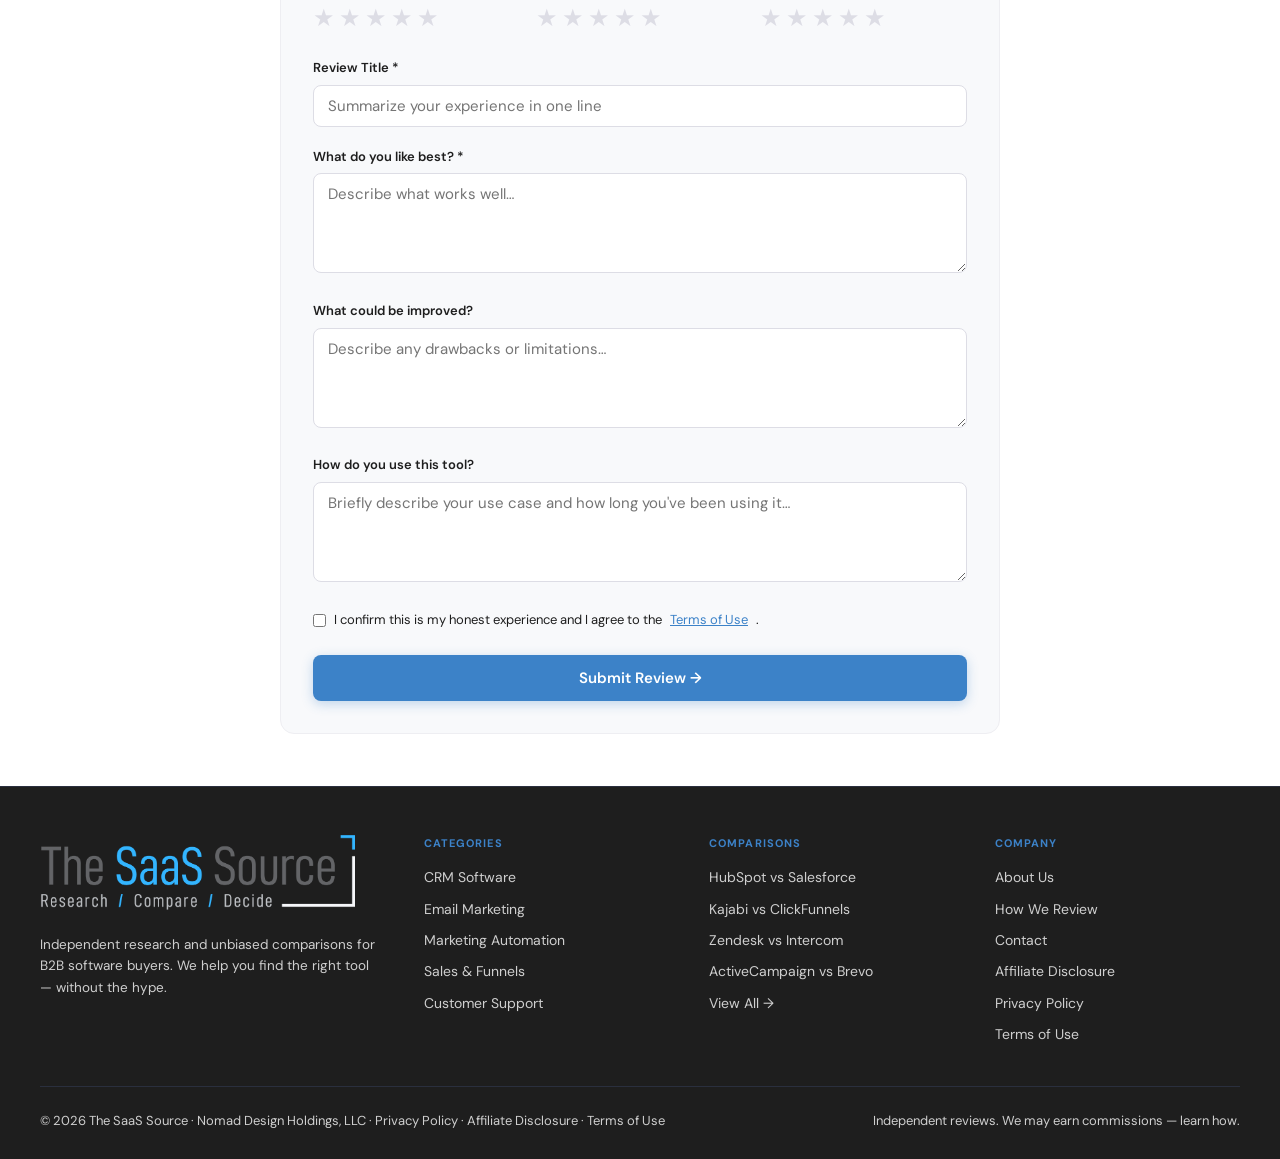
<file: review-template.html>
<!DOCTYPE html>
<html lang="en">
<head>
<meta charset="UTF-8">
<meta name="viewport" content="width=device-width, initial-scale=1.0">
<title>HubSpot Review 2025 — The SaaS Source</title>
<link href="https://fonts.googleapis.com/css2?family=Roboto:wght@400;500;700;900&family=DM+Sans:ital,opsz,wght@0,9..40,300;0,9..40,400;0,9..40,500;0,9..40,600;1,9..40,400&display=swap" rel="stylesheet">
<link rel="stylesheet" href="css/styles.css">
</head>
<body>
<!-- Announcement Bar -->
<div class="announce">
  <span>🎉 <strong>New:</strong> 2025 CRM Buyer's Guide is live — 47 tools compared</span>
  <a href="#">Read now →</a>
</div>
<!-- Navigation -->
<nav class="nav">
  <a href="index.html" class="nav-logo">
    <img src="images/logo.png" alt="The SaaS Source" class="nav-logo-img">
  </a>
  <div class="nav-links">
    <a href="category-crm.html" class="nav-link active">CRM Software</a>
    <a href="category-email-marketing.html" class="nav-link">Email Marketing</a>
    <a href="category-marketing-automation.html" class="nav-link">Marketing Automation</a>
    <a href="#" class="nav-link">Sales & Funnels</a>
    <a href="#" class="nav-link">Support</a>
    <a href="comparison-template.html" class="nav-link">Comparisons</a>
    <a href="alternatives-template.html" class="nav-link">Alternatives</a>
  </div>
  <div class="nav-right">
    <div class="nav-search">🔍 Search software…</div>
    <a href="comparison-template.html" class="nav-btn">Compare Tools →</a>
  </div>
  <button class="nav-toggle"><span></span><span></span><span></span></button>
</nav>

<div class="detail-hero" style="display:grid;grid-template-columns:1fr auto;gap:36px;align-items:start;">
  <div>
    <div class="breadcrumb"><a href="index.html">Home</a><span>›</span><a href="category-crm.html">CRM Software</a><span>›</span><span>HubSpot Review</span></div>
    <div class="detail-title" style="font-size:32px;">HubSpot Review 2025<br><span style="color:var(--blue);">The All-in-One CRM Powerhouse</span></div>
    <div class="detail-meta">
      <div class="dm-item">📅 Updated Jan 2025</div><div class="dm-dot"></div>
      <div class="dm-item">⏱ 15 min read</div><div class="dm-dot"></div>
      <div class="dm-item">👁 28,400 readers</div>
    </div>
  </div>
  <!-- At a Glance Box -->
  <div style="background:white;border:1px solid var(--gray-200);border-radius:var(--radius-lg);padding:20px;min-width:240px;box-shadow:var(--shadow-md);">
    <div style="display:flex;align-items:center;gap:12px;margin-bottom:16px;">
      <div style="width:48px;height:48px;background:#F97316;border-radius:10px;display:flex;align-items:center;justify-content:center;font-family:'Syne',sans-serif;font-weight:800;font-size:18px;color:white;">HS</div>
      <div>
        <div style="font-weight:700;font-size:16px;color:var(--ink);">HubSpot</div>
        <div style="font-size:12px;color:var(--gray-mid);">CRM & Marketing</div>
      </div>
    </div>
    <div style="display:flex;align-items:center;gap:8px;margin-bottom:14px;">
      <div style="font-family:'Syne',sans-serif;font-size:36px;font-weight:800;color:var(--ink);line-height:1;">9.1</div>
      <div><div style="color:#E8A020;font-size:14px;">★★★★★</div><div style="font-size:11px;color:var(--gray-mid);">2,840 verified reviews</div></div>
    </div>
    <div style="display:flex;flex-direction:column;gap:6px;margin-bottom:16px;font-size:12px;">
      <div style="display:flex;justify-content:space-between;"><span style="color:var(--gray-mid);">Starting Price</span><strong>Free / $20/mo</strong></div>
      <div style="display:flex;justify-content:space-between;"><span style="color:var(--gray-mid);">Free Plan</span><strong style="color:var(--green);">✓ Yes</strong></div>
      <div style="display:flex;justify-content:space-between;"><span style="color:var(--gray-mid);">Best For</span><strong>All-in-One SMB</strong></div>
    </div>
    <a href="#" class="cta-btn cta-btn-blue" style="margin-bottom:8px;">Try HubSpot Free →</a>
    <div style="font-size:11px;color:var(--gray-mid);text-align:center;">No credit card required</div>
  </div>
</div>

<div class="detail-content">
  <div class="detail-main">
    <!-- Pros/Cons -->
    <div style="display:grid;grid-template-columns:1fr 1fr;gap:16px;margin-bottom:28px;">
      <div style="background:#E8F8EE;border:1px solid #86EFAC;border-radius:var(--radius-lg);padding:20px;">
        <div style="font-weight:700;font-size:14px;color:var(--green);margin-bottom:12px;">✓ Pros</div>
        <div style="font-size:13px;color:#404050;line-height:1.8;">
          • Generous free plan with real CRM tools<br>
          • Extremely user-friendly interface<br>
          • All-in-one marketing + sales + service<br>
          • 1,000+ app integrations<br>
          • Best-in-class reporting dashboards
        </div>
      </div>
      <div style="background:#FEF2F2;border:1px solid #FCA5A5;border-radius:var(--radius-lg);padding:20px;">
        <div style="font-weight:700;font-size:14px;color:var(--red);margin-bottom:12px;">✗ Cons</div>
        <div style="font-size:13px;color:#404050;line-height:1.8;">
          • Pricing jumps sharply at higher tiers<br>
          • Advanced automation costs more<br>
          • Annual contracts at paid tiers<br>
          • Can feel bloated for simple use cases<br>
          • Add-on costs add up quickly
        </div>
      </div>
    </div>

    <!-- Long form review content placeholder -->
    <div class="prose">
      <h2>Overview</h2>
      <p><em>[Comprehensive overview of HubSpot — what it is, who it's for, and why it matters in 2025. This content will be manually entered with detailed, original analysis.]</em></p>
      
      <h2>Pricing</h2>
      <p><em>[Detailed pricing breakdown with tier analysis, hidden costs, and value assessment]</em></p>
      
      <h2>Features Deep Dive</h2>
      <h3>CRM & Contact Management</h3>
      <p><em>[Feature analysis content]</em></p>
      
      <h3>Marketing Hub</h3>
      <p><em>[Feature analysis content]</em></p>
      
      <h3>Sales Hub</h3>
      <p><em>[Feature analysis content]</em></p>
      
      <h3>Service Hub</h3>
      <p><em>[Feature analysis content]</em></p>
      
      <h2>User Experience</h2>
      <p><em>[UI/UX analysis with screenshots]</em></p>
      
      <h2>Integrations</h2>
      <p><em>[Integration ecosystem analysis]</em></p>
      
      <h2>Customer Support</h2>
      <p><em>[Support quality analysis]</em></p>
      
      <h2>Final Verdict</h2>
      <p><em>[Summary recommendation with clear "who should buy" guidance]</em></p>
    </div>

    <!-- User Reviews Section -->
    <div style="margin-top:48px;">
      <div class="sec-eyebrow">Community</div>
      <div class="sec-title" style="margin-bottom:24px;">User Reviews</div>
      
      <!-- Sample user review -->
      <div style="background:white;border:1px solid var(--gray-100);border-radius:var(--radius-lg);padding:20px;margin-bottom:12px;">
        <div style="display:flex;justify-content:space-between;align-items:center;margin-bottom:12px;">
          <div>
            <div style="font-weight:600;color:var(--ink);">Sarah M.</div>
            <div style="font-size:11px;color:var(--gray-mid);">Marketing Director · 51-200 employees</div>
          </div>
          <div style="color:#E8A020;">★★★★★</div>
        </div>
        <div style="font-weight:600;color:var(--ink);margin-bottom:6px;">"Transformed our marketing operations"</div>
        <p style="font-size:13px;color:#606070;line-height:1.6;"><em>[Sample user review content — real reviews will be collected through the submission form below]</em></p>
      </div>
      
      <div style="background:white;border:1px solid var(--gray-100);border-radius:var(--radius-lg);padding:20px;margin-bottom:12px;">
        <div style="display:flex;justify-content:space-between;align-items:center;margin-bottom:12px;">
          <div>
            <div style="font-weight:600;color:var(--ink);">James T.</div>
            <div style="font-size:11px;color:var(--gray-mid);">CEO · 1-10 employees</div>
          </div>
          <div style="color:#E8A020;">★★★★☆</div>
        </div>
        <div style="font-weight:600;color:var(--ink);margin-bottom:6px;">"Great free plan, but paid tiers are pricey"</div>
        <p style="font-size:13px;color:#606070;line-height:1.6;"><em>[Sample user review content]</em></p>
      </div>
    </div>
  </div>
  <div class="detail-sticky">
    <div class="cta-card">
      <h3>Try HubSpot Free</h3>
      <p>No credit card needed. Full CRM + marketing tools on the free plan.</p>
      <a href="#" class="cta-btn cta-btn-blue">Get HubSpot Free →</a>
      <div class="cta-note">Affiliate link — we may earn a commission</div>
    </div>
    <div class="cta-card" style="background:var(--gray-50);border:1px solid var(--gray-200);">
      <h3 style="color:var(--ink);">Compare Alternatives</h3>
      <p style="color:#606070;">See how HubSpot stacks up against the competition.</p>
      <a href="comparison-template.html" class="cta-btn" style="background:var(--ink);color:white;">HubSpot vs ActiveCampaign →</a>
      <a href="alternatives-template.html" class="cta-btn cta-btn-ghost">View All Alternatives →</a>
    </div>
    <div style="background:white;border:1px solid var(--gray-200);border-radius:var(--radius-lg);padding:16px;margin-top:4px;">
      <a href="#submit-review" style="display:block;text-align:center;font-size:13px;font-weight:600;color:var(--blue);">✍️ Write a Review →</a>
    </div>
  </div>
</div>


<section class="section-full" id="submit-review">
  <div style="max-width:720px;margin:0 auto;">
    <div class="review-form-section">
      <h2>Submit Your Review of HubSpot</h2>
      <p class="form-subtitle">Share your experience to help other buyers make smarter decisions. All reviews are moderated before publishing.</p>
      
      <form id="reviewForm" action="#" method="POST">
        <div class="form-grid-2">
          <div class="form-row">
            <label for="reviewer-name">Your Name *</label>
            <input type="text" id="reviewer-name" name="reviewer_name" placeholder="Jane Smith" required>
          </div>
          <div class="form-row">
            <label for="reviewer-email">Email (not published) *</label>
            <input type="email" id="reviewer-email" name="reviewer_email" placeholder="jane@company.com" required>
            <div class="hint">We'll verify your review but never share your email.</div>
          </div>
        </div>

        <div class="form-grid-2">
          <div class="form-row">
            <label for="company-name">Company Name</label>
            <input type="text" id="company-name" name="company_name" placeholder="Your company">
          </div>
          <div class="form-row">
            <label for="company-size">Company Size</label>
            <select id="company-size" name="company_size">
              <option value="">Select…</option>
              <option>1-10 employees</option>
              <option>11-50 employees</option>
              <option>51-200 employees</option>
              <option>201-1000 employees</option>
              <option>1000+ employees</option>
            </select>
          </div>
        </div>

        <div class="form-row">
          <label for="role">Your Role / Job Title</label>
          <input type="text" id="role" name="role" placeholder="e.g., Marketing Manager, CEO, Sales Director">
        </div>

        <div class="form-row">
          <label>Overall Rating *</label>
          <div class="star-rating-input" id="overall-rating">
            <span class="star" data-value="1">★</span>
            <span class="star" data-value="2">★</span>
            <span class="star" data-value="3">★</span>
            <span class="star" data-value="4">★</span>
            <span class="star" data-value="5">★</span>
          </div>
          <input type="hidden" name="overall_rating" id="overall-rating-value">
        </div>

        <div class="form-grid-3">
          <div class="form-row">
            <label>Ease of Use</label>
            <div class="star-rating-input" data-field="ease_of_use">
              <span class="star" data-value="1">★</span><span class="star" data-value="2">★</span><span class="star" data-value="3">★</span><span class="star" data-value="4">★</span><span class="star" data-value="5">★</span>
            </div>
          </div>
          <div class="form-row">
            <label>Features</label>
            <div class="star-rating-input" data-field="features">
              <span class="star" data-value="1">★</span><span class="star" data-value="2">★</span><span class="star" data-value="3">★</span><span class="star" data-value="4">★</span><span class="star" data-value="5">★</span>
            </div>
          </div>
          <div class="form-row">
            <label>Value for Money</label>
            <div class="star-rating-input" data-field="value">
              <span class="star" data-value="1">★</span><span class="star" data-value="2">★</span><span class="star" data-value="3">★</span><span class="star" data-value="4">★</span><span class="star" data-value="5">★</span>
            </div>
          </div>
        </div>

        <div class="form-row">
          <label for="review-title">Review Title *</label>
          <input type="text" id="review-title" name="review_title" placeholder="Summarize your experience in one line" required>
        </div>

        <div class="form-row">
          <label for="pros">What do you like best? *</label>
          <textarea id="pros" name="pros" placeholder="Describe what works well…" required></textarea>
        </div>

        <div class="form-row">
          <label for="cons">What could be improved?</label>
          <textarea id="cons" name="cons" placeholder="Describe any drawbacks or limitations…"></textarea>
        </div>

        <div class="form-row">
          <label for="use-case">How do you use this tool?</label>
          <textarea id="use-case" name="use_case" placeholder="Briefly describe your use case and how long you've been using it…"></textarea>
        </div>

        <div class="form-row" style="margin-top:8px;">
          <label style="display:flex;align-items:center;gap:8px;font-weight:400;">
            <input type="checkbox" name="agree_terms" required>
            I confirm this is my honest experience and I agree to the <a href="terms-of-use.html" style="color:var(--blue);text-decoration:underline;">Terms of Use</a>.
          </label>
        </div>

        <div style="margin-top:24px;">
          <button type="submit" class="btn-primary" style="width:100%;justify-content:center;">Submit Review →</button>
        </div>
      </form>
    </div>
  </div>
</section>
<!-- Footer -->
<footer class="footer">
  <div class="footer-grid">
    <div class="footer-brand">
      <div class="footer-logo"><img src="images/logo.png" alt="The SaaS Source" class="footer-logo-img"></div>
      <p>Independent research and unbiased comparisons for B2B software buyers. We help you find the right tool — without the hype.</p>
    </div>
    <div class="footer-col">
      <h4>Categories</h4>
      <div class="footer-links">
        <a href="category-crm.html" class="footer-link">CRM Software</a>
        <a href="category-email-marketing.html" class="footer-link">Email Marketing</a>
        <a href="category-marketing-automation.html" class="footer-link">Marketing Automation</a>
        <a href="#" class="footer-link">Sales &amp; Funnels</a>
        <a href="#" class="footer-link">Customer Support</a>
      </div>
    </div>
    <div class="footer-col">
      <h4>Comparisons</h4>
      <div class="footer-links">
        <a href="comparison-template.html" class="footer-link">HubSpot vs Salesforce</a>
        <a href="#" class="footer-link">Kajabi vs ClickFunnels</a>
        <a href="#" class="footer-link">Zendesk vs Intercom</a>
        <a href="#" class="footer-link">ActiveCampaign vs Brevo</a>
        <a href="comparison-template.html" class="footer-link">View All →</a>
      </div>
    </div>
    <div class="footer-col">
      <h4>Company</h4>
      <div class="footer-links">
        <a href="about.html" class="footer-link">About Us</a>
        <a href="about.html#methodology" class="footer-link">How We Review</a>
        <a href="contact.html" class="footer-link">Contact</a>
        <a href="affiliate-disclosure.html" class="footer-link">Affiliate Disclosure</a>
        <a href="privacy-policy.html" class="footer-link">Privacy Policy</a>
        <a href="terms-of-use.html" class="footer-link">Terms of Use</a>
      </div>
    </div>
  </div>
  <div class="footer-bottom">
    <div class="footer-legal">© 2026 The SaaS Source · Nomad Design Holdings, LLC · <a href="privacy-policy.html">Privacy Policy</a> · <a href="affiliate-disclosure.html">Affiliate Disclosure</a> · <a href="terms-of-use.html">Terms of Use</a></div>
    <div class="footer-legal">Independent reviews. We may earn commissions — <a href="affiliate-disclosure.html">learn how</a>.</div>
  </div>
</footer>

<script>
// Star rating interactivity
document.querySelectorAll('.star-rating-input').forEach(group => {
  const stars = group.querySelectorAll('.star');
  stars.forEach(star => {
    star.addEventListener('click', () => {
      const val = parseInt(star.dataset.value);
      stars.forEach(s => {
        s.classList.toggle('active', parseInt(s.dataset.value) <= val);
      });
      // Set hidden input if exists
      const hiddenInput = group.nextElementSibling;
      if (hiddenInput && hiddenInput.type === 'hidden') {
        hiddenInput.value = val;
      }
    });
    star.addEventListener('mouseenter', () => {
      const val = parseInt(star.dataset.value);
      stars.forEach(s => {
        s.style.color = parseInt(s.dataset.value) <= val ? '#E8A020' : '';
      });
    });
    group.addEventListener('mouseleave', () => {
      stars.forEach(s => {
        s.style.color = s.classList.contains('active') ? '#E8A020' : '';
      });
    });
  });
});

// Form submission handler (placeholder)
document.getElementById('reviewForm')?.addEventListener('submit', function(e) {
  e.preventDefault();
  alert('Thank you! Your review has been submitted for moderation. We\'ll notify you once it\'s published.');
  this.reset();
  document.querySelectorAll('.star').forEach(s => s.classList.remove('active'));
});
</script>
</body>
</html>
</file>
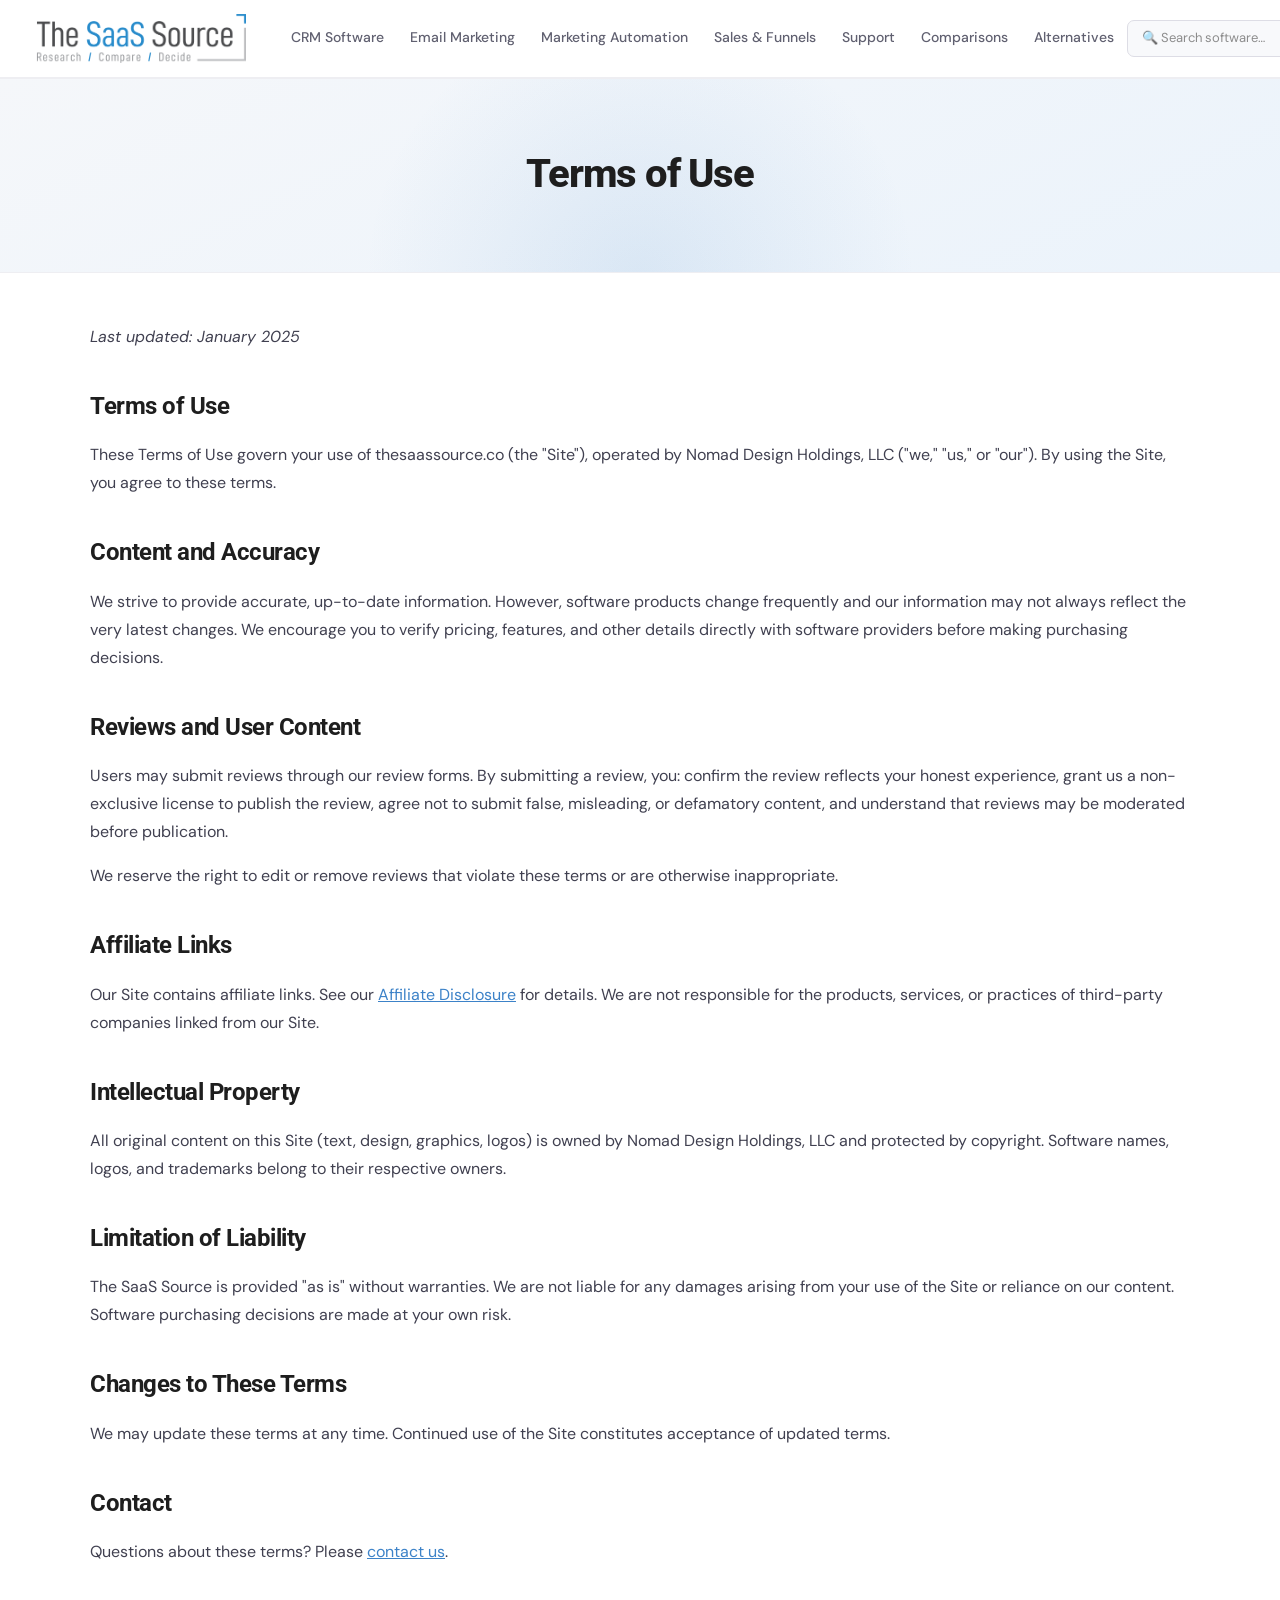
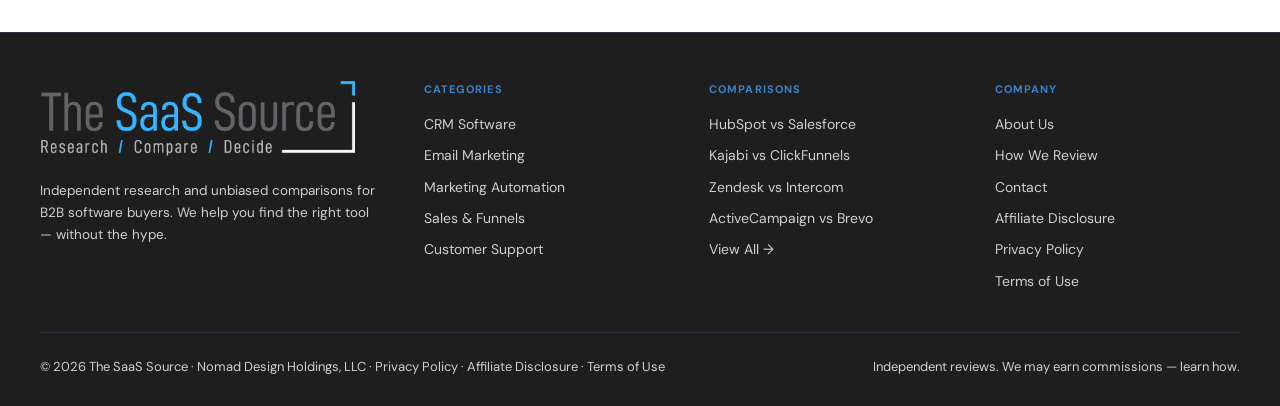
<file: terms-of-use.html>
<!DOCTYPE html>
<html lang="en">
<head>
<meta charset="UTF-8">
<meta name="viewport" content="width=device-width, initial-scale=1.0">
<title>Terms of Use — The SaaS Source</title>
<link href="https://fonts.googleapis.com/css2?family=Roboto:wght@400;500;700;900&family=DM+Sans:ital,opsz,wght@0,9..40,300;0,9..40,400;0,9..40,500;0,9..40,600;1,9..40,400&display=swap" rel="stylesheet">
<link rel="stylesheet" href="css/styles.css">
</head>
<body>
<!-- Navigation -->
<nav class="nav">
  <a href="index.html" class="nav-logo">
    <img src="images/logo.png" alt="The SaaS Source" class="nav-logo-img">
  </a>
  <div class="nav-links">
    <a href="category-crm.html" class="nav-link">CRM Software</a>
    <a href="category-email-marketing.html" class="nav-link">Email Marketing</a>
    <a href="category-marketing-automation.html" class="nav-link">Marketing Automation</a>
    <a href="#" class="nav-link">Sales & Funnels</a>
    <a href="#" class="nav-link">Support</a>
    <a href="comparison-template.html" class="nav-link">Comparisons</a>
    <a href="alternatives-template.html" class="nav-link">Alternatives</a>
  </div>
  <div class="nav-right">
    <div class="nav-search">🔍 Search software…</div>
    <a href="comparison-template.html" class="nav-btn">Compare Tools →</a>
  </div>
  <button class="nav-toggle"><span></span><span></span><span></span></button>
</nav>

<div class="page-hero">
  <div class="hero-inner">
  <h1>Terms of Use</h1>
  </div>
</div>
<div class="page-content">

<div class="prose">
  <p><em>Last updated: January 2025</em></p>
  
  <h2>Terms of Use</h2>
  <p>These Terms of Use govern your use of thesaassource.co (the "Site"), operated by Nomad Design Holdings, LLC ("we," "us," or "our"). By using the Site, you agree to these terms.</p>
  
  <h2>Content and Accuracy</h2>
  <p>We strive to provide accurate, up-to-date information. However, software products change frequently and our information may not always reflect the very latest changes. We encourage you to verify pricing, features, and other details directly with software providers before making purchasing decisions.</p>
  
  <h2>Reviews and User Content</h2>
  <p>Users may submit reviews through our review forms. By submitting a review, you: confirm the review reflects your honest experience, grant us a non-exclusive license to publish the review, agree not to submit false, misleading, or defamatory content, and understand that reviews may be moderated before publication.</p>
  <p>We reserve the right to edit or remove reviews that violate these terms or are otherwise inappropriate.</p>
  
  <h2>Affiliate Links</h2>
  <p>Our Site contains affiliate links. See our <a href="affiliate-disclosure.html">Affiliate Disclosure</a> for details. We are not responsible for the products, services, or practices of third-party companies linked from our Site.</p>
  
  <h2>Intellectual Property</h2>
  <p>All original content on this Site (text, design, graphics, logos) is owned by Nomad Design Holdings, LLC and protected by copyright. Software names, logos, and trademarks belong to their respective owners.</p>
  
  <h2>Limitation of Liability</h2>
  <p>The SaaS Source is provided "as is" without warranties. We are not liable for any damages arising from your use of the Site or reliance on our content. Software purchasing decisions are made at your own risk.</p>
  
  <h2>Changes to These Terms</h2>
  <p>We may update these terms at any time. Continued use of the Site constitutes acceptance of updated terms.</p>
  
  <h2>Contact</h2>
  <p>Questions about these terms? Please <a href="contact.html">contact us</a>.</p>
</div>

</div>
<!-- Footer -->
<footer class="footer">
  <div class="footer-grid">
    <div class="footer-brand">
      <div class="footer-logo"><img src="images/logo.png" alt="The SaaS Source" class="footer-logo-img"></div>
      <p>Independent research and unbiased comparisons for B2B software buyers. We help you find the right tool — without the hype.</p>
    </div>
    <div class="footer-col">
      <h4>Categories</h4>
      <div class="footer-links">
        <a href="category-crm.html" class="footer-link">CRM Software</a>
        <a href="category-email-marketing.html" class="footer-link">Email Marketing</a>
        <a href="category-marketing-automation.html" class="footer-link">Marketing Automation</a>
        <a href="#" class="footer-link">Sales &amp; Funnels</a>
        <a href="#" class="footer-link">Customer Support</a>
      </div>
    </div>
    <div class="footer-col">
      <h4>Comparisons</h4>
      <div class="footer-links">
        <a href="comparison-template.html" class="footer-link">HubSpot vs Salesforce</a>
        <a href="#" class="footer-link">Kajabi vs ClickFunnels</a>
        <a href="#" class="footer-link">Zendesk vs Intercom</a>
        <a href="#" class="footer-link">ActiveCampaign vs Brevo</a>
        <a href="comparison-template.html" class="footer-link">View All →</a>
      </div>
    </div>
    <div class="footer-col">
      <h4>Company</h4>
      <div class="footer-links">
        <a href="about.html" class="footer-link">About Us</a>
        <a href="about.html#methodology" class="footer-link">How We Review</a>
        <a href="contact.html" class="footer-link">Contact</a>
        <a href="affiliate-disclosure.html" class="footer-link">Affiliate Disclosure</a>
        <a href="privacy-policy.html" class="footer-link">Privacy Policy</a>
        <a href="terms-of-use.html" class="footer-link">Terms of Use</a>
      </div>
    </div>
  </div>
  <div class="footer-bottom">
    <div class="footer-legal">© 2026 The SaaS Source · Nomad Design Holdings, LLC · <a href="privacy-policy.html">Privacy Policy</a> · <a href="affiliate-disclosure.html">Affiliate Disclosure</a> · <a href="terms-of-use.html">Terms of Use</a></div>
    <div class="footer-legal">Independent reviews. We may earn commissions — <a href="affiliate-disclosure.html">learn how</a>.</div>
  </div>
</footer>
</body>
</html>
</file>
<file: css/styles.css>
/* ============================================================
   THE SAAS SOURCE — Global Stylesheet
   Design System Reference for WordPress Developer Build
   ============================================================ */

/* ─── DESIGN TOKENS ─── */
:root {
  /* Brand Colors */
  --blue: #3C82C8;
  --blue-dark: #2D6AAF;
  --blue-pale: #EBF3FB;
  --blue-mid: #C2D9F0;

  /* Neutrals */
  --charcoal: #3C3C3C;
  --ink: #1E1E1E;
  --gray-mid: #8C8C8C;
  --gray-light: #B4B4B4;
  --gray-50: #F8F9FB;
  --gray-100: #EEEEF2;
  --gray-200: #DDDDE5;
  --white: #FFFFFF;

  /* Semantic Colors */
  --green: #27AE60;
  --amber: #E67E22;
  --red: #E74C3C;

  /* Borders & Shadows */
  --radius: 8px;
  --radius-lg: 14px;
  --shadow-sm: 0 1px 4px rgba(0,0,0,0.07);
  --shadow-md: 0 4px 18px rgba(0,0,0,0.09);
  --shadow-lg: 0 12px 40px rgba(0,0,0,0.13);

  /* Layout */
  --container-max: 1200px;
  --section-pad: 52px 36px;
}

/* ─── RESET & BASE ─── */
*, *::before, *::after { box-sizing: border-box; margin: 0; padding: 0; }
body {
  font-family: 'DM Sans', sans-serif;
  background: var(--white);
  color: var(--charcoal);
  font-size: 16px;
  line-height: 1.6;
  -webkit-font-smoothing: antialiased;
}
a { color: inherit; text-decoration: none; }
img { max-width: 100%; height: auto; }
button { font-family: inherit; cursor: pointer; border: none; background: none; }

/* ─── ANNOUNCEMENT BAR ─── */
.announce {
  background: var(--blue);
  padding: 9px 36px;
  display: flex;
  align-items: center;
  justify-content: center;
  gap: 10px;
}
.announce span { font-size: 12.5px; color: white; font-weight: 500; }
.announce strong { font-weight: 700; }
.announce a {
  font-size: 12px; font-weight: 700; color: white;
  background: rgba(255,255,255,0.2); padding: 2px 10px;
  border-radius: 100px; cursor: pointer; margin-left: 6px;
  transition: background 0.15s;
}
.announce a:hover { background: rgba(255,255,255,0.35); }

/* ─── NAVIGATION ─── */
.nav {
  background: white;
  border-bottom: 1px solid var(--gray-100);
  padding: 0 36px;
  display: flex;
  align-items: center;
  height: 78px;
  gap: 0;
  position: sticky;
  top: 0;
  z-index: 100;
  box-shadow: 0 1px 0 var(--gray-100);
}
.nav-logo { display: flex; align-items: center; margin-right: 32px; flex-shrink: 0; }
.nav-logo img { height: 50px; object-fit: contain; }
.nav-logo-img { height: 50px; object-fit: contain; }
.nav-logo-text {
  font-family: 'Roboto', sans-serif;
  font-size: 18px;
  font-weight: 800;
  color: var(--ink);
  letter-spacing: -0.02em;
}
.nav-logo-text .accent { color: var(--blue); }
.nav-links { display: flex; align-items: center; gap: 0; flex: 1; }
.nav-link {
  padding: 8px 13px;
  font-size: 14px;
  font-weight: 500;
  color: #606070;
  cursor: pointer;
  border-bottom: 2px solid transparent;
  height: 78px;
  display: flex;
  align-items: center;
  transition: all 0.15s;
  white-space: nowrap;
}
.nav-link:hover { color: var(--blue); }
.nav-link.active { color: var(--blue); border-bottom-color: var(--blue); }
.nav-right { display: flex; align-items: center; gap: 10px; margin-left: auto; }
.nav-search {
  background: var(--gray-50);
  border: 1px solid var(--gray-200);
  border-radius: 7px;
  padding: 7px 14px;
  display: flex;
  align-items: center;
  gap: 8px;
  cursor: pointer;
  font-size: 13px;
  color: var(--gray-mid);
  transition: all 0.15s;
  width: 200px;
}
.nav-search:hover { border-color: var(--blue); background: var(--blue-pale); }
.nav-btn {
  background: var(--blue);
  color: white;
  padding: 8px 18px;
  border-radius: 7px;
  font-size: 13px;
  font-weight: 600;
  cursor: pointer;
  transition: background 0.15s;
  white-space: nowrap;
}
.nav-btn:hover { background: var(--blue-dark); }

/* ─── MOBILE NAV (hamburger) ─── */
.nav-toggle { display: none; }
@media (max-width: 1024px) {
  .nav-links { display: none; }
  .nav-search { display: none; }
  .nav-toggle {
    display: flex;
    flex-direction: column;
    gap: 4px;
    padding: 8px;
    margin-left: auto;
  }
  .nav-toggle span {
    display: block;
    width: 22px;
    height: 2px;
    background: var(--ink);
    border-radius: 2px;
  }
}

/* ─── HERO ─── */
.hero {
  background: linear-gradient(155deg, #F5F7FA 0%, #EBF3FB 55%, #E2EEF8 100%);
  padding: 72px 36px 60px;
  position: relative;
  overflow: hidden;
}
.hero > .hero-inner {
  max-width: 1920px;
  margin: 0 auto;
  width: 100%;
  display: grid;
  grid-template-columns: 1fr 420px;
  gap: 52px;
  align-items: center;
}
.hero::after {
  content: '';
  position: absolute;
  top: -120px;
  right: -100px;
  width: 500px;
  height: 500px;
  background: radial-gradient(circle, rgba(60,130,200,0.1) 0%, transparent 70%);
  pointer-events: none;
}
.hero-eyebrow {
  display: inline-flex;
  align-items: center;
  gap: 8px;
  background: var(--blue-pale);
  border: 1px solid var(--blue-mid);
  color: var(--blue);
  padding: 5px 14px;
  border-radius: 100px;
  font-size: 11.5px;
  font-weight: 600;
  letter-spacing: 0.04em;
  margin-bottom: 22px;
}
.eyebrow-dot {
  width: 6px; height: 6px;
  background: var(--blue);
  border-radius: 50%;
  animation: pulse 2s infinite;
}
@keyframes pulse {
  0%, 100% { opacity: 1; transform: scale(1); }
  50% { opacity: 0.5; transform: scale(0.8); }
}
.hero h1 {
  font-family: 'Roboto', sans-serif;
  font-size: 46px;
  font-weight: 800;
  line-height: 1.08;
  letter-spacing: -0.03em;
  color: var(--ink);
  margin-bottom: 20px;
}
.hero h1 .accent { color: var(--blue); }
.hero-sub {
  font-size: 17.5px;
  color: #505060;
  line-height: 1.65;
  margin-bottom: 34px;
  max-width: 460px;
  font-weight: 400;
}
.hero-actions { display: flex; gap: 12px; flex-wrap: wrap; margin-bottom: 32px; }

/* ─── BUTTONS ─── */
.btn-primary {
  background: var(--blue);
  color: white;
  padding: 13px 26px;
  border-radius: 8px;
  font-size: 15px;
  font-weight: 600;
  cursor: pointer;
  display: inline-flex;
  align-items: center;
  gap: 8px;
  box-shadow: 0 3px 12px rgba(60,130,200,0.3);
  transition: all 0.15s;
  border: none;
}
.btn-primary:hover { background: var(--blue-dark); transform: translateY(-1px); }
.btn-ghost {
  background: white;
  color: var(--ink);
  padding: 13px 26px;
  border-radius: 8px;
  font-size: 15px;
  font-weight: 600;
  cursor: pointer;
  border: 1px solid var(--gray-200);
  display: inline-flex;
  align-items: center;
  gap: 8px;
  transition: all 0.15s;
}
.btn-ghost:hover { border-color: var(--blue); color: var(--blue); }

/* ─── SOCIAL PROOF ─── */
.hero-social { display: flex; align-items: center; gap: 14px; }
.s-avatars { display: flex; }
.s-avatar {
  width: 30px; height: 30px;
  border-radius: 50%;
  border: 2.5px solid white;
  margin-left: -9px;
  display: flex;
  align-items: center;
  justify-content: center;
  font-size: 11px;
  font-weight: 700;
  color: white;
}
.s-avatar:first-child { margin-left: 0; }
.av1 { background: #5B7BE8; }
.av2 { background: #E85B7B; }
.av3 { background: #5BE8B0; }
.av4 { background: #E8C35B; }
.social-text { font-size: 12.5px; color: #606070; line-height: 1.4; }
.social-text strong { color: var(--ink); font-weight: 600; }

/* ─── HERO CARD (Search Widget) ─── */
.hero-card {
  background: white;
  border-radius: var(--radius-lg);
  padding: 26px;
  box-shadow: var(--shadow-lg);
  border: 1px solid var(--gray-100);
}
.hc-header { display: flex; align-items: center; justify-content: space-between; margin-bottom: 18px; }
.hc-title { font-size: 13px; font-weight: 700; color: var(--ink); }
.hc-badge {
  font-size: 10px; font-weight: 700; padding: 3px 9px;
  border-radius: 100px; background: var(--blue-pale); color: var(--blue);
}
.hc-search {
  background: var(--gray-50);
  border: 1.5px solid var(--gray-200);
  border-radius: 8px;
  padding: 10px 14px;
  display: flex;
  align-items: center;
  gap: 9px;
  margin-bottom: 16px;
  transition: border-color 0.15s;
  cursor: text;
}
.hc-search:hover { border-color: var(--blue); }
.hc-search-text { font-size: 13.5px; color: #909090; }
.hc-tags { display: flex; flex-wrap: wrap; gap: 7px; margin-bottom: 18px; }
.hc-tag {
  padding: 4px 12px;
  border-radius: 100px;
  font-size: 12px;
  font-weight: 500;
  cursor: pointer;
  border: 1px solid var(--gray-200);
  color: #606070;
  background: white;
  transition: all 0.15s;
}
.hc-tag:hover, .hc-tag.on { background: var(--blue-pale); border-color: var(--blue); color: var(--blue); }
.hc-items { display: flex; flex-direction: column; gap: 8px; }
.hc-item {
  display: flex;
  align-items: center;
  gap: 11px;
  padding: 10px 12px;
  border-radius: 8px;
  background: var(--gray-50);
  cursor: pointer;
  transition: all 0.15s;
}
.hc-item:hover { background: var(--blue-pale); }
.hc-ico {
  width: 34px; height: 34px; border-radius: 7px; flex-shrink: 0;
  display: flex; align-items: center; justify-content: center;
  font-family: 'Roboto', sans-serif; font-weight: 800; font-size: 13px; color: white;
}
.hc-meta { flex: 1; }
.hc-name { font-size: 13px; font-weight: 600; color: var(--ink); }
.hc-cat { font-size: 11px; color: var(--gray-mid); }
.hc-pill {
  font-size: 10px; font-weight: 700; padding: 3px 8px;
  border-radius: 100px; white-space: nowrap;
}
.pill-green { background: #E8F8EE; color: var(--green); }
.pill-amber { background: #FEF3E8; color: var(--amber); }
.pill-blue { background: var(--blue-pale); color: var(--blue); }

/* ─── CATEGORY BAR ─── */
.catbar {
  background: var(--gray-50);
  border-bottom: 1px solid var(--gray-100);
  padding: 0 36px;
  overflow-x: auto;
}
.catbar::-webkit-scrollbar { height: 3px; }
.catbar::-webkit-scrollbar-thumb { background: var(--gray-200); }
.catbar-inner { display: flex; min-width: max-content; }
.cat-item {
  padding: 14px 18px;
  font-size: 13px;
  font-weight: 500;
  color: #606070;
  cursor: pointer;
  border-bottom: 2.5px solid transparent;
  transition: all 0.15s;
  white-space: nowrap;
  display: flex;
  align-items: center;
  gap: 7px;
}
.cat-item:hover { color: var(--blue); }
.cat-item.on { color: var(--blue); border-bottom-color: var(--blue); font-weight: 600; }
.cat-cnt {
  background: var(--blue-pale);
  color: var(--blue);
  font-size: 10px;
  font-weight: 700;
  padding: 1px 6px;
  border-radius: 100px;
}

/* ─── SECTIONS ─── */
.section { padding: var(--section-pad); max-width: var(--container-max); margin: 0 auto; }
.section-full { padding: var(--section-pad); }
.section-full.alt, .section.alt {
  background: var(--gray-50);
  border-top: 1px solid var(--gray-100);
  border-bottom: 1px solid var(--gray-100);
}
.sec-head { display: flex; align-items: flex-end; justify-content: space-between; margin-bottom: 30px; }
.sec-eyebrow {
  font-size: 11px; font-weight: 700; letter-spacing: 0.1em;
  text-transform: uppercase; color: var(--blue); margin-bottom: 8px;
}
.sec-title {
  font-family: 'Roboto', sans-serif;
  font-size: 26px;
  font-weight: 700;
  letter-spacing: -0.02em;
  color: var(--ink);
  line-height: 1.2;
}
.sec-link {
  font-size: 14px; font-weight: 600; color: var(--blue);
  cursor: pointer; display: flex; align-items: center; gap: 5px; white-space: nowrap;
}

/* ─── COMPARISON CARDS ─── */
.comp-grid { display: grid; grid-template-columns: repeat(3, 1fr); gap: 18px; }
.comp-card {
  background: white;
  border: 1px solid var(--gray-100);
  border-radius: var(--radius-lg);
  overflow: hidden;
  cursor: pointer;
  transition: all 0.2s;
  box-shadow: var(--shadow-sm);
}
.comp-card:hover { border-color: var(--blue); box-shadow: var(--shadow-md); transform: translateY(-2px); }
.cc-top {
  padding: 18px 18px 14px;
  border-bottom: 1px solid var(--gray-100);
  display: flex;
  align-items: center;
  justify-content: space-between;
}
.vs-row { display: flex; align-items: center; gap: 9px; }
.p-badge {
  width: 36px; height: 36px; border-radius: 8px;
  display: flex; align-items: center; justify-content: center;
  font-family: 'Roboto', sans-serif; font-weight: 800; font-size: 13px; color: white;
  flex-shrink: 0;
}
.vs-sep { font-size: 10px; font-weight: 700; color: var(--gray-light); letter-spacing: 0.05em; }
.cc-meta { text-align: right; }
.cc-reads { font-size: 11px; color: var(--gray-mid); }
.cc-verdict {
  display: inline-block; margin-top: 4px;
  font-size: 10px; font-weight: 700;
  padding: 2px 8px; border-radius: 100px;
  background: var(--blue-pale); color: var(--blue);
}
.cc-body { padding: 16px 18px; }
.cc-title { font-size: 14px; font-weight: 600; color: var(--ink); margin-bottom: 7px; line-height: 1.3; }
.cc-snip { font-size: 12px; color: #606070; line-height: 1.55; margin-bottom: 13px; }
.cc-tags { display: flex; gap: 6px; flex-wrap: wrap; }
.cc-tag {
  font-size: 11px; color: #606070; padding: 3px 9px;
  border-radius: 4px; background: var(--gray-100); font-weight: 500;
}

/* ─── REVIEW CARDS ─── */
.rev-grid { display: grid; grid-template-columns: repeat(4, 1fr); gap: 16px; }
.rev-card {
  background: white;
  border: 1px solid var(--gray-100);
  border-radius: var(--radius-lg);
  overflow: hidden;
  cursor: pointer;
  transition: all 0.2s;
  box-shadow: var(--shadow-sm);
}
.rev-card:hover { box-shadow: var(--shadow-md); transform: translateY(-2px); }
.rev-stripe { height: 4px; background: var(--blue); }
.rev-body { padding: 16px; }
.rv-head { display: flex; align-items: center; gap: 10px; margin-bottom: 14px; }
.rv-logo {
  width: 40px; height: 40px; border-radius: 9px; flex-shrink: 0;
  display: flex; align-items: center; justify-content: center;
  font-family: 'Roboto', sans-serif; font-weight: 800; font-size: 14px; color: white;
}
.rv-name { font-size: 14px; font-weight: 700; color: var(--ink); }
.rv-cat { font-size: 11px; color: var(--gray-mid); }
.rv-score { display: flex; align-items: baseline; gap: 7px; margin-bottom: 10px; }
.rv-num { font-family: 'Roboto', sans-serif; font-size: 28px; font-weight: 800; color: var(--ink); line-height: 1; }
.rv-stars { color: #E8A020; font-size: 12px; }
.rv-cnt { font-size: 11px; color: var(--gray-mid); }
.rv-bars { display: flex; flex-direction: column; gap: 7px; margin-bottom: 14px; }
.rv-bar-row { display: flex; align-items: center; gap: 8px; }
.rv-bar-lbl { font-size: 11px; color: #606070; width: 72px; flex-shrink: 0; }
.rv-bar-track { flex: 1; height: 4px; background: var(--gray-100); border-radius: 2px; overflow: hidden; }
.rv-bar-fill { height: 100%; border-radius: 2px; background: var(--blue); }
.rv-bar-val { font-size: 11px; font-weight: 600; color: var(--ink); width: 22px; text-align: right; }
.rv-tag {
  display: inline-block; padding: 4px 10px; border-radius: 100px;
  font-size: 11px; font-weight: 600; background: var(--blue-pale); color: var(--blue);
}

/* ─── BEST-FOR TABLE ─── */
.bf-wrap { border-radius: var(--radius-lg); overflow: hidden; border: 1px solid var(--gray-100); box-shadow: var(--shadow-sm); }
table.bf { width: 100%; border-collapse: collapse; }
.bf th {
  background: var(--ink); color: white; padding: 13px 16px;
  text-align: left; font-size: 11.5px; font-weight: 600;
  letter-spacing: 0.05em; text-transform: uppercase;
}
.bf td { padding: 13px 16px; font-size: 13px; border-bottom: 1px solid var(--gray-100); vertical-align: middle; }
.bf tr:last-child td { border-bottom: none; }
.bf tr:hover td { background: var(--gray-50); }
.td-prod { display: flex; align-items: center; gap: 10px; }
.td-ico {
  width: 30px; height: 30px; border-radius: 6px; flex-shrink: 0;
  display: flex; align-items: center; justify-content: center;
  font-family: 'Roboto', sans-serif; font-weight: 800; font-size: 11px; color: white;
}
.td-name { font-weight: 600; color: var(--ink); font-size: 13px; }
.td-cat { font-size: 11px; color: var(--gray-mid); }
.bf-pill { display: inline-block; padding: 3px 9px; border-radius: 100px; font-size: 11px; font-weight: 600; }
.bf-pill-blue { background: var(--blue-pale); color: var(--blue); }
.bf-pill-green { background: #E8F8EE; color: var(--green); }
.bf-pill-amber { background: #FEF3E8; color: var(--amber); }
.check { color: var(--green); font-weight: 700; }
.cross { color: var(--gray-light); font-weight: 700; }
.td-price { font-weight: 700; color: var(--ink); }
.td-price small { font-weight: 400; color: var(--gray-mid); font-size: 11px; }

/* ─── DETAIL/INNER PAGES ─── */
.detail-hero > .hero-inner {
  max-width: 1920px;
  margin: 0 auto;
  width: 100%;
  position: relative;
}
.breadcrumb { display: flex; align-items: center; gap: 8px; font-size: 13px; color: var(--gray-mid); margin-bottom: 20px; }
.breadcrumb a { color: var(--blue); cursor: pointer; }
.breadcrumb span { color: var(--gray-light); }
.detail-title {
  font-family: 'Roboto', sans-serif;
  font-size: 36px;
  font-weight: 800;
  letter-spacing: -0.03em;
  color: var(--ink);
  margin-bottom: 14px;
  line-height: 1.15;
}
.detail-meta { display: flex; align-items: center; gap: 16px; margin-bottom: 24px; flex-wrap: wrap; }
.dm-item { display: flex; align-items: center; gap: 6px; font-size: 14px; color: #606070; }
.dm-dot { width: 4px; height: 4px; background: var(--gray-200); border-radius: 50%; }
.verdict-box {
  background: white;
  border: 1px solid var(--blue-mid);
  border-left: 4px solid var(--blue);
  border-radius: var(--radius);
  padding: 16px 20px;
  display: flex;
  align-items: center;
  gap: 16px;
  max-width: 600px;
}
.vb-icon { font-size: 22px; }
.vb-text { font-size: 13.5px; color: var(--ink); line-height: 1.5; }
.vb-text strong { color: var(--blue); }

.detail-content { display: grid; grid-template-columns: 1fr 280px; gap: 45px; padding: 100px; align-items: start; }
.detail-sticky { position: sticky; top: 80px; }
.detail-content .prose {
  max-width: none;
}
.section-full .prose {
  max-width: none;
}

/* ─── COMPARISON TABLE ─── */
.cmp-table-wrap { border-radius: var(--radius-lg); overflow: hidden; border: 1px solid var(--gray-100); margin-bottom: 28px; box-shadow: var(--shadow-sm); }
table.cmp { width: 100%; border-collapse: collapse; }
.cmp th {
  background: var(--gray-50); padding: 14px 16px;
  font-size: 12px; font-weight: 600; color: var(--gray-mid);
  letter-spacing: 0.05em; text-transform: uppercase;
  border-bottom: 1px solid var(--gray-100);
}
.cmp th.p1 { background: var(--blue-pale); color: var(--blue); }
.cmp th.p2 { background: #F5F0FF; color: #7B4FD4; }
.cmp td { padding: 13px 16px; font-size: 13px; border-bottom: 1px solid var(--gray-100); vertical-align: middle; }
.cmp tr:last-child td { border-bottom: none; }
.cmp tr:hover td { background: var(--gray-50); }
.cmp .feature-cell { font-weight: 500; color: var(--ink); }
.cmp .win { color: var(--green); font-weight: 600; }
.cmp .lose { color: var(--gray-mid); }

/* ─── CTA CARDS (Sidebar) ─── */
.cta-card {
  background: var(--ink);
  border-radius: var(--radius-lg);
  padding: 24px;
  color: white;
  margin-bottom: 16px;
}
.cta-card h3 { font-family: 'Roboto', sans-serif; font-size: 17px; font-weight: 700; margin-bottom: 8px; line-height: 1.3; }
.cta-card p { font-size: 12.5px; color: #A0A8B8; line-height: 1.5; margin-bottom: 18px; }
.cta-btn {
  display: block; width: 100%; text-align: center;
  padding: 11px; border-radius: 7px; font-size: 13px; font-weight: 600;
  cursor: pointer; margin-bottom: 10px; transition: all 0.15s;
}
.cta-btn-blue { background: var(--blue); color: white; }
.cta-btn-blue:hover { background: var(--blue-dark); }
.cta-btn-ghost { background: #2A2F3E; color: #BCC4D0; border: 1px solid #3A4050; }
.cta-btn-ghost:hover { border-color: var(--blue-mid); color: white; }
.cta-note { font-size: 11px; color: #606880; text-align: center; }

/* ─── ALTERNATIVES CARDS ─── */
.alts-grid { display: grid; grid-template-columns: repeat(3, 1fr); gap: 16px; }
.alt-card {
  background: white;
  border: 1px solid var(--gray-100);
  border-radius: var(--radius-lg);
  padding: 20px;
  cursor: pointer;
  transition: all 0.2s;
  box-shadow: var(--shadow-sm);
  display: flex;
  align-items: flex-start;
  gap: 14px;
}
.alt-card:hover { border-color: var(--blue); box-shadow: var(--shadow-md); transform: translateY(-2px); }
.alt-ico {
  width: 44px; height: 44px; border-radius: 10px; flex-shrink: 0;
  display: flex; align-items: center; justify-content: center;
  font-family: 'Roboto', sans-serif; font-weight: 800; font-size: 16px; color: white;
}
.alt-name { font-size: 14px; font-weight: 700; color: var(--ink); margin-bottom: 4px; }
.alt-desc { font-size: 12px; color: #606070; line-height: 1.5; margin-bottom: 10px; }
.alt-bottom { display: flex; align-items: center; gap: 8px; }
.alt-price { font-size: 12px; font-weight: 600; color: var(--ink); }
.alt-rating { display: flex; align-items: center; gap: 4px; font-size: 12px; }
.alt-stars { color: #E8A020; }
.alt-score { font-weight: 600; color: var(--ink); }

/* ─── CATEGORY PAGE ─── */
.cat-hero {
  background: linear-gradient(155deg, #F5F7FA 0%, #EBF3FB 100%);
  padding: 48px 36px 36px;
  border-bottom: 1px solid var(--gray-100);
}
/* cat-hero .hero-inner — see ENHANCED INNER HEROES section below */
.cat-hero h1 {
  font-family: 'Roboto', sans-serif;
  font-size: 38px;
  font-weight: 800;
  color: var(--ink);
  letter-spacing: -0.03em;
  margin-bottom: 12px;
  line-height: 1.1;
}
.cat-hero-sub {
  font-size: 17px;
  color: #505060;
  max-width: 600px;
  line-height: 1.6;
  margin-bottom: 24px;
}
.cat-stats { display: flex; gap: 24px; }
.cat-stat { text-align: center; }
.cat-stat-num {
  font-family: 'Roboto', sans-serif;
  font-size: 28px;
  font-weight: 800;
  color: var(--blue);
}
.cat-stat-lbl { font-size: 11px; color: var(--gray-mid); text-transform: uppercase; letter-spacing: 0.05em; }

/* Category Filters */
.cat-filters {
  padding: 16px 36px;
  background: white;
  border-bottom: 1px solid var(--gray-100);
  display: flex;
  align-items: center;
  gap: 12px;
  flex-wrap: wrap;
}
.cat-filter-btn {
  padding: 6px 16px;
  border-radius: 100px;
  font-size: 12px;
  font-weight: 500;
  border: 1px solid var(--gray-200);
  color: #606070;
  background: white;
  cursor: pointer;
  transition: all 0.15s;
}
.cat-filter-btn:hover, .cat-filter-btn.active {
  background: var(--blue-pale);
  border-color: var(--blue);
  color: var(--blue);
}
.cat-filter-label { font-size: 12px; font-weight: 600; color: var(--gray-mid); margin-right: 4px; }

/* Category Software List */
.cat-list { display: flex; flex-direction: column; gap: 16px; }
.cat-list-item {
  background: white;
  border: 1px solid var(--gray-100);
  border-radius: var(--radius-lg);
  padding: 24px;
  display: grid;
  grid-template-columns: auto 1fr auto;
  gap: 20px;
  align-items: center;
  transition: all 0.2s;
  box-shadow: var(--shadow-sm);
}
.cat-list-item:hover { border-color: var(--blue); box-shadow: var(--shadow-md); }
.cat-list-logo {
  width: 56px; height: 56px; border-radius: 12px;
  display: flex; align-items: center; justify-content: center;
  font-family: 'Roboto', sans-serif; font-weight: 800; font-size: 20px; color: white;
}
.cat-list-info h3 { font-size: 16px; font-weight: 700; color: var(--ink); margin-bottom: 4px; }
.cat-list-info p { font-size: 14px; color: #606070; line-height: 1.5; margin-bottom: 8px; }
.cat-list-tags { display: flex; gap: 6px; flex-wrap: wrap; }
.cat-list-actions { display: flex; flex-direction: column; align-items: flex-end; gap: 8px; min-width: 140px; }
.cat-list-score {
  font-family: 'Roboto', sans-serif;
  font-size: 24px;
  font-weight: 800;
  color: var(--ink);
}
.cat-list-price { font-size: 12px; color: var(--gray-mid); }

/* ─── REVIEW SUBMISSION FORM ─── */
.review-form-section {
  background: var(--gray-50);
  border: 1px solid var(--gray-100);
  border-radius: var(--radius-lg);
  padding: 32px;
  margin-top: 32px;
}
.review-form-section h2 {
  font-family: 'Roboto', sans-serif;
  font-size: 22px;
  font-weight: 700;
  color: var(--ink);
  margin-bottom: 6px;
}
.review-form-section .form-subtitle {
  font-size: 15px;
  color: #606070;
  margin-bottom: 24px;
}
.form-row { margin-bottom: 20px; }
.form-row label {
  display: block;
  font-size: 13px;
  font-weight: 600;
  color: var(--ink);
  margin-bottom: 6px;
}
.form-row input[type="text"],
.form-row input[type="email"],
.form-row input[type="url"],
.form-row select,
.form-row textarea {
  width: 100%;
  padding: 10px 14px;
  border: 1.5px solid var(--gray-200);
  border-radius: var(--radius);
  font-size: 15px;
  font-family: 'DM Sans', sans-serif;
  color: var(--ink);
  background: white;
  transition: border-color 0.15s;
}
.form-row input:focus,
.form-row select:focus,
.form-row textarea:focus {
  outline: none;
  border-color: var(--blue);
  box-shadow: 0 0 0 3px rgba(60, 130, 200, 0.1);
}
.form-row textarea { min-height: 100px; resize: vertical; }
.form-row .hint { font-size: 11px; color: var(--gray-mid); margin-top: 4px; }
.form-grid-2 { display: grid; grid-template-columns: 1fr 1fr; gap: 16px; }
.form-grid-3 { display: grid; grid-template-columns: 1fr 1fr 1fr; gap: 16px; }

/* Star Rating Input */
.star-rating-input { display: flex; gap: 4px; }
.star-rating-input .star {
  font-size: 24px;
  cursor: pointer;
  color: var(--gray-200);
  transition: color 0.15s;
}
.star-rating-input .star.active,
.star-rating-input .star:hover { color: #E8A020; }

/* ─── CONTENT PROSE (for long-form pages) ─── */
.prose { max-width: 720px; }
.page-content .prose { text-align: left; max-width: none; }
.prose h2 {
  font-family: 'Roboto', sans-serif;
  font-size: 24px;
  font-weight: 700;
  color: var(--ink);
  margin: 36px 0 16px;
  letter-spacing: -0.02em;
}
.prose h3 {
  font-size: 18px;
  font-weight: 700;
  color: var(--ink);
  margin: 28px 0 12px;
}
.prose p {
  font-size: 16px;
  line-height: 1.75;
  color: #404050;
  margin-bottom: 16px;
}
.prose ul, .prose ol {
  margin: 0 0 16px 20px;
}
.prose li {
  font-size: 16px;
  line-height: 1.75;
  color: #404050;
  margin-bottom: 8px;
}
.prose a { color: var(--blue); text-decoration: underline; }
.prose a:hover { color: var(--blue-dark); }

/* ─── PAGE HERO (Simple inner pages) ─── */
/* page-hero — see ENHANCED INNER HEROES section below */
.page-content {
  max-width: var(--container-max);
  margin: 0 auto;
  padding: 50px;
  text-align: left;
  background: var(--white);
}

/* ─── CONTACT FORM ─── */
.contact-grid { display: grid; grid-template-columns: 1fr 1fr; gap: 48px; }
.contact-info h3 { font-family: 'Roboto', sans-serif; font-size: 18px; font-weight: 700; color: var(--ink); margin-bottom: 12px; }
.contact-info p { font-size: 15px; color: #606070; line-height: 1.7; margin-bottom: 16px; }

/* ─── FOOTER ─── */
.footer {
  background: var(--ink);
  padding: 48px 36px 28px;
  border-top: 1px solid #2A2F3E;
}
.footer-grid {
  display: grid;
  grid-template-columns: 1.4fr 1fr 1fr 1fr;
  gap: 40px;
  margin-bottom: 40px;
  max-width: var(--container-max);
  margin-left: auto;
  margin-right: auto;
}
.footer-brand p { font-size: 13.5px; color: #cfcfcf; line-height: 1.6; }
.footer-brand .footer-logo {
  font-family: 'Roboto', sans-serif;
  font-size: 22px;
  font-weight: 800;
  color: #cfcfcf;
  margin-bottom: 14px;
}
.footer-brand .footer-logo .accent { color: var(--blue); }
.footer-logo-img { height: 75px; object-fit: contain; filter: brightness(1.3); }
.footer-col h4 {
  font-size: 11px; font-weight: 700; letter-spacing: 0.1em;
  text-transform: uppercase; color: #3C82C8; margin-bottom: 14px;
}
.footer-links { display: flex; flex-direction: column; gap: 9px; }
.footer-link { font-size: 14px; color: #cfcfcf; cursor: pointer; transition: color 0.15s; }
.footer-link:hover { color: var(--blue); }
.footer-bottom {
  padding-top: 24px;
  border-top: 1px solid #2A2F3E;
  display: flex;
  align-items: center;
  justify-content: space-between;
  max-width: var(--container-max);
  margin: 0 auto;
  flex-wrap: wrap;
  gap: 12px;
}
.footer-legal { font-size: 13px; color: #cfcfcf; }
.footer-legal a { color: #cfcfcf; cursor: pointer; }
.footer-legal a:hover { color: var(--blue); }


/* ─── ENHANCED INNER HEROES ─── */

/* Category hero: two-column with widget */
.cat-hero > .hero-inner {
  max-width: 1920px;
  margin: 0 auto;
  width: 100%;
  display: grid;
  grid-template-columns: 1fr 360px;
  gap: 40px;
  align-items: start;
}
.cat-hero-left { }
.cat-hero-widget {
  background: white;
  border-radius: var(--radius-lg);
  padding: 22px;
  box-shadow: var(--shadow-lg);
  border: 1px solid var(--gray-100);
}
.cat-widget-header {
  display: flex;
  align-items: center;
  justify-content: space-between;
  margin-bottom: 14px;
}
.cat-widget-title { font-size: 13px; font-weight: 700; color: var(--ink); }
.cat-widget-badge {
  font-size: 10px; font-weight: 700; padding: 3px 9px;
  border-radius: 100px; background: var(--blue-pale); color: var(--blue);
}
.cat-widget-label {
  font-size: 11px; font-weight: 600; color: var(--gray-mid);
  text-transform: uppercase; letter-spacing: 0.05em;
  margin-bottom: 10px;
}
.cat-widget-items { display: flex; flex-direction: column; gap: 7px; margin-bottom: 16px; }
.cat-widget-item {
  display: flex; align-items: center; gap: 10px;
  padding: 9px 11px; border-radius: 8px;
  background: var(--gray-50); cursor: pointer;
  transition: all 0.15s; text-decoration: none;
}
.cat-widget-item:hover { background: var(--blue-pale); }
.cat-widget-ico {
  width: 32px; height: 32px; border-radius: 7px; flex-shrink: 0;
  display: flex; align-items: center; justify-content: center;
  font-family: 'Roboto', sans-serif; font-weight: 800; font-size: 12px; color: white;
}
.cat-widget-meta { flex: 1; }
.cat-widget-name { font-size: 13px; font-weight: 600; color: var(--ink); }
.cat-widget-cat { font-size: 10.5px; color: var(--gray-mid); }
.cat-widget-score {
  font-family: 'Roboto', sans-serif; font-size: 14px;
  font-weight: 800; color: var(--ink);
}
.cat-widget-score span { font-size: 10px; font-weight: 400; color: var(--gray-mid); }
.cat-widget-cta {
  display: block; width: 100%; text-align: center;
  padding: 10px; border-radius: 7px; font-size: 13px; font-weight: 600;
  background: var(--blue); color: white; cursor: pointer;
  transition: background 0.15s; text-decoration: none;
}
.cat-widget-cta:hover { background: var(--blue-dark); }
.cat-widget-vs {
  display: flex; align-items: center; gap: 8px;
  padding: 10px 11px; border-radius: 8px;
  border: 1.5px dashed var(--gray-200);
  background: white; cursor: pointer;
  transition: all 0.15s; margin-bottom: 7px; text-decoration: none;
}
.cat-widget-vs:hover { border-color: var(--blue); background: var(--blue-pale); }
.cat-widget-vs-badges { display: flex; align-items: center; gap: 5px; }
.cat-widget-vs-badge {
  width: 26px; height: 26px; border-radius: 5px;
  display: flex; align-items: center; justify-content: center;
  font-family: 'Roboto', sans-serif; font-weight: 800; font-size: 9px; color: white;
}
.cat-widget-vs-sep { font-size: 9px; font-weight: 700; color: var(--gray-light); }
.cat-widget-vs-text { flex: 1; font-size: 12px; font-weight: 600; color: var(--ink); }
.cat-widget-vs-arrow { font-size: 11px; color: var(--blue); font-weight: 600; }

/* Detail hero: decorative background + two-column layout */
.detail-hero {
  background:
    radial-gradient(circle at 85% 30%, rgba(60,130,200,0.12) 0%, transparent 50%),
    radial-gradient(circle at 70% 80%, rgba(60,130,200,0.06) 0%, transparent 40%),
    linear-gradient(155deg, #F5F7FA 0%, #EBF3FB 100%);
  padding: 48px 100px 40px;
  border-bottom: 1px solid var(--gray-100);
  position: relative;
  overflow: hidden;
}
.detail-hero::before {
  content: '';
  position: absolute;
  top: 0; right: 0; bottom: 0;
  width: 45%;
  background-image: radial-gradient(circle, rgba(60,130,200,0.08) 1px, transparent 1px);
  background-size: 20px 20px;
  pointer-events: none;
  mask-image: linear-gradient(to left, rgba(0,0,0,0.4) 0%, transparent 80%);
  -webkit-mask-image: linear-gradient(to left, rgba(0,0,0,0.4) 0%, transparent 80%);
}
.detail-hero > .hero-inner {
  display: grid;
  grid-template-columns: 1fr 320px;
  gap: 32px;
  align-items: start;
}

/* Page hero: decorative + centered wider layout */
.page-hero {
  background: linear-gradient(155deg, #F5F7FA 0%, #EBF3FB 100%);
  padding: 64px 36px 52px;
  border-bottom: 1px solid var(--gray-100);
  position: relative;
  overflow: hidden;
  text-align: center;
}
.page-hero > .hero-inner {
  max-width: 1920px;
  margin: 0 auto;
  width: 100%;
}
.page-hero::before {
  content: '';
  position: absolute;
  top: -100px;
  left: 50%;
  transform: translateX(-50%);
  width: 600px;
  height: 600px;
  background: radial-gradient(circle, rgba(60,130,200,0.12) 0%, transparent 65%);
  pointer-events: none;
}
.page-hero h1 {
  font-family: 'Roboto', sans-serif;
  font-size: 40px;
  font-weight: 800;
  color: var(--ink);
  letter-spacing: -0.03em;
  margin-bottom: 14px;
  position: relative;
}
.page-hero p {
  font-size: 17px;
  color: #505060;
  max-width: 640px;
  margin-left: auto;
  margin-right: auto;
  line-height: 1.6;
  position: relative;
}


/* Detail hero sidebar widget */
.detail-hero-widget {
  background: white;
  border-radius: var(--radius-lg);
  padding: 22px;
  box-shadow: var(--shadow-lg);
  border: 1px solid var(--gray-100);
  position: relative;
}
.dh-widget-header {
  display: flex;
  align-items: center;
  justify-content: space-between;
  margin-bottom: 16px;
  padding-bottom: 12px;
  border-bottom: 1px solid var(--gray-100);
}
.dh-widget-title { font-size: 13px; font-weight: 700; color: var(--ink); }
.dh-widget-badge {
  font-size: 10px; font-weight: 700; padding: 3px 9px;
  border-radius: 100px; background: var(--blue-pale); color: var(--blue);
}
.dh-score-row {
  display: flex; align-items: center; gap: 14px;
  padding: 12px; border-radius: 8px;
  background: var(--gray-50); margin-bottom: 8px;
}
.dh-score-ico {
  width: 36px; height: 36px; border-radius: 8px; flex-shrink: 0;
  display: flex; align-items: center; justify-content: center;
  font-family: 'Roboto', sans-serif; font-weight: 800; font-size: 13px; color: white;
}
.dh-score-info { flex: 1; }
.dh-score-name { font-size: 13px; font-weight: 600; color: var(--ink); }
.dh-score-cat { font-size: 10.5px; color: var(--gray-mid); }
.dh-score-val {
  font-family: 'Roboto', sans-serif; font-size: 18px;
  font-weight: 800; color: var(--ink); text-align: center;
}
.dh-score-val span { display: block; font-size: 9px; font-weight: 500; color: var(--gray-mid); }
.dh-score-row.winner { background: var(--blue-pale); border: 1px solid var(--blue-mid); }
.dh-score-row.winner .dh-score-val { color: var(--blue); }
.dh-widget-divider {
  font-size: 10px; font-weight: 700; color: var(--gray-light);
  text-align: center; padding: 6px 0; letter-spacing: 0.1em;
}
.dh-widget-links { margin-top: 14px; padding-top: 12px; border-top: 1px solid var(--gray-100); }
.dh-widget-link {
  display: flex; align-items: center; justify-content: space-between;
  padding: 7px 0; font-size: 12.5px; color: var(--blue); font-weight: 600;
  cursor: pointer; text-decoration: none; transition: color 0.15s;
}
.dh-widget-link:hover { color: var(--blue-dark); }
.dh-widget-link span { font-size: 11px; }

/* Responsive adjustments */
@media (max-width: 1024px) {
  .cat-hero > .hero-inner { grid-template-columns: 1fr; }
  .cat-hero-widget { max-width: 400px; }
  .detail-hero > .hero-inner { grid-template-columns: 1fr; }
  .detail-hero-widget { max-width: 360px; }
}

/* ─── RESPONSIVE ─── */
@media (max-width: 1024px) {
  .hero { padding: 48px 24px 36px; }
  .hero > .hero-inner { grid-template-columns: 1fr; }
  .hero-card { max-width: 420px; }
  .comp-grid { grid-template-columns: 1fr; }
  .rev-grid { grid-template-columns: repeat(2, 1fr); }
  .alts-grid { grid-template-columns: 1fr; }
  .detail-content { grid-template-columns: 1fr; }
  .detail-sticky { position: static; }
  .footer-grid { grid-template-columns: 1fr 1fr; }
  .contact-grid { grid-template-columns: 1fr; }
  .form-grid-2, .form-grid-3 { grid-template-columns: 1fr; }
  .section, .section-full { padding: 36px 24px; }
}

@media (max-width: 640px) {
  .hero h1 { font-size: 32px; }
  .detail-title { font-size: 28px; }
  .rev-grid { grid-template-columns: 1fr; }
  .footer-grid { grid-template-columns: 1fr; }
  .cat-hero h1 { font-size: 28px; }
  .cat-stats { flex-direction: column; gap: 12px; }
}
</file>
